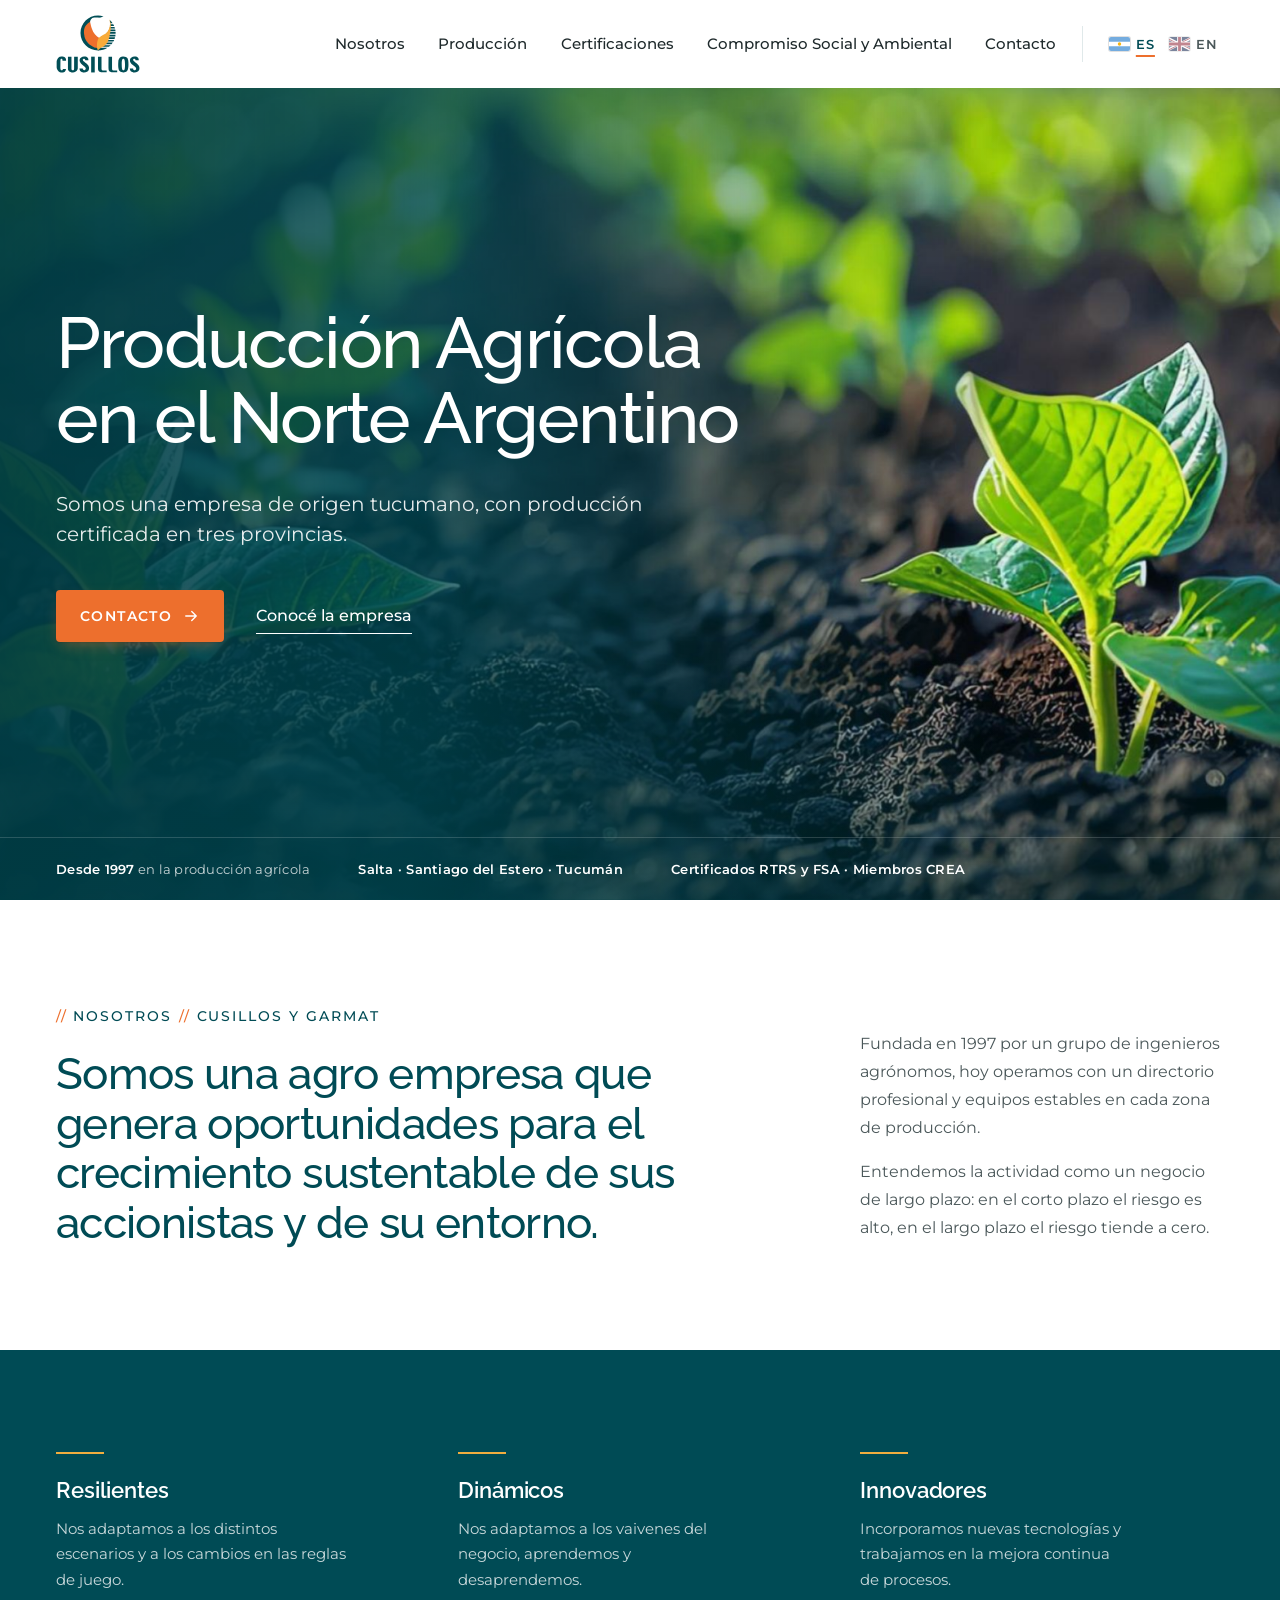
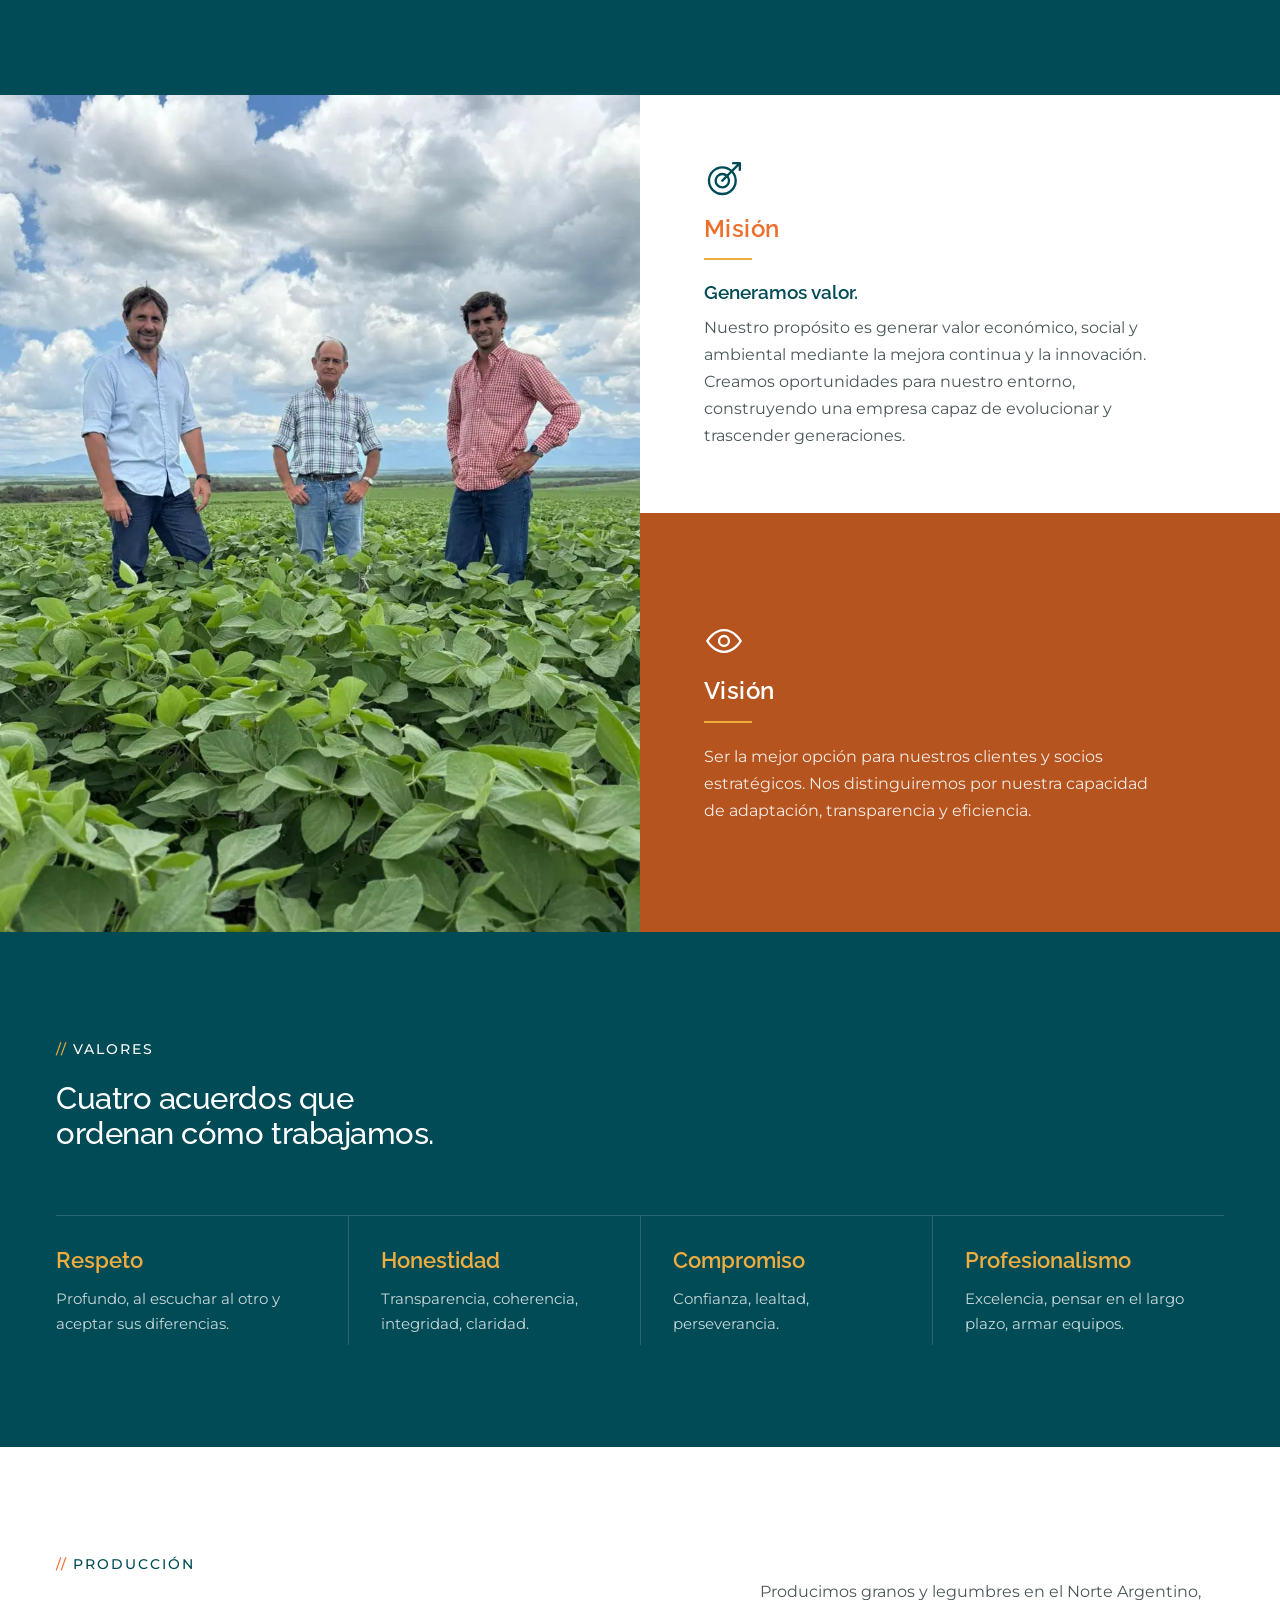
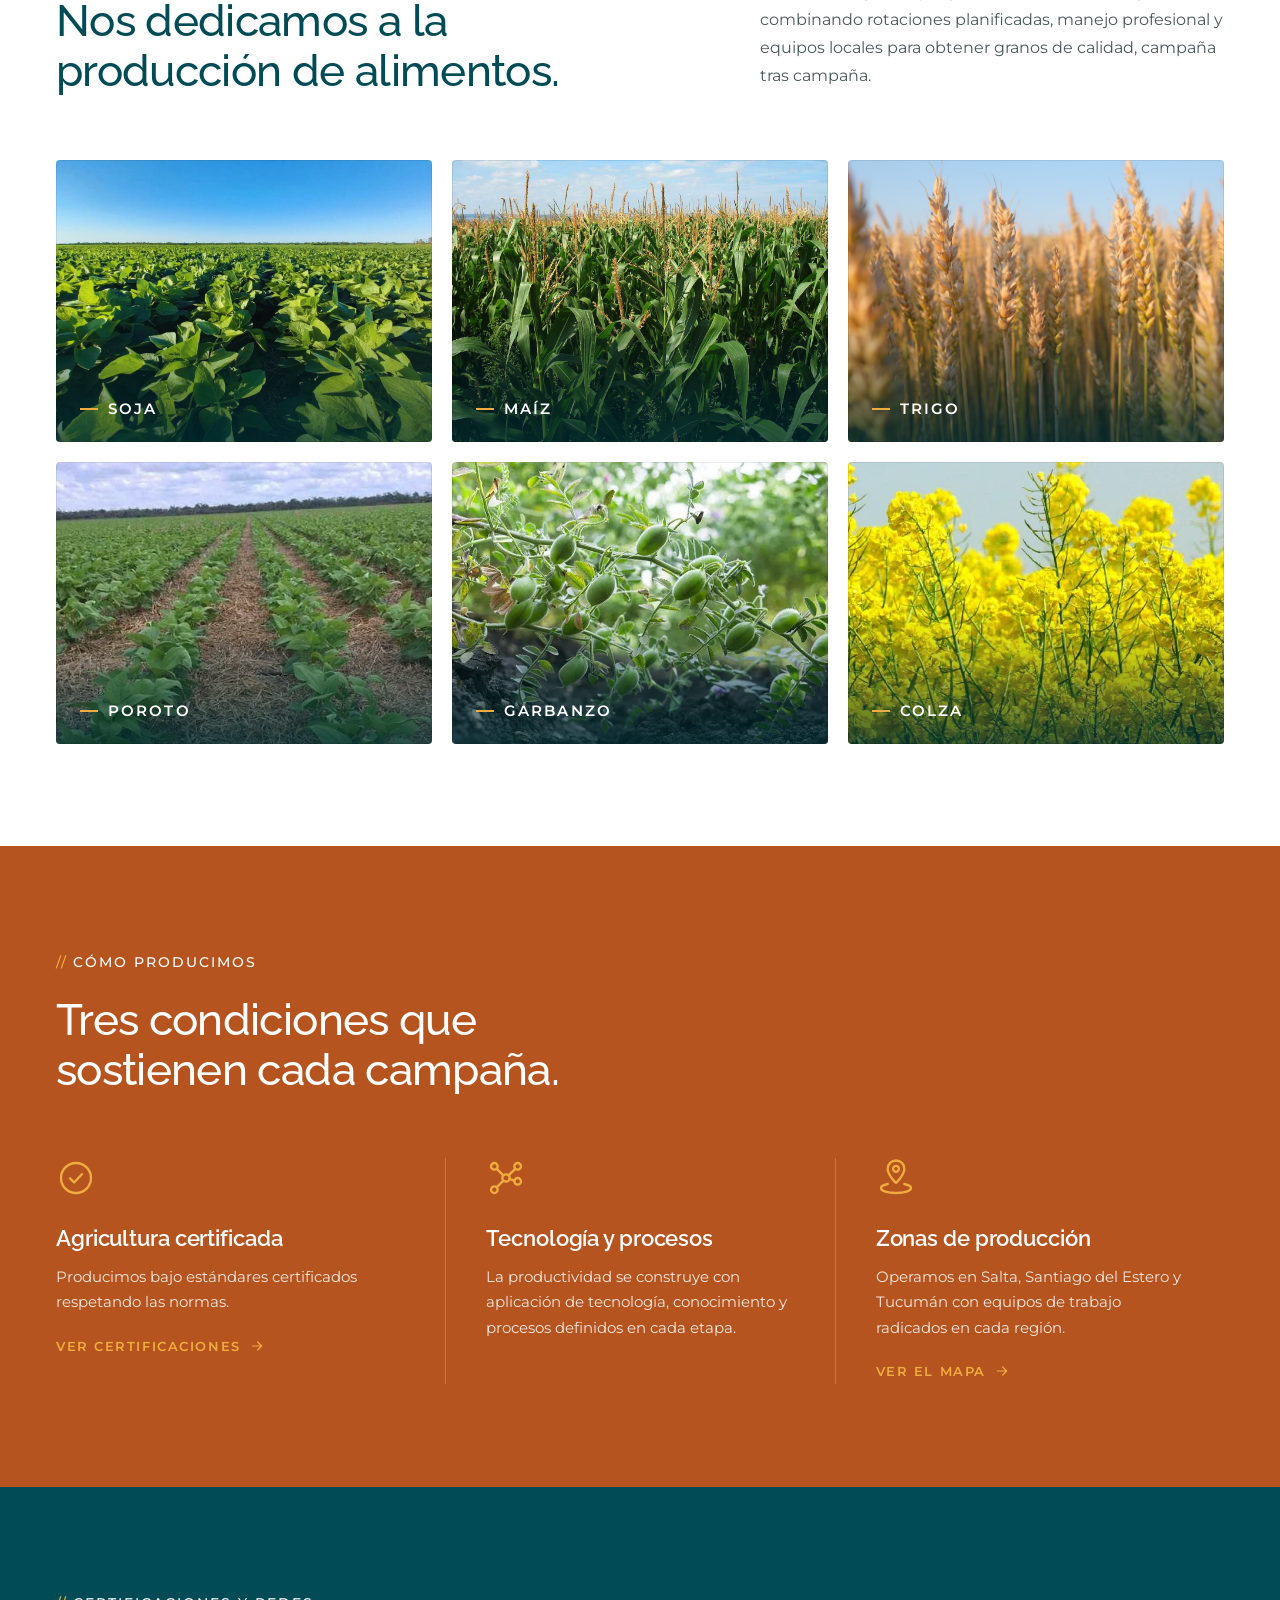
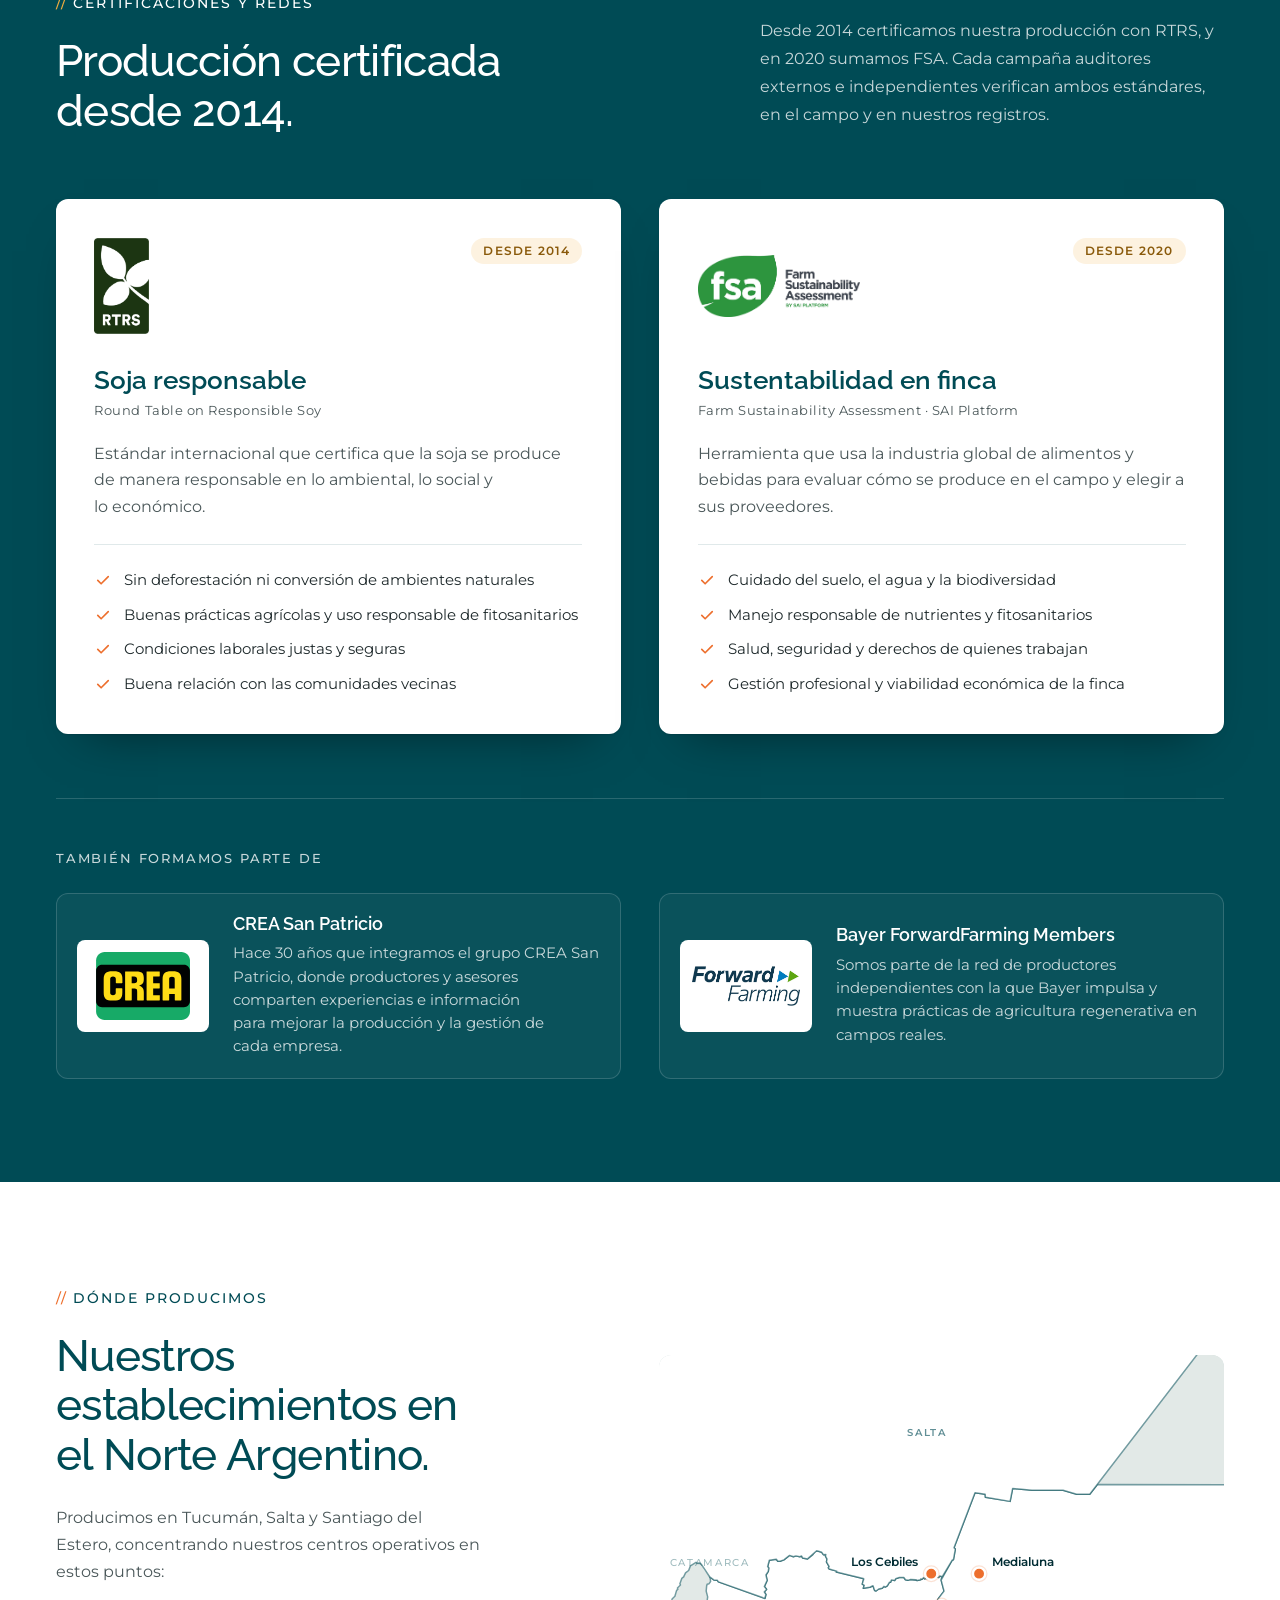
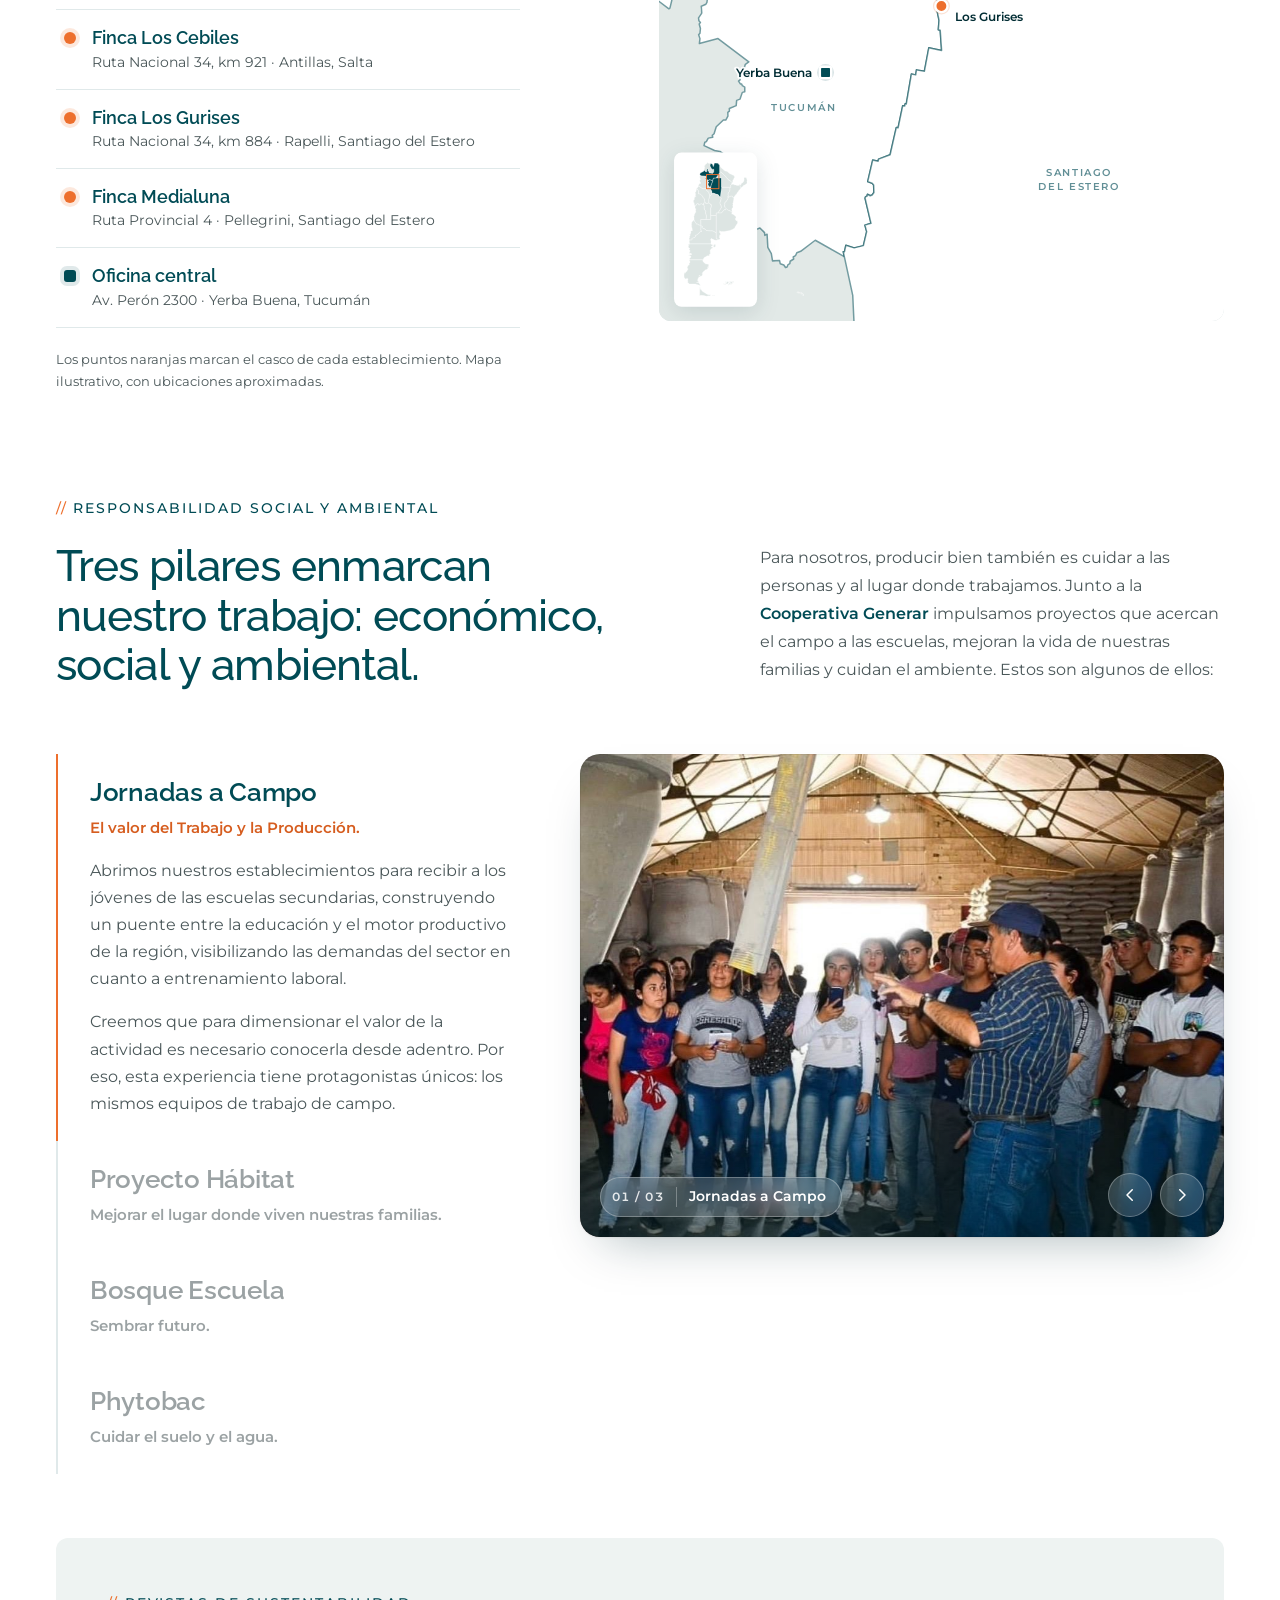
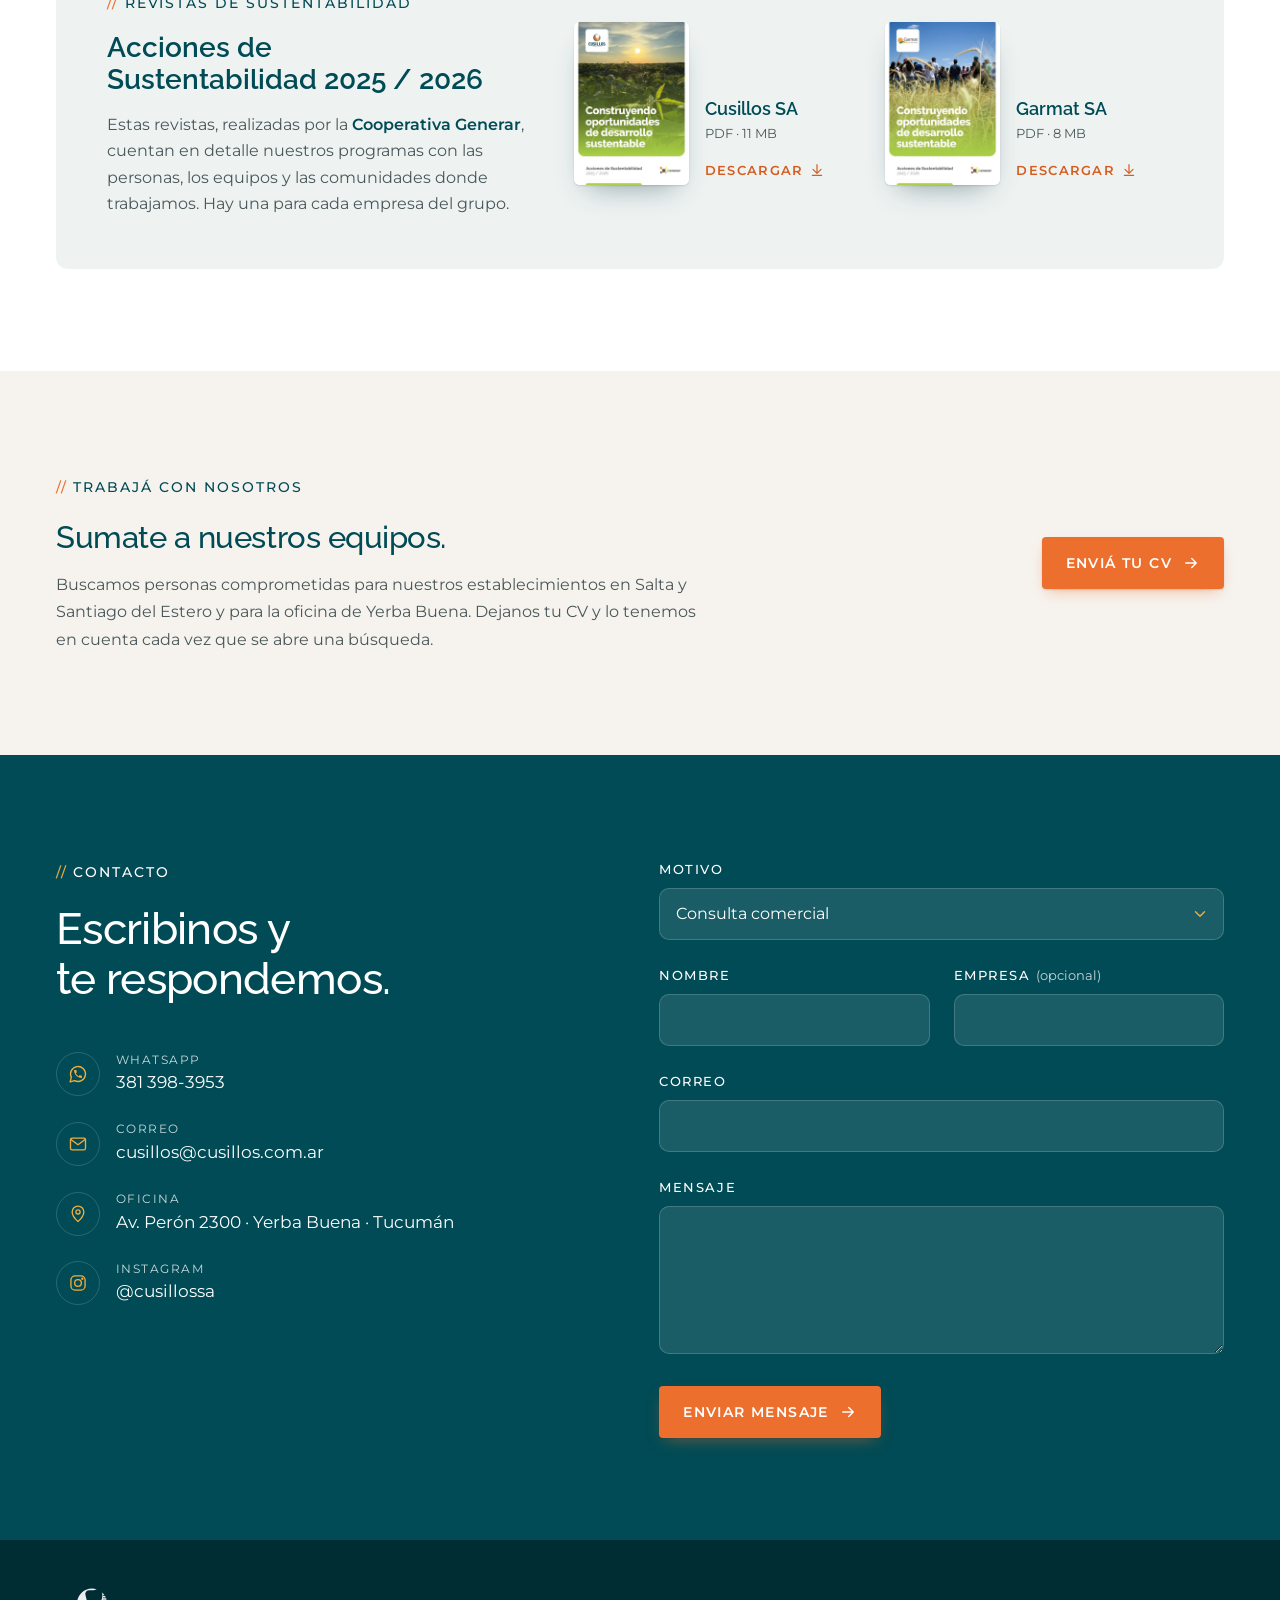
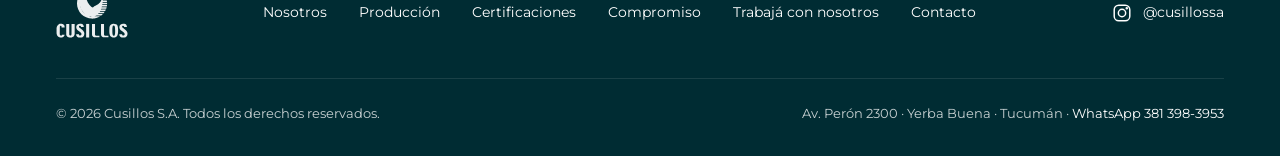
<file: index.html>
<!doctype html>
<html lang="es-AR">
<head>
  <meta charset="utf-8">
  <meta name="viewport" content="width=device-width, initial-scale=1, viewport-fit=cover">
  <title data-i18n="meta.title">Cusillos S.A. · Producción agrícola en el Norte Argentino</title>
  <meta name="description" data-i18n-content="meta.description" content="Agro empresa tucumana fundada en 1997. Producción certificada de soja, maíz, trigo, poroto, garbanzo y colza en Salta, Santiago del Estero y Tucumán.">
  <meta name="theme-color" content="#004b55">
  <meta name="google-site-verification" content="ZbLFSrkrlsihfRqGV2Tll0xJE0qVseuOQ_YC_8PCRGg">
  <link rel="canonical" href="https://www.cusillos.com.ar/">
  <link rel="icon" href="favicon.ico" sizes="48x48">
  <link rel="icon" href="assets/img/favicon.svg" type="image/svg+xml">
  <link rel="icon" href="assets/img/favicon-32.png" type="image/png" sizes="32x32">
  <link rel="apple-touch-icon" href="assets/img/apple-touch-icon.png">

  <meta property="og:type" content="website">
  <meta property="og:locale" content="es_AR">
  <meta property="og:site_name" content="Cusillos S.A.">
  <meta property="og:title" content="Cusillos S.A. · Producción agrícola en el Norte Argentino">
  <meta property="og:description" content="Producción certificada en Salta, Santiago del Estero y Tucumán desde 1997.">
  <meta property="og:url" content="https://www.cusillos.com.ar/">
  <meta property="og:image" content="https://www.cusillos.com.ar/assets/img/hero.jpg">
  <meta name="twitter:card" content="summary_large_image">

  <link rel="preconnect" href="https://fonts.googleapis.com">
  <link rel="preconnect" href="https://fonts.gstatic.com" crossorigin>
  <link href="https://fonts.googleapis.com/css2?family=Montserrat:wght@400;500;600&family=Raleway:wght@500;600&display=swap" rel="stylesheet">
  <link rel="preload" as="image" href="assets/img/hero.jpg">
  <link rel="stylesheet" href="styles.css">
  <script>document.documentElement.classList.add("js")</script>
  <link rel="alternate" hreflang="es" href="https://www.cusillos.com.ar/?lang=es">
  <link rel="alternate" hreflang="en" href="https://www.cusillos.com.ar/?lang=en">

  <script type="application/ld+json">
  {
    "@context": "https://schema.org",
    "@type": "Organization",
    "name": "Cusillos S.A.",
    "url": "https://www.cusillos.com.ar",
    "logo": "https://www.cusillos.com.ar/assets/img/logo-cusillos.png",
    "foundingDate": "1997",
    "email": "cusillos@cusillos.com.ar",
    "telephone": "+54 9 381 398-3953",
    "address": {
      "@type": "PostalAddress",
      "streetAddress": "Av. Perón 2300",
      "addressLocality": "Yerba Buena",
      "addressRegion": "Tucumán",
      "addressCountry": "AR"
    }
  }
  </script>
</head>
<body>
<a class="skip" href="#contenido" data-i18n="skip">Saltar al contenido</a>

<header class="header" id="top">
  <div class="container header__inner">
    <a href="#top" class="header__logo" data-i18n-aria-label="logo.home" aria-label="Cusillos S.A., volver al inicio">
      <img src="assets/img/logo-cusillos.svg?v=2" alt="Cusillos" width="90" height="63">
    </a>
    <nav class="nav" id="nav" data-i18n-aria-label="nav.label" aria-label="Principal">
      <a href="#nosotros" data-i18n="nav.about">Nosotros</a>
      <a href="#produccion" data-i18n="nav.production">Producción</a>
      <a href="#certificaciones" data-i18n="nav.certs">Certificaciones</a>
      <a href="#compromiso" data-i18n="nav.commitment">Compromiso Social y Ambiental</a>
      <a href="#contacto" data-i18n="nav.contact">Contacto</a>
    </nav>
    <div class="lang" role="group" aria-label="Idioma" data-i18n-aria-label="lang.label">
      <button type="button" class="lang__btn" data-lang="es" lang="es" aria-label="Español" aria-pressed="true"><svg class="lang__flag" viewBox="0 0 30 20" aria-hidden="true"><path fill="#74acdf" d="M0 0h30v20H0z"/><path fill="#fff" d="M0 6.67h30v6.66H0z"/><circle cx="15" cy="10" r="2.4" fill="#f6b40e"/></svg><span>ES</span></button>
      <button type="button" class="lang__btn" data-lang="en" lang="en" aria-label="English" aria-pressed="false"><svg class="lang__flag" viewBox="0 0 60 30" preserveAspectRatio="xMidYMid slice" aria-hidden="true"><clipPath id="flag-uk"><path d="M30 15h30v15zv15H0zH0V0zV0h30z"/></clipPath><path fill="#012169" d="M0 0h60v30H0z"/><path d="M0 0l60 30M60 0L0 30" stroke="#fff" stroke-width="6"/><path d="M0 0l60 30M60 0L0 30" clip-path="url(#flag-uk)" stroke="#c8102e" stroke-width="4"/><path d="M30 0v30M0 15h60" stroke="#fff" stroke-width="10"/><path d="M30 0v30M0 15h60" stroke="#c8102e" stroke-width="6"/></svg><span>EN</span></button>
    </div>
    <button class="nav-toggle" aria-label="Abrir menú" aria-expanded="false" aria-controls="nav">
      <span></span><span></span>
    </button>
  </div>
</header>

<main id="contenido">

  <!-- ============ HERO ============ -->
  <section class="hero" aria-labelledby="hero-title">
    <div class="hero__media" aria-hidden="true">
      <img src="assets/img/hero.jpg" alt="" fetchpriority="high">
    </div>
    <div class="container hero__content">
      <h1 id="hero-title" class="hero__title" data-enter data-i18n="hero.title">Producción Agrícola<br> en el Norte Argentino</h1>
      <p class="hero__lead" data-enter data-i18n="hero.lead">Somos una empresa de origen tucumano, con producción certificada en tres provincias.</p>
      <div class="hero__actions" data-enter>
        <a href="https://wa.me/5493813983953?text=Hola%2C%20les%20escribo%20desde%20la%20web%20de%20Cusillos." class="btn" target="_blank" rel="noopener" data-i18n-href="wa.href">
          <span data-i18n="nav.contact">Contacto</span>
          <svg class="btn__arrow" viewBox="0 0 24 24" aria-hidden="true"><path d="M5 12h14M13 6l6 6-6 6"/></svg>
        </a>
        <a href="#nosotros" class="link-light" data-i18n="hero.more">Conocé la empresa</a>
      </div>
    </div>
    <div class="hero__facts" data-enter>
      <div class="container hero__facts-inner">
        <p data-i18n="hero.fact1"><strong>Desde 1997</strong> en la producción agrícola</p>
        <p><strong>Salta · Santiago del Estero · Tucumán</strong></p>
        <p data-i18n="hero.fact3"><strong>Certificados RTRS y FSA · Miembros CREA</strong></p>
      </div>
    </div>
  </section>

  <!-- ============ NOSOTROS ============ -->
  <section class="section" id="nosotros" aria-labelledby="nosotros-title">
    <div class="container grid intro">
      <header class="intro__head" data-reveal>
        <p class="eyebrow"><span data-i18n="nav.about">Nosotros</span><span class="eyebrow__sep" aria-hidden="true">//</span><span data-i18n="about.group">Cusillos y Garmat</span></p>
        <h2 id="nosotros-title" class="h2" data-i18n="about.title">Somos una agro empresa que genera oportunidades para el crecimiento sustentable de sus accionistas y de su entorno.</h2>
      </header>
      <div class="intro__body" data-reveal>
        <p data-i18n="about.p1">Fundada en 1997 por un grupo de ingenieros agrónomos, hoy operamos con un directorio profesional y equipos estables en cada zona de producción.</p>
        <p data-i18n="about.p2">Entendemos la actividad como un negocio de largo plazo: en el corto plazo el riesgo es alto, en el largo plazo el riesgo tiende a cero.</p>
      </div>
    </div>
  </section>

  <section class="band band--teal pillars" data-i18n-aria-label="pillars.label" aria-label="Cómo somos">
    <div class="container grid pillars__grid" data-reveal-group>
      <article class="pillar">
        <h3 class="h3" data-i18n="pillars.1.t">Resilientes</h3>
        <p data-i18n="pillars.1.p">Nos adaptamos a los distintos escenarios y a los cambios en las reglas de juego.</p>
      </article>
      <article class="pillar">
        <h3 class="h3" data-i18n="pillars.2.t">Dinámicos</h3>
        <p data-i18n="pillars.2.p">Nos adaptamos a los vaivenes del negocio, aprendemos y desaprendemos.</p>
      </article>
      <article class="pillar">
        <h3 class="h3" data-i18n="pillars.3.t">Innovadores</h3>
        <p data-i18n="pillars.3.p">Incorporamos nuevas tecnologías y trabajamos en la mejora continua de procesos.</p>
      </article>
    </div>
  </section>

  <section class="mv" data-i18n-aria-label="mv.label" aria-label="Misión y visión">
    <figure class="mv__media">
      <picture>
        <source srcset="assets/img/mision-vision.webp" type="image/webp">
        <img src="assets/img/mision-vision.jpg" data-i18n-alt="mv.alt" alt="Equipo de Cusillos en un lote de soja" loading="lazy" decoding="async" width="960" height="1280">
      </picture>
    </figure>
    <div class="mv__panels">
      <article class="mv__panel" data-reveal>
        <svg class="icon" viewBox="0 0 24 24" aria-hidden="true"><circle cx="11" cy="13" r="8"/><circle cx="11" cy="13" r="4"/><path d="M11 13L21.5 2.5M17.5 2.5h4v4"/></svg>
        <h2 class="mv__title" data-i18n="mv.mission">Misión</h2>
        <p class="mv__lead" data-i18n="mv.mission.lead">Generamos valor.</p>
        <p data-i18n="mv.mission.p">Nuestro propósito es generar valor económico, social y ambiental mediante la mejora continua y la innovación. Creamos oportunidades para nuestro entorno, construyendo una empresa capaz de evolucionar y trascender generaciones.</p>
      </article>
      <article class="mv__panel mv__panel--rust" data-reveal>
        <svg class="icon" viewBox="0 0 24 24" aria-hidden="true"><path d="M2 12s3.6-6.5 10-6.5S22 12 22 12s-3.6 6.5-10 6.5S2 12 2 12z"/><circle cx="12" cy="12" r="3"/></svg>
        <h2 class="mv__title" data-i18n="mv.vision">Visión</h2>
        <p data-i18n="mv.vision.p">Ser la mejor opción para nuestros clientes y socios estratégicos. Nos distinguiremos por nuestra capacidad de adaptación, transparencia y eficiencia.</p>
      </article>
    </div>
  </section>

  <section class="band band--teal values" aria-labelledby="valores-title">
    <div class="container">
      <header class="values__head" data-reveal>
        <p class="eyebrow eyebrow--light" data-i18n="values.eyebrow">Valores</p>
        <h2 id="valores-title" class="h2 h2--sm" data-i18n="values.title">Cuatro acuerdos que ordenan cómo trabajamos.</h2>
      </header>
      <div class="values__grid" data-reveal-group>
        <div class="value"><h3 data-i18n="values.1.t">Respeto</h3><p data-i18n="values.1.p">Profundo, al escuchar al otro y aceptar sus diferencias.</p></div>
        <div class="value"><h3 data-i18n="values.2.t">Honestidad</h3><p data-i18n="values.2.p">Transparencia, coherencia, integridad, claridad.</p></div>
        <div class="value"><h3 data-i18n="values.3.t">Compromiso</h3><p data-i18n="values.3.p">Confianza, lealtad, perseverancia.</p></div>
        <div class="value"><h3 data-i18n="values.4.t">Profesionalismo</h3><p data-i18n="values.4.p">Excelencia, pensar en el largo plazo, armar equipos.</p></div>
      </div>
    </div>
  </section>

  <!-- ============ PRODUCCIÓN ============ -->
  <section class="section" id="produccion" aria-labelledby="produccion-title">
    <div class="container">
      <div class="grid intro intro--wide">
        <header class="intro__head" data-reveal>
          <p class="eyebrow" data-i18n="nav.production">Producción</p>
          <h2 id="produccion-title" class="h2" data-i18n="prod.title">Nos dedicamos a la producción de alimentos.</h2>
        </header>
        <div class="intro__body" data-reveal>
          <!-- TODO: texto definitivo de Producción -->
          <p data-i18n="prod.p">Producimos granos y legumbres en el Norte Argentino, combinando rotaciones planificadas, manejo profesional y equipos locales para obtener granos de calidad, campaña tras campaña.</p>
        </div>
      </div>

      <ul class="crops" role="list" data-reveal-group>
        <li class="crop"><img src="assets/img/soja.jpg" data-i18n-alt="crop.soja.alt" alt="Lote de soja" loading="lazy" width="1600" height="1070"><span class="crop__name" data-i18n="crop.soja">Soja</span></li>
        <li class="crop"><img src="assets/img/maiz.jpg" data-i18n-alt="crop.maiz.alt" alt="Lote de maíz" loading="lazy" width="1280" height="960"><span class="crop__name" data-i18n="crop.maiz">Maíz</span></li>
        <li class="crop"><img src="assets/img/trigo.jpg" data-i18n-alt="crop.trigo.alt" alt="Espigas de trigo" loading="lazy" width="1800" height="1200"><span class="crop__name" data-i18n="crop.trigo">Trigo</span></li>
        <li class="crop"><img src="assets/img/poroto.jpg" data-i18n-alt="crop.poroto.alt" alt="Lote de poroto" loading="lazy" width="640" height="360"><span class="crop__name" data-i18n="crop.poroto">Poroto</span></li>
        <li class="crop"><img src="assets/img/garbanzo.jpg" data-i18n-alt="crop.garbanzo.alt" alt="Planta de garbanzo con vainas" loading="lazy" width="995" height="553"><span class="crop__name" data-i18n="crop.garbanzo">Garbanzo</span></li>
        <li class="crop"><img src="assets/img/colza.jpg" data-i18n-alt="crop.colza.alt" alt="Colza en flor" loading="lazy" width="790" height="479"><span class="crop__name" data-i18n="crop.colza">Colza</span></li>
      </ul>
    </div>
  </section>

  <section class="band band--rust how" aria-labelledby="how-title">
    <div class="container">
      <header class="how__head" data-reveal>
        <p class="eyebrow eyebrow--light" data-i18n="how.eyebrow">Cómo producimos</p>
        <h2 id="how-title" class="h2" data-i18n="how.title">Tres condiciones que sostienen cada campaña.</h2>
      </header>
      <div class="how__grid" data-reveal-group>
        <article class="how__item">
          <svg class="icon icon--gold" viewBox="0 0 24 24" aria-hidden="true"><circle cx="12" cy="12" r="9"/><path d="M8.4 12.2l2.5 2.5 4.7-5"/></svg>
          <h3 class="h3" data-i18n="how.1.t">Agricultura certificada</h3>
          <p data-i18n="how.1.p">Producimos bajo estándares certificados respetando las normas.</p>
          <a href="#certificaciones" class="how__link"><span data-i18n="how.1.link">Ver certificaciones</span><svg viewBox="0 0 24 24" aria-hidden="true"><path d="M5 12h14M13 6l6 6-6 6"/></svg></a>
        </article>
        <article class="how__item">
          <svg class="icon icon--gold" viewBox="0 0 24 24" aria-hidden="true"><circle cx="12" cy="12" r="2.2"/><circle cx="5" cy="5" r="2"/><circle cx="19" cy="5" r="2"/><circle cx="5" cy="19" r="2"/><circle cx="19" cy="14" r="2"/><path d="M6.5 6.5l3.9 3.9M17.5 6.5l-3.9 3.9M6.5 17.5l3.9-3.9M17 13.6l-2.8-1"/></svg>
          <h3 class="h3" data-i18n="how.2.t">Tecnología y procesos</h3>
          <p data-i18n="how.2.p">La productividad se construye con aplicación de tecnología, conocimiento y procesos definidos en cada etapa.</p>
        </article>
        <article class="how__item">
          <svg class="icon icon--gold" viewBox="0 0 24 24" aria-hidden="true"><path d="M12 15s5-4.7 5-8.5a5 5 0 0 0-10 0C7 10.3 12 15 12 15z"/><circle cx="12" cy="6.5" r="1.8"/><path d="M7 15.6c-2.4.5-4 1.4-4 2.4 0 1.7 4 3 9 3s9-1.3 9-3c0-1-1.6-1.9-4-2.4"/></svg>
          <h3 class="h3" data-i18n="how.3.t">Zonas de producción</h3>
          <p data-i18n="how.3.p">Operamos en Salta, Santiago del Estero y Tucumán con equipos de trabajo radicados en cada región.</p>
          <a href="#zonas" class="how__link"><span data-i18n="how.3.link">Ver el mapa</span><svg viewBox="0 0 24 24" aria-hidden="true"><path d="M5 12h14M13 6l6 6-6 6"/></svg></a>
        </article>
      </div>
    </div>
  </section>

  <!-- ============ CERTIFICACIONES ============ -->
  <section class="band band--teal certs-section" id="certificaciones" aria-labelledby="certificaciones-title">
    <div class="container">
      <div class="grid certs-head">
        <header class="certs-head__title" data-reveal>
          <p class="eyebrow eyebrow--light" data-i18n="certs.eyebrow">Certificaciones y redes</p>
          <h2 id="certificaciones-title" class="h2" data-i18n="certs.title">Producción certificada desde 2014.</h2>
        </header>
        <div class="certs-head__body" data-reveal>
          <p data-i18n="certs.lead">Desde 2014 certificamos nuestra producción con RTRS, y en 2020 sumamos FSA. Cada campaña auditores externos e independientes verifican ambos estándares, en el campo y en nuestros registros.</p>
        </div>
      </div>

      <div class="cert-cards" data-reveal-group>
        <article class="cert-card">
          <div class="cert-card__top">
            <span class="cert-card__logo cert-card__logo--tall"><img src="assets/img/logo-rtrs.png" alt="RTRS, Round Table on Responsible Soy" loading="lazy" width="691" height="1210"></span>
            <span class="cert-card__since" data-i18n="certs.since">Desde 2014</span>
          </div>
          <h3 class="cert-card__title" data-i18n="certs.rtrs.t">Soja responsable</h3>
          <p class="cert-card__org">Round Table on Responsible Soy</p>
          <p class="cert-card__text" data-i18n="certs.rtrs.p">Estándar internacional que certifica que la soja se produce de manera responsable en lo ambiental, lo social y lo económico.</p>
          <ul class="cert-card__list" role="list">
            <li><svg class="cert-card__check" viewBox="0 0 24 24" aria-hidden="true"><path d="M5 12.5l4.5 4.5L19 7.5"/></svg><span data-i18n="certs.rtrs.1">Sin deforestación ni conversión de ambientes naturales</span></li>
            <li><svg class="cert-card__check" viewBox="0 0 24 24" aria-hidden="true"><path d="M5 12.5l4.5 4.5L19 7.5"/></svg><span data-i18n="certs.rtrs.2">Buenas prácticas agrícolas y uso responsable de fitosanitarios</span></li>
            <li><svg class="cert-card__check" viewBox="0 0 24 24" aria-hidden="true"><path d="M5 12.5l4.5 4.5L19 7.5"/></svg><span data-i18n="certs.rtrs.3">Condiciones laborales justas y seguras</span></li>
            <li><svg class="cert-card__check" viewBox="0 0 24 24" aria-hidden="true"><path d="M5 12.5l4.5 4.5L19 7.5"/></svg><span data-i18n="certs.rtrs.4">Buena relación con las comunidades vecinas</span></li>
          </ul>
        </article>
        <article class="cert-card">
          <div class="cert-card__top">
            <span class="cert-card__logo cert-card__logo--wide"><img src="assets/img/logo-fsa.png" alt="FSA, Farm Sustainability Assessment" loading="lazy" width="1476" height="565"></span>
            <span class="cert-card__since" data-i18n="certs.since.fsa">Desde 2020</span>
          </div>
          <h3 class="cert-card__title" data-i18n="certs.fsa.t">Sustentabilidad en finca</h3>
          <p class="cert-card__org">Farm Sustainability Assessment · SAI Platform</p>
          <p class="cert-card__text" data-i18n="certs.fsa.p">Herramienta que usa la industria global de alimentos y bebidas para evaluar cómo se produce en el campo y elegir a sus proveedores.</p>
          <ul class="cert-card__list" role="list">
            <li><svg class="cert-card__check" viewBox="0 0 24 24" aria-hidden="true"><path d="M5 12.5l4.5 4.5L19 7.5"/></svg><span data-i18n="certs.fsa.1">Cuidado del suelo, el agua y la biodiversidad</span></li>
            <li><svg class="cert-card__check" viewBox="0 0 24 24" aria-hidden="true"><path d="M5 12.5l4.5 4.5L19 7.5"/></svg><span data-i18n="certs.fsa.2">Manejo responsable de nutrientes y fitosanitarios</span></li>
            <li><svg class="cert-card__check" viewBox="0 0 24 24" aria-hidden="true"><path d="M5 12.5l4.5 4.5L19 7.5"/></svg><span data-i18n="certs.fsa.3">Salud, seguridad y derechos de quienes trabajan</span></li>
            <li><svg class="cert-card__check" viewBox="0 0 24 24" aria-hidden="true"><path d="M5 12.5l4.5 4.5L19 7.5"/></svg><span data-i18n="certs.fsa.4">Gestión profesional y viabilidad económica de la finca</span></li>
          </ul>
        </article>
      </div>
      <div class="networks" data-reveal>
        <p class="networks__label" data-i18n="networks.label">También formamos parte de</p>
        <div class="networks__grid">
          <article class="network">
            <span class="network__logo"><img src="assets/img/logo-crea.svg?v=2" alt="CREA" loading="lazy" width="138" height="100"></span>
            <div class="network__text">
              <h3 class="network__title">CREA San Patricio</h3>
              <p data-i18n="networks.crea">Hace 30 años que integramos el grupo CREA San Patricio, donde productores y asesores comparten experiencias e información para mejorar la producción y la gestión de cada empresa.</p>
            </div>
          </article>
          <article class="network">
            <span class="network__logo network__logo--wide"><img src="assets/img/logo-forwardfarming.png" alt="Bayer ForwardFarming" loading="lazy" width="853" height="325"></span>
            <div class="network__text">
              <h3 class="network__title">Bayer ForwardFarming Members</h3>
              <p data-i18n="networks.bff">Somos parte de la red de productores independientes con la que Bayer impulsa y muestra prácticas de agricultura regenerativa en campos reales.</p>
            </div>
          </article>
        </div>
      </div>
    </div>
  </section>

  <!-- ============ ZONAS ============ -->
  <section class="section zones" id="zonas" aria-labelledby="zonas-title">
    <div class="container grid zones__grid">
      <div class="zones__text" data-reveal>
        <p class="eyebrow" data-i18n="zones.eyebrow">Dónde producimos</p>
        <h2 id="zonas-title" class="h2" data-i18n="zones.title">Nuestros establecimientos en el Norte Argentino.</h2>
        <p class="zones__lead" data-i18n="zones.lead">Producimos en Tucumán, Salta y Santiago del Estero, concentrando nuestros centros operativos en estos puntos:</p>
        <ul class="zones__list" role="list">
          <li class="zone" data-pin="cebiles" tabindex="0">
            <span class="zone__dot" aria-hidden="true"></span>
            <span><strong>Finca Los Cebiles</strong><small>Ruta Nacional 34, km 921 · Antillas, Salta</small></span>
          </li>
          <li class="zone" data-pin="gurises" tabindex="0">
            <span class="zone__dot" aria-hidden="true"></span>
            <span><strong>Finca Los Gurises</strong><small>Ruta Nacional 34, km 884 · Rapelli, Santiago del Estero</small></span>
          </li>
          <li class="zone" data-pin="medialuna" tabindex="0">
            <span class="zone__dot" aria-hidden="true"></span>
            <span><strong>Finca Medialuna</strong><small data-i18n="zones.medialuna">Ruta Provincial 4 · Pellegrini, Santiago del Estero</small></span>
          </li>
          <li class="zone zone--office" data-pin="oficina" tabindex="0">
            <span class="zone__dot" aria-hidden="true"></span>
            <span><strong data-i18n="zones.office">Oficina central</strong><small>Av. Perón 2300 · Yerba Buena, Tucumán</small></span>
          </li>
        </ul>
        <p class="zones__note" data-i18n="zones.note">Los puntos naranjas marcan el casco de cada establecimiento. Mapa ilustrativo, con ubicaciones aproximadas.</p>
      </div>
      <figure class="zones__map" data-reveal>
        <!-- mapa:inicio -->
        <svg class="map" viewBox="0 0 600 602" role="img" aria-labelledby="map-title"><title id="map-title" data-i18n="zones.map">Mapa ilustrativo con las fincas de Cusillos en Salta y Santiago del Estero y la oficina en Yerba Buena, Tucumán</title><g class="map__lands"><path class="map__land" d="M831.3 541.6L1164.0 542.0L1162.5 548.1L1164.5 553.5L1154.6 565.0L1148.5 566.1L1136.6 564.0L1135.0 565.4L1132.7 571.5L1132.9 576.3L1129.6 580.3L1130.2 598.6L1133.7 601.7L1134.4 604.8L1132.9 617.0L1136.8 621.6L1138.6 626.9L1137.3 630.2L1133.2 634.8L1130.8 641.2L1130.0 651.1L1133.6 655.0L1134.1 656.8L1128.0 669.8L1121.5 678.7L1121.8 692.9L1120.0 698.3L1115.1 705.3L1113.7 710.2L1115.4 719.5L1113.5 723.1L1106.5 729.5L1103.8 731.2L1092.8 733.7L1090.2 739.7L1085.1 746.8L1083.4 752.1L1078.1 752.5L1069.1 755.9L1067.5 758.3L1067.4 768.6L1066.2 773.1L1059.8 777.8L1054.8 779.8L1053.2 782.0L1053.0 784.4L1056.9 793.2L1055.3 804.1L1055.4 812.1L1053.9 814.5L1051.7 829.1L1052.2 839.1L1051.1 847.5L1045.3 855.8L1044.7 859.1L1045.3 860.9L1050.8 865.2L1053.1 869.4L1055.6 882.0L1059.0 887.5L1051.4 905.5L1049.0 915.0L1049.9 922.5L1048.2 927.0L1044.1 930.3L1036.8 932.6L1038.0 938.0L1043.6 942.4L1042.7 945.7L1043.6 949.1L1040.7 953.1L1035.8 954.6L1034.8 956.5L1036.2 959.6L1040.9 962.9L1042.7 968.5L1045.9 974.0L1046.8 988.8L1041.8 997.4L1043.4 1002.4L1048.2 1006.8L1048.7 1008.9L1045.5 1013.6L1038.6 1018.4L1037.7 1026.7L1033.1 1036.9L1020.3 1048.3L1019.1 1053.3L1011.1 1067.8L1003.8 1076.2L1000.3 1077.0L997.9 1078.8L994.9 1084.9L994.6 1091.4L991.9 1099.2L988.4 1102.7L976.1 1108.0L975.5 1110.5L979.0 1117.9L977.5 1121.9L971.0 1129.3L970.2 1134.5L959.6 1138.6L957.7 1145.6L954.8 1149.4L952.6 1150.3L946.3 1150.0L941.1 1152.3L940.0 1154.5L942.0 1157.7L941.4 1162.9L931.3 1168.8L920.4 1178.3L909.6 1178.6L902.4 1180.1L894.0 1185.8L893.2 1188.6L894.1 1193.6L890.7 1194.8L888.3 1197.8L890.7 1204.6L891.9 1212.5L891.2 1215.0L888.9 1218.2L881.6 1223.1L881.3 1224.4L881.4 1227.7L887.0 1232.3L890.8 1238.0L891.4 1241.8L891.0 1244.0L885.9 1251.2L884.6 1256.0L885.1 1261.6L888.8 1270.2L887.3 1279.5L887.8 1285.2L886.6 1286.1L883.6 1285.9L881.7 1287.7L882.8 1297.8L881.0 1308.7L872.9 1317.4L877.3 1325.6L877.9 1331.1L876.6 1337.3L881.0 1345.8L882.2 1363.3L885.5 1368.8L890.9 1373.2L890.0 1377.3L887.5 1380.2L888.3 1385.0L896.9 1393.3L899.2 1402.2L916.4 1424.9L923.8 1428.5L926.4 1431.8L932.0 1434.8L940.7 1432.7L945.7 1433.8L948.5 1437.9L946.3 1441.3L946.5 1444.0L952.4 1447.3L953.5 1449.7L950.4 1447.7L951.6 1450.7L949.8 1452.3L947.8 1457.6L942.5 1462.6L942.0 1465.5L942.8 1466.6L940.8 1470.6L940.7 1473.2L929.2 1482.8L927.1 1493.2L928.6 1496.0L927.1 1499.3L924.5 1499.9L921.9 1502.5L922.0 1509.5L921.1 1511.4L911.8 1513.9L906.6 1513.5L901.9 1510.8L896.9 1510.4L890.0 1504.2L887.0 1503.0L876.1 1503.4L872.0 1501.9L867.7 1497.9L866.4 1495.2L857.1 1497.7L851.1 1503.5L850.5 1511.9L848.6 1514.9L727.7 1640.7L548.6 1640.8L696.4 1422.8L699.4 1422.5L701.7 1420.5L706.0 1414.0L717.3 1403.3L716.8 1395.1L719.8 1385.3L716.6 1381.1L718.8 1373.1L716.0 1363.4L713.8 1360.9L711.0 1360.0L706.5 1349.7L698.9 1349.9L692.8 1347.0L692.9 1342.2L701.6 1335.3L701.3 1331.8L696.8 1332.5L695.9 1330.7L699.6 1328.0L699.2 1325.3L696.4 1325.2L695.3 1323.9L695.5 1322.5L698.1 1320.8L696.8 1317.3L697.8 1315.3L693.2 1305.8L687.1 1298.0L682.8 1290.0L678.8 1275.4L662.3 1263.5L657.1 1257.6L654.3 1250.0L658.8 1227.8L655.6 1216.8L650.2 1210.2L651.1 1185.6L647.4 1178.5L665.6 1162.3L708.9 1014.2L664.5 968.8L728.9 541.7Z"/><path class="map__land" d="M37.3 -526.8L57.5 -518.8L62.6 -512.4L61.8 -504.3L80.8 -501.8L99.3 -477.4L100.9 -477.5L108.0 -471.6L111.5 -471.9L113.0 -473.6L119.2 -471.2L124.8 -472.0L129.7 -474.1L132.5 -473.4L134.7 -477.3L148.6 -473.9L150.3 -475.1L194.4 -475.7L193.0 -471.8L193.2 -465.5L190.2 -464.6L189.2 -461.2L187.6 -446.9L186.1 -442.3L188.2 -435.3L185.6 -433.0L182.7 -432.2L179.3 -423.2L179.7 -419.2L177.7 -418.2L176.0 -410.1L169.7 -400.9L169.3 -391.5L170.1 -389.9L169.1 -386.7L181.3 -378.8L181.1 -376.3L177.3 -370.2L176.0 -364.7L177.3 -363.0L176.6 -358.7L180.9 -354.4L180.6 -349.8L183.1 -342.7L182.6 -340.0L184.2 -339.8L184.7 -337.2L184.4 -330.7L187.2 -328.9L189.5 -325.4L192.5 -325.5L192.0 -323.6L193.2 -324.1L194.2 -323.2L194.0 -318.6L202.5 -318.0L205.0 -314.8L209.3 -313.8L212.6 -310.5L213.5 -297.9L212.0 -294.6L216.2 -291.5L213.9 -285.4L212.0 -283.6L211.8 -280.8L214.6 -278.9L217.1 -279.3L217.6 -274.9L220.2 -273.1L221.5 -269.3L225.1 -269.9L228.5 -269.1L231.2 -272.0L234.1 -266.5L236.9 -264.8L238.5 -260.6L237.7 -257.4L239.6 -256.5L238.1 -253.5L238.4 -251.3L236.8 -249.3L237.9 -248.0L237.4 -245.4L239.3 -242.5L243.3 -241.3L242.6 -235.9L246.9 -232.8L247.6 -235.0L255.8 -232.9L259.8 -236.5L263.2 -235.9L263.3 -237.8L271.9 -240.5L274.9 -237.8L275.7 -235.2L282.4 -233.6L286.8 -230.2L288.3 -229.8L289.5 -231.0L289.8 -229.9L292.0 -230.2L293.2 -228.1L295.0 -228.6L294.6 -225.7L300.6 -220.7L303.3 -213.7L305.0 -213.8L306.4 -212.5L305.5 -211.6L308.1 -210.4L308.6 -208.2L309.3 -209.3L313.5 -209.6L316.4 -213.3L315.1 -215.7L317.5 -218.3L317.6 -221.3L320.2 -225.8L322.8 -226.8L322.4 -229.2L352.8 -229.2L352.2 -134.1L353.3 -132.5L353.7 -122.8L350.0 -109.3L352.0 -108.2L350.5 -106.5L347.3 -97.1L343.6 -93.1L342.6 -89.6L338.1 -87.0L338.2 -83.6L332.5 -76.2L331.1 -76.5L327.9 -72.8L324.7 -73.7L323.4 -73.1L316.9 -76.4L312.1 -77.0L309.7 -72.8L309.8 -70.1L306.9 -66.6L302.8 -66.2L300.0 -59.1L294.5 -58.9L290.7 -46.9L285.6 -45.9L277.8 -40.8L274.6 -41.7L271.8 -44.6L271.7 -48.0L268.5 -49.3L265.3 -55.1L260.7 -56.2L258.4 -59.5L246.8 -65.9L245.2 -65.3L244.3 -61.2L242.0 -60.2L240.7 -56.6L241.6 -55.6L239.5 -49.7L241.0 -47.9L240.2 -48.0L238.9 -44.4L234.2 -43.1L223.6 -47.1L220.5 -46.7L210.8 -49.5L206.9 -56.3L202.1 -58.9L198.5 -63.8L193.2 -67.1L188.1 -65.8L187.8 -62.6L172.4 -60.1L168.7 -61.8L168.0 -63.3L169.1 -65.2L167.9 -66.9L166.1 -66.3L157.6 -68.7L156.2 -66.7L151.6 -72.2L148.0 -72.7L146.2 -71.5L145.2 -67.9L143.0 -69.5L139.9 -68.6L135.2 -73.6L130.7 -74.5L128.9 -76.3L127.3 -80.7L122.5 -80.8L122.2 -85.2L120.1 -87.6L118.0 -93.3L119.9 -102.7L115.8 -106.7L115.7 -110.1L111.5 -114.2L113.0 -117.5L110.7 -121.4L112.2 -127.4L110.3 -131.8L107.4 -133.5L108.3 -135.5L106.4 -136.6L102.1 -136.7L99.3 -140.6L89.6 -145.7L77.3 -145.0L77.1 -146.9L78.9 -150.7L78.2 -151.8L75.4 -152.0L73.3 -150.1L70.4 -149.7L69.4 -157.2L66.7 -160.3L67.5 -163.7L65.9 -170.0L68.0 -179.8L71.2 -230.6L69.4 -229.7L67.5 -230.8L55.5 -239.3L51.9 -243.6L47.3 -245.7L40.9 -247.0L41.1 -242.9L35.5 -234.9L32.4 -233.6L30.9 -230.8L28.6 -221.0L25.6 -219.4L22.3 -222.1L20.6 -220.3L20.4 -213.8L17.6 -210.2L18.6 -209.6L18.4 -205.3L17.2 -205.0L17.2 -203.2L14.2 -202.4L11.9 -194.1L12.7 -192.2L11.3 -189.5L13.8 -183.4L14.9 -176.3L12.0 -176.9L10.6 -175.9L11.3 -171.2L14.9 -165.1L13.8 -164.1L12.8 -157.9L13.8 -155.0L12.6 -151.1L13.4 -149.1L17.0 -148.9L14.9 -146.5L15.3 -142.2L12.3 -137.6L12.2 -132.5L13.5 -131.2L10.5 -124.3L5.5 -124.1L4.2 -118.0L0.7 -117.9L-4.4 -114.7L-2.9 -112.1L-5.1 -109.6L-8.2 -112.2L-14.4 -110.5L-14.9 -112.5L-16.7 -114.0L-21.7 -113.9L-30.2 -116.6L-35.2 -121.8L-40.6 -123.5L-42.5 -125.2L-45.5 -130.9L-50.0 -131.1L-53.4 -129.7L-59.6 -134.1L-66.1 -147.3L-66.3 -150.7L-71.6 -151.4L-75.6 -149.0L-83.5 -165.2L-117.4 -198.7L-83.2 -318.3L-112.4 -350.3L-104.3 -366.1L-86.8 -377.7L-88.8 -397.3L-80.5 -397.3L-73.6 -405.7L-51.1 -415.0L-51.4 -421.2L-47.9 -430.8L-44.5 -449.3L-36.3 -454.3L-29.0 -451.6L-26.6 -456.4L15.7 -468.3L15.7 -469.7L18.2 -470.0L19.1 -475.2L20.4 -475.8L21.9 -474.1L24.8 -475.4L24.5 -477.5L25.5 -478.6L24.1 -479.7L25.6 -481.7L24.3 -481.5L25.2 -483.1L24.2 -484.4L26.5 -486.3L25.6 -492.7L27.4 -496.1L27.0 -499.9L29.1 -501.3L29.2 -506.5L30.6 -507.3L32.9 -515.8L31.9 -525.9L34.5 -526.8L35.2 -528.1Z"/><path class="map__land" d="M393.2 822.2L396.3 822.6L401.2 814.0L410.2 814.5L410.1 816.8L408.5 818.0L408.3 819.8L414.4 821.0L415.7 823.3L415.6 826.4L420.2 828.7L421.1 827.9L432.2 828.1L432.5 826.9L433.6 827.7L434.2 826.7L443.3 828.3L449.2 827.2L451.8 828.3L459.2 828.4L456.9 838.9L460.0 838.9L460.1 844.3L560.6 857.5L557.0 858.8L555.6 863.0L555.9 864.3L557.7 864.7L558.4 869.6L561.6 870.4L561.7 873.0L563.7 875.8L562.9 879.3L568.7 880.3L573.2 884.5L577.0 884.2L578.3 885.4L582.7 886.0L583.8 887.4L580.8 892.2L583.8 895.6L588.8 895.2L594.4 897.1L599.0 896.9L597.3 907.3L592.8 914.6L593.4 917.3L592.1 918.9L593.1 922.1L592.5 923.4L593.8 925.4L593.3 930.8L602.4 939.8L604.6 944.9L657.9 945.5L664.5 968.8L708.9 1014.2L665.6 1162.3L647.4 1178.5L651.1 1185.6L650.2 1210.2L655.6 1216.8L658.8 1227.8L654.3 1250.0L657.1 1257.6L662.3 1263.5L678.8 1275.4L682.8 1290.0L687.1 1298.0L693.2 1305.8L697.8 1315.3L696.8 1317.3L698.1 1320.8L695.5 1322.5L695.3 1323.9L696.4 1325.2L699.2 1325.3L699.6 1328.0L695.9 1330.7L696.8 1332.5L701.3 1331.8L701.6 1335.3L692.9 1342.2L692.8 1347.0L698.9 1349.9L706.5 1349.7L711.0 1360.0L713.8 1360.9L716.0 1363.4L718.8 1373.1L716.6 1381.1L719.8 1385.3L716.8 1395.1L717.3 1403.3L706.0 1414.0L701.7 1420.5L699.4 1422.5L696.4 1422.8L548.6 1640.8L471.5 1640.7L471.4 1746.8L206.7 1749.0L206.3 1565.8L201.1 1435.8L206.0 1432.6L207.9 1428.8L212.2 1426.1L214.6 1422.2L213.9 1419.3L216.2 1413.0L218.4 1411.6L223.1 1402.7L219.6 1397.6L224.2 1392.8L226.1 1382.5L228.8 1378.7L227.1 1372.8L227.6 1368.7L231.6 1362.2L230.6 1357.9L231.0 1354.6L237.0 1348.1L234.7 1343.5L236.9 1340.7L235.2 1337.5L236.0 1334.8L241.0 1328.7L240.0 1323.4L241.1 1321.4L235.5 1313.5L235.5 1305.7L233.9 1303.0L235.0 1287.0L232.1 1281.5L229.2 1284.6L226.6 1285.5L223.5 1284.2L214.3 1284.2L190.5 1286.4L191.1 1282.4L189.4 1278.3L191.2 1275.2L190.3 1274.8L191.0 1273.1L190.0 1271.1L190.7 1270.7L187.3 1266.3L188.5 1259.1L187.0 1256.9L187.1 1252.6L185.8 1250.8L187.0 1250.4L186.2 1249.5L186.9 1249.3L185.3 1245.5L184.0 1245.7L177.8 1240.1L175.5 1239.5L174.4 1237.1L126.5 1212.8L104.6 1211.0L104.4 1065.8L142.3 970.5L158.0 906.7L198.7 894.2L232.6 859.9L228.6 816.6L334.5 799.8L379.9 808.8L383.4 821.3Z"/><path class="map__land" d="M634.7 -125.1L638.2 -126.3L639.6 -124.5L647.1 -121.2L649.5 -123.0L651.3 -120.3L656.5 -119.6L658.2 -115.7L656.8 -112.7L658.8 -111.2L659.4 -112.6L663.7 -112.5L663.3 -108.6L665.7 -110.1L672.9 -111.6L671.1 -108.3L671.9 -106.6L676.1 -109.9L678.3 -104.9L681.9 -107.2L683.8 -106.5L686.3 -103.1L687.8 -104.0L687.0 -107.2L693.1 -105.1L691.6 -101.3L694.0 -100.4L698.8 -101.6L699.4 -98.5L696.9 -97.4L698.7 -93.5L702.5 -100.4L703.2 -93.4L705.2 -92.9L709.2 -94.4L710.6 -91.8L715.0 -90.8L715.6 -88.4L721.3 -93.5L720.6 -90.8L721.5 -89.7L726.4 -87.4L727.6 -87.8L726.4 -84.4L731.7 -83.3L728.6 -80.3L731.6 -74.8L737.4 -73.3L737.7 -71.8L740.0 -71.5L742.4 -73.5L744.6 -73.7L745.5 -67.9L746.5 -70.8L748.8 -70.3L748.9 -68.2L746.7 -63.8L750.3 -61.0L754.0 -60.3L757.0 -57.1L758.7 -56.9L757.5 -54.4L758.7 -52.1L765.0 -47.3L765.9 -45.6L764.0 -44.7L764.5 -43.8L768.6 -40.9L770.7 -41.4L773.3 -40.0L779.6 -40.8L779.8 -36.5L782.8 -39.3L785.2 -36.4L794.7 -38.8L796.0 -36.3L799.1 -39.3L800.9 -33.8L803.1 -37.0L803.5 -33.5L805.4 -34.6L808.1 -32.5L807.8 -30.2L805.0 -31.7L807.5 -28.8L806.5 -26.1L810.7 -21.9L812.2 -25.8L814.3 -25.1L812.3 -24.1L813.5 -22.1L812.1 -19.9L814.4 -19.2L815.4 -17.2L815.6 -15.3L814.1 -15.9L814.4 -11.2L818.0 -10.9L816.4 -9.8L816.3 -7.7L821.9 -2.6L824.2 -2.6L824.4 0.5L828.0 1.3L826.3 2.5L826.9 3.9L828.7 3.9L831.9 8.1L834.7 6.7L833.6 8.8L836.0 10.2L835.3 12.3L836.6 12.8L839.4 11.4L839.1 14.4L844.0 16.9L845.6 21.1L850.5 22.2L850.9 23.0L847.5 24.3L847.7 26.6L848.6 26.6L849.7 24.6L850.6 27.6L852.8 28.4L855.1 27.8L857.7 29.2L858.5 31.2L865.9 31.7L866.0 32.6L863.5 32.4L867.1 38.6L868.2 36.9L872.0 38.0L877.2 37.7L874.2 41.4L878.2 43.3L878.8 42.6L879.6 45.9L881.5 45.8L881.3 47.4L884.6 46.4L888.3 49.1L888.6 47.8L886.7 45.4L891.8 46.4L889.1 51.4L893.2 52.3L893.5 53.3L891.7 53.1L892.1 54.3L894.3 54.3L895.3 56.4L896.0 55.2L898.7 56.3L899.2 53.2L902.2 56.4L904.4 55.0L904.9 60.0L906.0 57.4L908.6 56.8L909.1 54.6L910.8 55.4L913.8 58.2L914.1 62.6L917.0 61.9L917.7 66.4L920.6 67.5L924.3 71.4L924.1 75.1L926.0 74.3L926.5 80.1L928.7 78.7L930.6 82.5L932.5 83.5L935.2 82.0L936.3 82.8L937.8 81.3L938.5 87.0L940.0 87.3L940.2 88.7L939.0 91.2L941.4 90.8L944.2 92.6L940.9 93.2L942.0 95.9L945.0 95.6L942.6 98.8L945.1 98.3L946.8 96.3L946.1 99.4L948.8 100.4L950.1 106.1L953.5 105.6L954.0 107.5L955.6 107.2L957.8 109.3L955.2 113.4L957.4 112.1L958.4 117.7L957.5 119.2L955.1 119.5L955.7 122.0L956.7 123.5L958.1 121.9L958.6 123.9L960.8 124.6L957.5 126.6L959.7 127.8L958.4 128.8L959.2 129.4L962.0 129.6L964.0 131.0L961.1 131.4L965.4 134.3L962.7 135.2L964.4 136.6L965.1 139.3L965.9 139.4L966.0 137.4L970.4 135.5L970.8 137.8L972.0 137.6L974.5 139.9L976.7 138.9L976.5 141.1L978.0 140.8L981.5 142.9L982.6 141.8L986.9 144.4L989.5 146.9L989.0 150.2L990.5 151.3L992.6 152.2L995.4 150.2L994.3 153.7L999.2 158.3L1001.1 156.5L1001.1 158.9L1003.4 158.3L1004.4 159.8L1003.6 162.1L1011.2 163.8L1010.6 166.1L1012.0 168.3L1010.9 170.7L1012.4 169.5L1014.0 170.0L1014.3 170.7L1012.1 171.3L1013.4 172.1L1014.2 171.4L1016.4 173.1L1017.5 176.5L1018.9 175.4L1020.7 178.0L1019.0 178.9L1021.3 180.0L1022.8 179.3L1022.4 180.4L1023.9 180.1L1024.7 181.2L1026.0 180.1L1024.9 182.3L1028.5 183.4L1027.9 185.1L1029.5 183.7L1030.2 184.2L1029.5 187.2L1031.1 188.1L1030.1 190.2L1031.8 189.2L1030.5 191.5L1032.2 193.7L1034.2 192.7L1033.8 194.3L1035.2 196.3L1034.6 197.8L1037.2 197.2L1037.3 199.5L1038.1 197.9L1039.1 199.0L1041.2 197.9L1042.9 198.4L1043.1 199.8L1040.7 199.5L1043.4 202.2L1042.1 203.0L1042.7 206.4L1041.7 207.2L1043.1 208.5L1044.0 207.1L1044.1 208.6L1042.6 210.0L1043.7 211.0L1041.2 213.3L1042.4 214.4L1041.8 217.7L1046.3 218.4L1044.5 222.5L1046.4 222.1L1046.3 221.1L1049.8 221.0L1047.7 219.6L1048.5 219.5L1047.8 218.0L1052.5 219.2L1052.9 217.6L1054.3 220.4L1056.2 218.8L1057.8 224.2L1062.0 223.8L1061.9 222.4L1063.0 223.0L1063.8 222.2L1064.3 223.8L1066.5 222.6L1067.8 225.3L1069.9 224.3L1069.7 225.7L1070.9 224.6L1072.7 225.8L1074.6 223.8L1075.7 225.5L1076.1 223.3L1077.5 224.3L1078.7 223.5L1083.3 228.7L1081.4 228.5L1080.8 230.4L1081.7 231.6L1080.2 232.1L1083.0 233.5L1082.2 236.1L1085.5 240.5L1084.9 242.4L1087.5 242.9L1087.5 244.0L1085.2 245.0L1087.0 245.9L1086.6 248.6L1084.1 248.4L1084.1 249.4L1086.8 250.3L1087.8 252.8L1091.2 256.0L1093.3 254.3L1094.9 255.6L1098.0 252.7L1098.3 256.3L1100.4 255.6L1103.4 258.0L1107.3 257.9L1107.0 256.4L1110.8 256.9L1114.8 254.1L1116.5 254.6L1117.8 253.4L1116.9 252.3L1118.2 250.3L1119.8 251.0L1120.4 249.2L1124.6 249.4L1124.8 251.7L1122.8 250.9L1122.5 252.4L1126.0 254.3L1129.2 254.0L1126.3 257.1L1129.8 257.2L1133.7 259.6L1135.6 262.3L1139.6 260.7L1140.7 262.3L1142.4 262.1L1142.4 263.5L1145.7 262.2L1148.4 263.2L1153.0 266.7L1155.1 272.0L1159.3 274.5L1160.0 277.5L1166.8 279.6L1168.2 285.4L1169.9 287.2L1173.3 288.2L1178.1 287.2L1177.7 290.2L1179.4 290.0L1179.2 291.0L1181.2 290.2L1182.3 293.7L1183.8 294.8L1183.0 296.3L1185.5 301.6L1189.2 301.5L1192.2 299.4L1193.9 300.1L1194.7 305.6L1195.8 307.0L1195.1 308.4L1198.3 309.5L1199.5 311.3L1201.2 310.7L1203.4 311.8L1206.0 315.1L1209.2 316.4L1212.0 316.2L1211.2 317.8L1212.2 318.9L1212.4 323.1L1214.2 323.3L1216.1 327.2L1216.2 325.0L1218.3 325.3L1217.8 328.0L1219.9 328.0L1223.5 334.1L1225.3 334.6L1227.4 337.7L1225.9 338.7L1227.2 340.4L1228.0 338.8L1230.7 338.5L1231.7 341.0L1235.0 339.7L1234.1 341.3L1235.2 341.8L1237.1 340.2L1237.8 342.5L1238.3 340.7L1239.0 341.1L1239.9 342.6L1238.7 346.7L1240.6 345.3L1241.7 346.2L1241.3 350.9L1229.3 357.8L1226.3 358.4L1222.6 357.5L1226.8 364.3L1228.0 368.5L1226.5 371.0L1222.8 369.2L1219.8 370.6L1220.0 372.3L1223.4 377.4L1223.0 379.2L1220.4 380.7L1219.5 376.7L1214.5 376.1L1213.3 377.4L1215.1 381.6L1214.3 389.2L1206.2 389.0L1202.0 390.2L1199.7 392.4L1197.8 398.8L1198.2 402.0L1207.4 407.2L1209.1 409.3L1208.0 416.8L1204.8 422.5L1205.2 424.7L1197.1 431.7L1192.2 432.5L1185.3 435.7L1181.8 434.7L1179.8 435.6L1175.6 442.8L1164.4 455.6L1166.0 468.2L1164.2 474.6L1171.5 481.2L1174.0 487.1L1175.4 504.7L1173.3 514.4L1170.0 522.3L1172.4 535.4L1168.0 544.0L1166.9 551.7L1164.5 553.5L1162.7 549.8L1164.0 542.0L728.9 541.7L729.0 138.5L465.8 137.5L631.9 -78.8L632.0 -127.3L634.4 -132.7L637.0 -128.1Z"/><path class="map__land" d="M636.6 -406.6L639.9 -408.7L639.8 -405.6L641.0 -405.0L640.5 -400.4L641.4 -402.4L645.8 -401.7L645.4 -398.8L648.6 -396.7L648.7 -392.2L646.8 -391.2L646.7 -388.6L644.0 -387.1L645.6 -387.0L646.3 -384.7L648.3 -384.4L647.3 -382.3L648.5 -381.8L648.4 -383.1L649.9 -383.2L652.2 -381.2L652.7 -379.2L655.5 -383.3L655.0 -378.0L653.3 -376.5L654.4 -374.8L653.7 -372.7L656.0 -373.6L657.4 -371.0L653.7 -370.8L654.3 -367.5L656.2 -369.0L660.1 -363.9L659.3 -361.7L660.1 -359.9L663.3 -359.3L662.0 -358.8L663.9 -357.6L663.1 -356.0L665.7 -353.5L666.8 -353.6L668.0 -349.4L670.0 -351.7L670.9 -348.1L673.0 -347.8L673.5 -344.7L675.4 -344.4L675.8 -341.9L678.4 -340.8L679.8 -335.6L681.3 -334.1L680.3 -332.1L680.8 -330.7L681.8 -331.5L683.4 -329.7L683.7 -331.0L684.8 -330.3L684.0 -328.8L685.2 -326.6L683.0 -322.5L685.4 -323.6L685.4 -322.2L683.7 -320.3L684.3 -319.2L685.8 -319.7L685.1 -316.6L686.2 -317.8L687.3 -314.4L692.1 -312.5L691.5 -310.0L693.8 -310.3L694.7 -306.7L698.5 -306.6L700.5 -305.3L701.3 -306.3L702.3 -305.3L701.8 -303.3L703.4 -304.1L704.2 -302.3L704.9 -303.8L706.1 -303.6L710.6 -296.7L712.6 -296.4L712.8 -293.3L714.4 -291.3L716.6 -291.7L716.4 -289.9L719.2 -290.4L722.4 -288.9L725.4 -284.0L725.4 -277.7L729.4 -276.4L732.9 -273.3L733.6 -271.2L736.4 -270.7L735.0 -270.2L735.3 -269.4L740.5 -270.9L740.7 -269.6L742.5 -270.3L745.1 -269.5L747.8 -265.8L750.3 -266.0L749.7 -264.3L751.3 -262.7L751.3 -259.9L753.9 -258.3L755.8 -259.0L759.2 -257.7L757.9 -255.3L758.1 -253.4L760.6 -250.4L762.4 -245.3L765.0 -246.4L765.8 -244.9L766.6 -246.2L768.4 -245.2L769.3 -246.2L773.9 -241.4L776.8 -241.7L779.3 -239.3L779.3 -241.4L780.6 -239.6L784.3 -240.9L785.1 -238.5L789.6 -237.4L791.4 -234.5L792.8 -235.2L793.4 -233.1L795.3 -234.2L793.5 -230.7L794.9 -232.2L796.5 -231.1L795.8 -229.4L798.0 -229.5L800.5 -225.3L805.4 -223.4L809.3 -225.3L808.4 -223.7L811.3 -224.1L813.1 -220.8L816.1 -220.2L814.6 -219.7L815.9 -218.5L818.4 -218.8L818.2 -215.4L819.7 -217.7L819.8 -215.7L822.1 -215.2L824.7 -212.7L822.9 -210.4L824.5 -208.4L823.2 -205.2L823.8 -203.6L826.0 -202.9L825.1 -201.3L828.4 -196.6L829.5 -196.9L832.3 -190.5L836.1 -187.8L835.3 -185.4L840.5 -178.4L843.9 -179.2L844.8 -177.1L845.6 -178.9L846.5 -178.4L847.9 -179.3L847.0 -180.4L848.6 -180.6L852.5 -178.4L853.3 -176.1L859.0 -171.4L860.3 -172.2L860.4 -171.0L861.7 -170.9L861.0 -169.6L861.9 -168.4L868.3 -169.0L869.4 -167.4L871.6 -168.3L877.2 -167.1L878.0 -168.2L879.5 -166.3L882.3 -166.6L882.3 -165.5L885.7 -163.1L887.5 -164.5L893.3 -161.9L898.1 -162.8L900.0 -161.6L899.4 -160.7L902.1 -160.3L900.8 -159.9L901.4 -156.1L903.3 -154.4L901.7 -153.3L906.2 -154.1L907.1 -152.2L914.0 -151.3L917.4 -154.7L918.8 -154.7L924.2 -152.7L926.5 -150.1L932.4 -147.3L934.7 -142.4L941.0 -142.6L942.6 -140.6L946.9 -139.1L965.5 -138.7L973.1 -140.4L976.0 -141.6L976.4 -142.8L978.4 -142.1L981.1 -144.3L986.3 -144.2L1073.2 -88.9L1073.7 -86.0L1075.7 -84.7L1075.9 -82.0L1078.2 -79.2L1080.7 -78.1L1081.3 -75.9L1088.6 -73.7L1092.2 -63.1L1096.9 -61.6L1101.0 -57.6L1106.5 -56.8L1109.0 -52.3L1117.6 -49.3L1118.8 -46.8L1122.0 -45.2L1122.6 -43.1L1125.8 -41.6L1126.5 -39.9L1129.1 -38.9L1130.8 -40.1L1133.9 -39.4L1137.3 -37.7L1138.2 -35.8L1141.0 -34.8L1142.5 -32.7L1150.3 -32.3L1151.3 -30.6L1161.0 -25.0L1164.8 -20.1L1166.9 -20.9L1169.8 -19.4L1175.8 -13.4L1185.6 -11.9L1188.2 -13.0L1190.3 -10.2L1191.0 -6.8L1194.0 -6.9L1196.4 -3.2L1200.2 -4.4L1206.0 -3.2L1211.8 -5.0L1214.3 -3.4L1215.3 -3.8L1219.0 0.1L1221.4 -1.1L1223.5 1.4L1227.1 1.9L1230.5 4.9L1232.2 5.0L1233.8 7.5L1234.1 12.6L1237.2 12.6L1239.8 17.7L1246.4 20.9L1247.5 25.2L1248.7 25.8L1252.2 23.6L1251.6 22.9L1253.9 21.7L1255.5 18.5L1259.1 16.7L1260.7 14.1L1265.4 13.3L1266.3 14.0L1265.5 15.8L1267.0 16.4L1266.6 17.3L1268.9 17.1L1270.2 20.3L1273.3 20.9L1274.0 20.0L1275.0 21.6L1275.4 20.8L1277.0 21.5L1276.4 22.7L1278.8 23.9L1278.9 27.8L1281.7 28.1L1282.6 29.2L1286.1 27.3L1289.4 33.7L1292.5 32.4L1294.2 33.0L1295.1 32.0L1297.5 33.0L1299.1 31.8L1300.6 36.1L1300.1 38.6L1303.8 40.7L1304.4 39.1L1306.7 38.3L1307.3 39.7L1309.0 38.1L1310.6 39.2L1314.4 38.4L1314.2 39.5L1316.0 40.2L1317.8 38.8L1320.0 40.3L1321.4 39.8L1322.9 41.9L1322.3 42.8L1323.3 42.6L1322.9 44.6L1324.0 45.1L1323.3 46.1L1325.1 47.1L1325.1 48.4L1326.7 48.3L1328.8 51.2L1329.7 50.3L1330.0 51.3L1332.3 51.6L1332.0 52.6L1333.8 52.0L1335.6 55.6L1336.7 55.3L1337.3 56.8L1337.9 56.2L1337.1 58.0L1338.1 58.9L1337.5 59.7L1338.6 59.6L1337.8 61.2L1338.7 61.4L1337.3 62.0L1338.4 63.1L1337.1 63.7L1339.4 65.1L1338.7 66.3L1340.7 66.2L1339.8 69.4L1341.7 68.2L1342.7 69.3L1341.5 70.1L1343.4 71.5L1342.7 73.6L1344.3 72.8L1344.0 74.6L1345.7 74.4L1345.4 76.0L1347.0 75.0L1345.0 77.4L1346.5 78.9L1345.7 81.2L1347.3 81.3L1347.9 83.1L1348.4 82.5L1349.0 84.7L1353.7 88.9L1355.0 91.8L1362.1 94.8L1367.6 103.7L1367.4 107.3L1364.7 114.0L1366.2 118.7L1365.7 121.5L1364.6 123.8L1360.8 123.7L1360.4 129.0L1358.9 131.8L1355.8 131.5L1352.4 128.3L1350.0 128.5L1350.7 137.9L1349.5 139.6L1343.1 137.0L1339.6 138.0L1335.9 146.3L1337.2 148.0L1341.2 147.6L1342.0 148.8L1334.8 156.2L1332.2 157.0L1328.8 155.2L1326.6 155.5L1327.7 160.0L1331.3 165.2L1331.3 167.7L1328.3 171.6L1321.8 173.4L1321.1 177.6L1324.7 181.0L1325.1 183.3L1318.6 186.2L1316.1 191.1L1322.5 195.7L1322.3 199.3L1312.4 203.4L1308.2 209.2L1297.6 215.4L1294.3 217.0L1289.6 216.4L1286.0 217.9L1281.7 224.4L1281.6 230.0L1275.5 229.0L1278.4 232.3L1283.5 235.3L1284.0 237.4L1283.1 239.3L1274.8 243.4L1274.3 248.0L1276.3 251.9L1275.4 257.9L1274.0 259.7L1267.6 263.1L1265.9 266.6L1266.4 269.8L1272.2 276.6L1270.0 277.8L1264.8 277.8L1264.0 279.5L1268.1 283.6L1265.4 290.1L1269.3 294.3L1270.1 300.7L1267.7 304.9L1270.6 309.1L1266.9 310.5L1262.2 308.4L1260.0 308.9L1260.6 321.5L1262.2 327.0L1260.0 329.0L1254.9 328.2L1256.3 334.7L1252.8 337.0L1248.5 337.2L1248.4 339.3L1251.1 344.6L1250.0 347.5L1246.8 347.8L1243.0 346.6L1241.8 349.3L1241.2 345.7L1238.7 346.7L1239.9 342.6L1238.3 340.7L1237.8 342.5L1237.1 340.2L1235.2 341.8L1234.1 341.3L1235.0 339.7L1231.7 341.0L1230.7 338.5L1228.0 338.8L1227.2 340.4L1225.9 338.7L1227.4 337.7L1225.3 334.6L1223.5 334.1L1219.9 328.0L1217.8 328.0L1218.3 325.3L1216.2 325.0L1216.1 327.2L1214.2 323.3L1212.4 323.1L1212.2 318.9L1211.2 317.8L1212.0 316.2L1209.2 316.4L1206.0 315.1L1203.4 311.8L1201.2 310.7L1199.5 311.3L1198.3 309.5L1195.1 308.4L1195.8 307.0L1194.7 305.6L1193.9 300.1L1192.2 299.4L1189.2 301.5L1185.5 301.6L1183.0 296.3L1183.8 294.8L1182.3 293.7L1181.2 290.2L1179.2 291.0L1179.4 290.0L1177.7 290.2L1178.1 287.2L1173.3 288.2L1169.9 287.2L1168.2 285.4L1166.8 279.6L1160.0 277.5L1159.3 274.5L1155.1 272.0L1153.0 266.7L1148.4 263.2L1145.7 262.2L1142.4 263.5L1142.4 262.1L1140.7 262.3L1139.6 260.7L1135.6 262.3L1133.7 259.6L1129.8 257.2L1126.3 257.1L1129.2 254.0L1126.0 254.3L1122.5 252.4L1122.8 250.9L1124.8 251.7L1124.6 249.4L1120.4 249.2L1119.8 251.0L1118.2 250.3L1116.9 252.3L1117.8 253.4L1116.5 254.6L1114.8 254.1L1110.8 256.9L1107.0 256.4L1107.3 257.9L1103.4 258.0L1100.4 255.6L1098.3 256.3L1098.0 252.7L1094.9 255.6L1093.3 254.3L1091.2 256.0L1087.8 252.8L1086.8 250.3L1084.1 249.4L1084.1 248.4L1086.6 248.6L1087.0 245.9L1085.2 245.0L1087.5 244.0L1087.5 242.9L1084.9 242.4L1085.5 240.5L1082.2 236.1L1083.0 233.5L1080.2 232.1L1081.7 231.6L1080.8 230.4L1081.4 228.5L1083.3 228.7L1078.7 223.5L1077.5 224.3L1076.1 223.3L1075.7 225.5L1074.6 223.8L1072.7 225.8L1070.9 224.6L1069.7 225.7L1069.9 224.3L1067.8 225.3L1066.5 222.6L1064.3 223.8L1063.8 222.2L1063.0 223.0L1061.9 222.4L1062.0 223.8L1057.8 224.2L1056.2 218.8L1054.3 220.4L1052.9 217.6L1052.5 219.2L1047.8 218.0L1048.5 219.5L1047.7 219.6L1049.8 221.0L1046.3 221.1L1046.4 222.1L1044.5 222.5L1046.3 218.4L1041.8 217.7L1042.4 214.4L1041.2 213.3L1043.7 211.0L1042.6 210.0L1044.1 208.6L1044.0 207.1L1043.1 208.5L1041.7 207.2L1042.7 206.4L1042.1 203.0L1043.4 202.2L1040.7 199.5L1043.1 199.8L1042.9 198.4L1041.2 197.9L1039.1 199.0L1038.1 197.9L1037.3 199.5L1037.2 197.2L1034.6 197.8L1035.2 196.3L1033.8 194.3L1034.2 192.7L1032.2 193.7L1030.5 191.5L1031.8 189.2L1030.1 190.2L1031.1 188.1L1029.5 187.2L1030.2 184.2L1029.5 183.7L1027.9 185.1L1028.5 183.4L1024.9 182.3L1026.0 180.1L1024.7 181.2L1023.9 180.1L1022.4 180.4L1022.8 179.3L1021.3 180.0L1019.0 178.9L1020.7 178.0L1018.9 175.4L1017.5 176.5L1016.4 173.1L1014.2 171.4L1013.4 172.1L1012.1 171.3L1014.3 170.7L1014.0 170.0L1012.4 169.5L1010.9 170.7L1012.0 168.3L1010.6 166.1L1011.2 163.8L1003.6 162.1L1004.4 159.8L1003.4 158.3L1001.1 158.9L1001.1 156.5L999.2 158.3L994.3 153.7L995.4 150.2L992.6 152.2L990.5 151.3L989.0 150.2L989.5 146.9L986.9 144.4L982.6 141.8L981.5 142.9L978.0 140.8L976.5 141.1L976.7 138.9L974.5 139.9L972.0 137.6L970.8 137.8L970.4 135.5L966.0 137.4L965.9 139.4L965.1 139.3L964.4 136.6L962.7 135.2L965.4 134.3L961.1 131.4L964.0 131.0L962.0 129.6L959.2 129.4L958.4 128.8L959.7 127.8L957.5 126.6L960.8 124.6L958.6 123.9L958.1 121.9L956.7 123.5L955.7 122.0L955.1 119.5L957.5 119.2L958.4 117.7L957.4 112.1L955.2 113.4L957.8 109.3L955.6 107.2L954.0 107.5L953.5 105.6L950.1 106.1L948.8 100.4L946.1 99.4L946.8 96.3L945.1 98.3L942.6 98.8L945.0 95.6L942.0 95.9L940.9 93.2L944.2 92.6L941.4 90.8L939.0 91.2L940.2 88.7L940.0 87.3L938.5 87.0L937.8 81.3L936.3 82.8L935.2 82.0L932.5 83.5L930.6 82.5L928.7 78.7L926.5 80.1L926.0 74.3L924.1 75.1L924.3 71.4L920.6 67.5L917.7 66.4L917.0 61.9L914.1 62.6L913.8 58.2L910.8 55.4L909.1 54.6L908.6 56.8L906.0 57.4L904.9 60.0L904.4 55.0L902.2 56.4L899.2 53.2L898.7 56.3L896.0 55.2L895.3 56.4L894.3 54.3L892.1 54.3L891.7 53.1L893.5 53.3L893.2 52.3L889.1 51.4L891.8 46.4L886.7 45.4L888.6 47.8L888.3 49.1L884.6 46.4L881.3 47.4L881.5 45.8L879.6 45.9L878.8 42.6L878.2 43.3L874.2 41.4L877.2 37.7L872.0 38.0L868.2 36.9L867.1 38.6L863.5 32.4L866.0 32.6L865.9 31.7L858.5 31.2L857.7 29.2L855.1 27.8L852.8 28.4L850.6 27.6L849.7 24.6L848.6 26.6L847.7 26.6L847.5 24.3L850.9 23.0L850.5 22.2L845.6 21.1L844.0 16.9L839.1 14.4L839.4 11.4L836.6 12.8L835.3 12.3L836.0 10.2L833.6 8.8L834.7 6.7L831.9 8.1L828.7 3.9L826.9 3.9L826.3 2.5L828.0 1.3L824.4 0.5L824.2 -2.6L821.9 -2.6L816.3 -7.7L816.4 -9.8L818.0 -10.9L814.4 -11.2L814.1 -15.9L815.6 -15.3L815.4 -17.2L814.4 -19.2L812.1 -19.9L813.5 -22.1L812.3 -24.1L814.3 -25.1L812.2 -25.8L810.7 -21.9L806.5 -26.1L807.5 -28.8L805.0 -31.7L807.8 -30.2L808.1 -32.5L805.4 -34.6L803.5 -33.5L803.1 -37.0L800.9 -33.8L799.1 -39.3L796.0 -36.3L794.7 -38.8L785.2 -36.4L782.8 -39.3L779.8 -36.5L779.6 -40.8L773.3 -40.0L770.7 -41.4L768.6 -40.9L764.5 -43.8L764.0 -44.7L765.9 -45.6L765.0 -47.3L758.7 -52.1L757.5 -54.4L758.7 -56.9L757.0 -57.1L754.0 -60.3L750.3 -61.0L746.7 -63.8L748.9 -68.2L748.8 -70.3L746.5 -70.8L745.5 -67.9L744.6 -73.7L742.4 -73.5L740.0 -71.5L737.7 -71.8L737.4 -73.3L731.6 -74.8L728.6 -80.3L731.7 -83.3L726.4 -84.4L727.6 -87.8L726.4 -87.4L721.5 -89.7L720.6 -90.8L721.3 -93.5L715.6 -88.4L715.0 -90.8L710.6 -91.8L709.2 -94.4L705.2 -92.9L703.2 -93.4L702.5 -100.4L698.7 -93.5L696.9 -97.4L699.4 -98.5L698.8 -101.6L694.0 -100.4L691.6 -101.3L693.1 -105.1L687.0 -107.2L687.8 -104.0L686.3 -103.1L683.8 -106.5L681.9 -107.2L678.3 -104.9L676.1 -109.9L671.9 -106.6L671.1 -108.3L672.9 -111.6L665.7 -110.1L663.3 -108.6L663.7 -112.5L659.4 -112.6L658.8 -111.2L656.8 -112.7L658.2 -115.7L656.5 -119.6L651.3 -120.3L649.5 -123.0L647.1 -121.2L639.6 -124.5L638.2 -126.3L634.7 -125.1L637.0 -128.1L634.4 -132.7L632.0 -127.3L632.0 -411.1L633.4 -410.2L633.2 -408.0Z"/><path class="map__land" d="M-318.7 510.7L-317.1 515.7L-309.8 517.2L-306.2 520.2L-306.2 524.6L-308.3 531.2L-308.2 540.6L-309.4 542.5L-308.7 544.7L-306.5 546.2L-299.5 542.7L-292.6 544.9L-290.1 548.5L-286.5 546.2L-282.5 546.5L-283.9 553.8L-280.7 558.3L-276.3 554.2L-274.5 556.1L-266.6 556.8L-265.0 557.9L-263.8 561.0L-260.2 559.5L-259.7 562.0L-258.1 563.6L-257.4 568.1L-255.6 569.4L-255.0 571.8L-249.5 569.9L-246.7 566.0L-243.9 566.9L-242.2 566.0L-241.9 563.4L-230.8 560.7L-225.3 561.5L-227.0 565.6L-226.5 571.4L-228.1 572.1L-226.1 572.0L-224.9 577.9L-222.9 578.2L-224.0 581.5L-222.1 586.8L-218.6 588.8L-218.9 591.4L-214.1 596.4L-215.5 605.8L-214.7 606.4L-209.7 605.9L-207.7 601.4L-201.1 602.9L-201.6 598.7L-191.0 595.6L-142.4 608.1L-108.5 608.1L-96.1 588.5L-93.3 589.0L-91.1 587.0L-87.6 586.9L-87.1 585.7L-84.0 585.9L-83.1 587.3L-18.6 591.6L-9.9 622.1L-12.5 633.4L-7.1 633.4L-7.1 649.1L8.3 658.5L11.0 664.7L12.6 666.0L15.2 666.0L15.0 668.7L12.8 670.3L10.8 674.2L9.4 679.9L6.0 682.2L7.5 684.5L7.7 690.1L8.8 691.3L12.7 691.1L18.7 692.7L21.1 694.6L24.9 694.8L53.9 704.5L77.3 727.4L80.5 728.2L97.3 744.8L97.5 760.5L107.9 760.4L112.7 770.6L112.4 784.6L158.0 906.7L142.3 970.5L104.4 1065.8L104.6 1211.1L91.2 1213.1L86.1 1214.8L80.3 1214.2L72.5 1211.1L58.6 1219.3L57.0 1225.4L47.8 1220.1L44.5 1219.9L44.6 1223.8L34.3 1220.3L23.2 1218.4L17.3 1220.4L15.5 1229.9L-18.3 1221.6L-23.8 1218.9L-23.8 1217.0L-32.6 1216.5L-41.9 1210.2L-50.4 1202.7L-54.5 1197.3L-60.8 1181.1L-64.3 1167.1L-77.2 1167.1L-96.7 1132.8L-100.2 1124.1L-94.9 1072.5L-102.5 1060.9L-97.2 1043.7L-104.4 1040.2L-113.5 1028.7L-118.5 1018.4L-128.1 1005.7L-130.6 1003.4L-147.7 994.1L-153.3 985.5L-160.7 978.4L-173.5 955.6L-175.5 937.4L-177.9 936.6L-188.4 926.6L-190.1 923.1L-210.2 908.0L-213.2 904.3L-216.5 903.4L-219.6 899.0L-221.0 898.8L-221.0 899.8L-222.8 898.9L-224.5 895.0L-227.8 891.3L-233.6 887.7L-236.9 884.1L-240.5 876.5L-246.8 868.9L-254.6 866.2L-262.9 866.4L-263.6 862.7L-266.8 860.0L-267.0 852.2L-269.1 848.4L-277.5 848.4L-278.0 846.0L-279.7 844.6L-278.2 842.5L-306.4 826.0L-318.5 823.7L-326.0 823.6L-333.9 825.2L-336.9 824.0L-341.3 824.1L-343.5 825.3L-348.9 821.5L-355.2 822.9L-360.4 821.1L-371.2 823.3L-375.0 820.8L-374.5 816.0L-378.1 820.7L-382.3 820.7L-382.8 826.2L-384.7 826.0L-385.8 827.2L-388.6 825.8L-394.8 825.9L-395.9 816.2L-397.3 813.9L-396.7 807.0L-397.5 805.7L-393.7 799.4L-392.3 794.3L-390.4 796.3L-388.4 792.7L-389.1 786.9L-391.8 785.5L-392.6 782.8L-388.4 776.7L-390.0 770.2L-387.7 768.0L-385.8 768.6L-386.7 767.4L-386.0 763.1L-390.6 761.2L-391.1 757.9L-389.1 753.7L-392.5 746.2L-388.4 741.6L-388.5 739.7L-387.5 739.1L-385.7 742.4L-382.3 742.7L-382.1 739.7L-378.8 736.2L-380.8 729.9L-379.5 726.8L-378.1 726.6L-378.2 721.8L-379.1 719.0L-381.6 717.2L-381.6 711.0L-384.4 709.0L-385.5 705.3L-384.4 700.3L-381.8 698.0L-380.1 691.1L-378.3 689.8L-417.2 672.9L-418.6 668.6L-422.8 664.0L-424.6 659.4L-425.8 653.5L-425.6 646.3L-423.5 644.5L-440.9 612.8L-442.7 615.4L-449.9 619.0L-458.5 619.6L-464.6 613.4L-468.7 613.6L-471.3 616.3L-477.7 611.8L-480.0 611.7L-485.5 614.1L-490.0 608.1L-488.4 607.1L-485.9 609.7L-484.2 609.4L-482.0 602.6L-472.9 598.7L-472.3 595.6L-469.1 590.7L-469.6 587.5L-465.3 582.8L-466.5 580.5L-465.9 577.6L-462.5 573.6L-458.3 577.0L-455.5 577.3L-455.3 578.8L-452.5 580.9L-451.1 578.5L-451.0 573.3L-448.1 573.0L-444.0 570.2L-439.6 564.2L-438.0 555.6L-438.7 554.3L-432.8 550.0L-433.7 543.9L-431.0 542.8L-431.0 540.2L-428.5 538.3L-428.8 536.2L-426.3 537.1L-424.1 535.7L-419.0 537.1L-416.1 532.8L-416.2 530.3L-411.2 525.0L-412.5 519.9L-409.3 516.6L-409.8 514.7L-408.5 513.2L-406.9 507.0L-361.4 499.9L-359.3 502.1L-349.8 505.7L-351.0 508.6L-349.1 510.2L-340.8 509.3L-334.7 506.2L-328.1 511.0L-325.4 503.8L-324.9 496.4L-322.4 491.6L-320.4 496.1L-321.4 505.1Z"/><path class="map__land" d="M-328.9 510.6L-334.7 506.2L-340.8 509.3L-349.1 510.2L-351.0 508.6L-349.8 505.7L-359.3 502.1L-361.4 499.9L-406.9 507.0L-407.0 505.7L-406.0 505.1L-405.1 495.1L-406.1 494.1L-399.1 489.9L-399.0 486.7L-401.2 485.5L-401.6 484.0L-400.7 476.5L-398.3 472.2L-392.5 470.2L-388.5 466.2L-388.1 463.4L-390.4 460.1L-384.3 460.9L-383.3 459.2L-384.5 454.0L-386.7 451.9L-386.2 451.0L-390.5 447.9L-389.4 444.3L-386.2 443.9L-382.4 446.5L-380.9 442.7L-381.6 440.4L-375.0 438.5L-376.5 436.0L-375.3 434.8L-375.9 431.6L-372.4 424.6L-369.1 424.2L-366.1 421.3L-362.9 421.8L-372.1 415.1L-372.2 410.9L-370.2 409.7L-370.7 408.1L-369.7 406.9L-370.5 402.8L-367.8 398.6L-368.3 397.6L-365.3 395.3L-362.6 396.2L-361.4 391.4L-358.1 386.9L-354.1 389.2L-351.9 387.5L-348.6 388.1L-345.0 386.9L-343.6 388.4L-341.6 386.9L-339.1 393.3L-336.8 394.6L-335.6 398.0L-333.1 399.4L-330.9 397.3L-326.9 400.4L-325.0 394.2L-323.7 393.0L-324.7 391.2L-324.1 389.7L-321.5 388.8L-317.8 392.4L-314.5 393.4L-312.5 392.0L-312.3 389.6L-311.1 389.0L-312.9 379.8L-311.6 384.4L-307.8 386.3L-304.4 380.9L-302.8 382.0L-301.5 380.8L-300.6 381.6L-296.9 378.0L-291.9 375.6L-285.8 377.0L-283.7 376.5L-283.6 374.7L-286.9 369.7L-287.5 366.8L-283.7 363.0L-283.1 357.0L-280.5 357.3L-278.9 356.0L-284.5 350.1L-284.5 348.2L-294.4 335.6L-328.9 282.5L-324.2 247.2L-297.1 228.5L-311.9 146.5L-315.2 141.7L-317.1 141.5L-319.2 136.7L-322.3 134.7L-321.7 128.5L-320.3 125.9L-317.6 124.6L-319.3 123.4L-319.4 121.7L-321.8 120.4L-321.1 119.2L-322.8 116.3L-321.3 113.4L-324.9 112.8L-326.6 110.8L-326.1 108.7L-329.1 102.9L-328.3 101.9L-329.2 97.1L-326.2 97.6L-321.8 91.6L-319.0 91.0L-319.6 86.4L-318.2 84.3L-320.0 80.9L-322.5 79.4L-322.4 77.2L-319.9 75.8L-322.8 71.0L-320.8 68.5L-320.7 66.6L-319.2 65.5L-316.8 65.8L-316.5 54.8L-217.6 66.8L-66.0 67.4L-16.6 77.5L-20.1 80.7L-20.9 84.6L-23.0 88.1L-21.1 90.0L-13.4 89.9L-10.5 101.6L-10.9 103.4L-13.1 105.3L-12.6 111.9L-14.3 115.7L-13.0 118.1L-17.5 122.9L-18.9 126.8L-17.5 129.3L-17.5 132.8L-24.1 134.0L-24.9 136.2L-27.8 138.4L-28.6 144.2L-30.6 148.3L-37.1 146.9L-46.9 147.3L-54.1 146.0L-61.1 149.2L-65.2 157.6L-62.5 159.0L-61.2 162.8L-59.9 177.3L-62.0 183.0L-61.0 192.7L-58.0 197.1L-50.9 203.7L-50.6 206.1L-47.3 206.5L-46.3 208.2L-43.2 209.1L-41.9 211.5L-40.7 210.6L-38.8 212.0L-32.6 210.9L-31.2 213.9L-32.2 216.3L-29.1 217.7L-25.9 222.8L-22.9 223.5L-20.6 225.4L-18.7 229.2L-19.4 234.1L-18.1 236.5L-18.0 240.7L-15.9 242.6L-17.0 248.6L-13.8 258.6L-9.0 260.6L-6.0 260.9L-4.2 259.7L-1.7 260.5L10.5 269.6L11.6 268.9L13.9 259.3L16.9 256.3L18.7 250.0L20.0 249.0L19.6 247.6L22.8 244.4L22.2 243.0L24.2 237.3L26.2 235.7L28.2 231.5L31.5 228.9L33.4 224.0L36.0 221.9L39.3 220.3L40.6 221.3L43.0 220.9L47.3 225.3L48.0 228.0L54.0 235.1L53.6 237.7L54.8 240.6L53.2 242.9L51.1 243.5L50.6 245.4L50.1 250.9L51.7 257.0L50.9 262.7L49.8 264.8L45.3 266.2L44.5 269.6L45.4 274.2L42.1 278.6L42.4 282.4L44.0 284.2L42.7 285.7L44.0 290.5L43.5 295.7L42.1 297.3L43.5 301.3L42.9 306.5L62.7 301.2L95.4 325.9L91.7 328.6L89.9 334.7L87.5 336.6L88.6 338.6L85.8 342.2L86.1 345.2L84.5 346.5L86.4 349.4L87.8 349.5L88.5 351.3L91.1 352.9L91.1 357.7L88.5 358.4L86.0 365.6L82.5 366.9L82.0 372.5L74.7 375.6L74.8 378.3L73.1 379.7L73.2 383.6L70.9 387.8L68.4 387.8L60.8 394.9L58.5 402.4L56.6 404.0L57.1 406.0L52.3 407.0L50.3 410.7L48.7 411.3L47.8 415.0L59.0 420.2L64.7 421.2L73.5 427.2L74.6 431.9L73.2 441.3L74.2 443.8L73.1 446.1L73.0 454.8L74.3 459.0L73.7 460.2L74.5 463.5L76.9 466.6L76.0 468.4L80.0 481.2L82.2 485.1L88.4 485.6L89.9 488.5L90.6 494.6L95.6 509.8L95.0 516.3L96.9 512.2L97.7 512.3L96.8 511.1L98.6 511.2L100.8 508.8L100.2 505.3L107.2 502.4L112.1 507.4L112.4 510.4L114.8 509.0L115.6 523.0L119.3 529.7L120.6 537.4L128.1 537.1L128.8 540.5L132.6 541.8L134.4 544.4L136.1 543.9L137.1 541.3L139.0 540.3L139.3 537.8L143.1 535.4L142.6 533.3L145.0 531.9L146.4 528.7L150.5 527.2L166.0 515.5L196.8 532.8L205.8 574.1L208.1 623.0L203.7 647.2L194.7 645.3L194.2 649.3L196.8 648.4L196.4 650.9L197.8 650.7L198.3 652.2L202.1 653.3L203.6 665.2L220.5 668.9L222.9 673.8L226.6 677.8L232.5 680.6L238.3 686.7L236.6 694.5L238.2 699.3L237.4 702.4L244.6 720.1L244.1 724.3L245.5 726.1L245.5 748.0L248.1 753.4L256.7 759.7L255.3 760.9L250.0 761.1L247.3 768.4L248.5 773.8L256.0 783.8L254.0 789.7L250.7 792.7L249.9 795.5L249.1 802.2L250.1 812.9L228.6 816.6L232.6 859.9L198.7 894.2L158.0 906.7L112.4 784.6L112.7 770.6L107.9 760.4L97.5 760.5L97.3 744.8L80.5 728.2L77.3 727.4L53.9 704.5L24.9 694.8L21.1 694.6L18.7 692.7L12.7 691.1L8.8 691.3L7.7 690.1L7.5 684.5L6.0 682.2L9.4 679.9L10.8 674.2L12.8 670.3L15.0 668.7L15.2 666.0L12.6 666.0L11.0 664.7L8.3 658.5L-7.1 649.1L-7.1 633.4L-12.5 633.4L-9.9 622.1L-18.6 591.6L-83.1 587.3L-84.0 585.9L-87.1 585.7L-87.6 586.9L-91.1 587.0L-93.3 589.0L-96.1 588.5L-108.5 608.1L-142.4 608.1L-191.0 595.6L-201.6 598.7L-201.1 602.9L-207.7 601.4L-209.7 605.9L-214.7 606.4L-215.5 605.8L-214.1 596.4L-218.9 591.4L-218.6 588.8L-222.1 586.8L-224.0 581.5L-222.9 578.2L-224.9 577.9L-226.1 572.0L-228.1 572.1L-226.5 571.4L-227.0 565.6L-225.3 561.5L-230.8 560.7L-241.9 563.4L-242.2 566.0L-243.9 566.9L-246.7 566.0L-249.5 569.9L-255.0 571.8L-255.6 569.4L-257.4 568.1L-258.1 563.6L-259.7 562.0L-260.2 559.5L-263.8 561.0L-265.0 557.9L-266.6 556.8L-274.5 556.1L-276.3 554.2L-280.7 558.3L-283.9 553.8L-282.5 546.5L-286.5 546.2L-290.1 548.5L-292.6 544.9L-299.5 542.7L-306.2 546.4L-308.7 544.7L-309.4 542.5L-308.2 540.6L-308.3 531.2L-306.2 524.6L-306.2 520.2L-309.8 517.2L-317.6 514.9L-321.4 505.1L-320.4 496.1L-322.4 491.6L-324.9 496.4L-325.7 504.6L-327.8 510.6Z"/><path class="map__land map__land--focus" d="M167.8 208.1L172.9 209.6L174.6 212.1L177.2 211.9L176.8 213.5L178.5 216.9L177.9 219.7L180.8 224.8L179.9 226.0L180.7 227.3L188.8 229.6L188.4 230.6L216.8 237.4L217.5 237.9L215.9 243.4L218.1 244.7L217.0 247.8L224.0 246.7L227.3 245.1L229.1 250.2L230.6 250.7L233.4 248.6L237.1 247.8L238.9 245.8L240.4 246.5L242.5 245.2L244.9 241.3L246.0 241.5L246.9 238.9L250.3 239.6L251.4 237.7L255.3 236.4L260.1 236.4L261.8 238.8L264.3 239.4L267.3 238.4L274.4 239.6L278.1 238.8L278.0 237.9L279.5 238.3L281.2 236.5L282.5 238.0L283.4 236.7L284.7 237.6L285.0 236.5L287.3 236.3L287.8 235.4L290.1 236.9L293.6 235.6L297.1 236.4L298.3 234.8L300.4 235.1L299.7 239.1L302.8 250.8L296.9 258.5L295.1 263.0L294.7 268.4L297.5 282.0L296.7 291.8L298.7 292.3L300.2 313.8L286.6 311.1L281.9 336.0L273.5 334.5L272.7 339.8L268.1 339.0L262.7 370.7L261.5 370.4L261.0 372.9L258.9 372.5L254.0 396.0L252.1 395.6L245.5 424.7L233.2 429.3L232.8 431.5L227.0 430.3L221.7 453.2L226.4 455.0L228.0 456.9L228.3 464.8L226.4 467.4L224.4 468.2L221.4 466.6L221.1 468.5L219.3 469.4L218.9 470.9L225.2 497.5L218.7 499.4L220.6 506.3L217.1 521.2L207.3 523.6L198.5 520.8L197.0 527.8L195.7 527.6L196.8 532.8L166.0 515.5L150.5 527.2L146.4 528.7L145.0 531.9L142.6 533.3L143.1 535.4L139.3 537.8L139.0 540.3L137.1 541.3L136.1 543.9L134.4 544.4L132.6 541.8L128.8 540.5L128.1 537.1L120.6 537.4L119.3 529.7L115.6 523.0L114.8 509.0L112.4 510.4L112.1 507.4L107.2 502.4L100.2 505.3L100.8 508.8L98.6 511.2L96.8 511.1L97.7 512.3L96.9 512.2L95.0 516.3L95.6 509.8L90.6 494.6L89.9 488.5L88.4 485.6L82.2 485.1L80.0 481.2L76.0 468.4L76.9 466.6L74.5 463.5L73.7 460.2L74.3 459.0L73.0 454.8L73.1 446.1L74.2 443.8L73.2 441.3L74.6 431.9L73.5 427.2L64.7 421.2L59.0 420.2L47.8 415.0L48.7 411.3L50.3 410.7L52.3 407.0L57.1 406.0L56.6 404.0L58.5 402.4L60.8 394.9L68.4 387.8L70.9 387.8L73.2 383.6L73.1 379.7L74.8 378.3L74.7 375.6L82.0 372.5L82.5 366.9L86.0 365.6L88.5 358.4L91.1 357.7L91.1 352.9L88.5 351.3L87.8 349.5L86.4 349.4L84.5 346.5L86.1 345.2L85.8 342.2L88.6 338.6L87.5 336.6L89.9 334.7L91.7 328.6L95.4 325.9L62.7 301.2L42.9 306.5L43.5 301.3L42.1 297.3L43.5 295.7L44.0 290.5L42.7 285.7L44.0 284.2L42.4 282.4L42.0 279.2L45.4 274.2L44.9 266.9L49.8 264.8L50.9 262.7L51.7 257.0L50.1 250.9L50.6 245.4L51.1 243.5L53.2 242.9L54.8 240.6L53.9 235.8L58.2 238.9L62.0 239.4L63.1 241.0L112.7 258.5L113.6 254.4L111.8 251.7L114.3 248.8L111.9 246.0L114.9 239.4L113.6 233.7L116.1 229.8L116.6 226.2L115.4 224.8L117.2 218.0L124.6 217.0L126.2 219.1L128.7 219.1L132.7 217.6L138.7 212.9L142.8 214.3L145.4 213.4L149.5 214.3L151.5 213.6L152.5 215.6L157.8 216.6L163.3 212.4L165.5 209.1Z"/><path class="map__land map__land--focus" d="M626.3 138.0L729.0 138.5L728.9 541.7L664.5 968.8L657.9 945.5L604.6 944.9L602.4 939.8L593.3 930.8L593.8 925.4L592.5 923.4L593.1 922.1L592.1 918.9L593.4 917.3L592.8 914.6L597.3 907.3L599.0 896.9L594.4 897.1L588.8 895.2L583.8 895.6L580.8 892.2L583.8 887.4L582.7 886.0L578.3 885.4L577.0 884.2L573.2 884.5L568.7 880.3L562.9 879.3L563.7 875.8L561.7 873.0L561.6 870.4L558.4 869.6L557.7 864.7L555.9 864.3L555.6 863.0L557.0 858.8L560.6 857.5L460.1 844.3L460.0 838.9L456.9 838.9L459.2 828.4L451.8 828.3L449.2 827.2L443.3 828.3L434.2 826.7L433.6 827.7L432.5 826.9L432.2 828.1L421.1 827.9L420.2 828.7L415.6 826.4L415.7 823.3L414.4 821.0L408.3 819.8L408.5 818.0L410.1 816.8L410.2 814.5L405.9 813.7L401.2 814.0L396.3 822.6L383.4 821.3L379.9 808.8L334.5 799.8L250.1 812.9L249.1 802.2L249.9 795.5L250.7 792.7L254.0 789.7L256.0 783.8L251.8 779.4L251.3 777.0L248.0 773.0L247.3 767.9L250.0 761.1L256.8 760.1L248.1 753.4L245.5 748.0L245.5 726.1L244.1 724.3L244.6 720.1L237.4 702.4L238.2 699.3L236.6 694.5L238.3 686.7L232.5 680.6L226.6 677.8L222.9 673.8L220.5 668.9L203.6 665.2L202.1 653.3L198.3 652.2L197.8 650.7L196.4 650.9L196.8 648.4L195.2 649.4L194.1 648.5L194.7 645.3L203.7 647.2L208.1 623.0L205.8 574.1L195.7 527.6L197.0 527.8L198.5 520.8L207.3 523.6L217.1 521.2L220.6 506.3L218.7 499.4L225.2 497.5L218.9 470.9L219.3 469.4L221.1 468.5L221.4 466.6L224.4 468.2L226.4 467.4L228.3 464.8L228.0 456.9L226.4 455.0L221.7 453.2L227.0 430.3L232.8 431.5L233.2 429.3L245.5 424.7L252.1 395.6L254.0 396.0L258.9 372.5L261.0 372.9L261.5 370.4L262.7 370.7L268.1 339.0L272.7 339.8L273.5 334.5L281.9 336.0L286.6 311.1L300.2 313.8L298.7 292.3L296.7 291.8L297.5 282.0L294.7 268.4L295.1 263.0L296.9 258.5L302.8 250.8L299.7 239.1L311.5 217.8L312.8 217.5L314.8 206.2L313.4 204.8L335.7 146.3L346.5 147.9L346.7 151.1L373.0 155.5L375.7 141.7L396.2 143.6L429.2 143.7L443.6 148.0L457.6 148.0L465.8 137.5Z"/><path class="map__land map__land--focus" d="M559.8 -485.2L559.3 -483.1L562.0 -478.9L561.6 -475.7L559.4 -472.2L563.1 -462.2L564.8 -461.5L565.6 -463.8L566.9 -464.2L571.1 -460.9L573.7 -455.6L579.2 -453.8L583.0 -447.2L586.0 -449.7L587.3 -448.8L586.8 -444.6L587.6 -441.8L585.8 -439.7L586.7 -437.8L588.4 -437.0L591.7 -437.6L592.8 -435.0L597.0 -437.1L596.8 -433.0L598.7 -432.2L601.5 -433.8L601.1 -431.9L603.0 -428.3L602.4 -427.0L604.8 -425.3L610.7 -424.8L613.2 -426.3L613.9 -425.0L612.5 -423.8L613.0 -421.1L613.9 -420.3L614.2 -421.6L615.7 -421.1L616.0 -417.5L617.8 -418.2L621.1 -414.3L622.4 -414.3L622.3 -412.7L625.4 -412.3L626.1 -408.9L627.2 -408.9L627.5 -411.1L629.7 -410.2L630.8 -411.9L631.9 -411.7L631.9 -78.8L457.6 148.0L443.6 148.0L429.2 143.7L396.2 143.6L375.7 141.7L373.0 155.5L346.7 151.1L346.5 147.9L335.7 146.3L313.4 204.8L314.8 206.2L312.8 217.5L311.5 217.8L300.8 235.6L298.3 234.8L297.1 236.4L293.6 235.6L290.1 236.9L287.8 235.4L287.3 236.3L285.0 236.5L284.7 237.6L283.4 236.7L282.4 238.0L281.2 236.5L279.5 238.3L278.0 237.9L278.1 238.8L274.2 239.6L273.0 238.7L267.3 238.4L264.3 239.4L261.8 238.8L260.1 236.4L255.3 236.4L251.4 237.7L250.3 239.6L246.9 238.9L246.0 241.5L244.9 241.3L242.5 245.2L240.4 246.5L238.9 245.8L237.1 247.8L233.4 248.6L230.6 250.7L229.1 250.2L227.3 245.1L224.0 246.7L217.0 247.8L218.1 244.7L215.9 243.4L217.5 237.9L216.8 237.4L188.4 230.6L188.8 229.6L180.7 227.3L179.9 226.0L180.8 224.8L177.9 219.7L178.5 216.9L176.8 213.5L177.2 211.9L174.6 212.1L172.9 209.6L167.5 207.9L157.8 216.6L152.5 215.6L151.5 213.6L149.5 214.3L145.4 213.4L142.8 214.3L138.7 212.9L132.7 217.6L128.7 219.1L126.2 219.1L124.6 217.0L117.2 218.0L115.4 224.8L116.6 226.2L116.1 229.8L113.6 233.7L114.9 239.4L111.9 246.0L114.3 249.0L111.8 251.7L113.6 254.4L112.4 258.6L63.1 241.0L62.0 239.4L58.2 238.9L53.9 235.8L45.2 222.7L43.0 220.9L40.6 221.3L39.3 220.3L33.4 224.0L31.5 228.9L28.2 231.5L26.2 235.7L24.2 237.3L22.2 243.0L22.8 244.4L19.6 247.6L20.0 249.0L18.7 250.0L16.9 256.3L13.9 259.3L11.6 268.9L10.5 269.6L-1.7 260.5L-4.2 259.7L-6.0 260.9L-9.0 260.6L-13.8 258.6L-17.0 248.6L-15.9 242.6L-18.0 240.7L-18.1 236.5L-19.4 234.1L-18.7 229.2L-20.6 225.4L-22.9 223.5L-25.9 222.8L-29.1 217.7L-32.2 216.3L-31.2 213.9L-32.6 210.9L-38.8 212.0L-40.7 210.6L-41.9 211.5L-43.2 209.1L-46.3 208.2L-47.3 206.5L-50.6 206.1L-50.9 203.7L-58.0 197.1L-61.0 192.7L-62.0 183.0L-59.9 177.3L-61.2 162.8L-62.5 159.0L-65.2 157.6L-61.1 149.2L-54.1 146.0L-46.9 147.3L-37.1 146.9L-30.6 148.3L-28.6 144.2L-27.8 138.4L-24.9 136.2L-24.1 134.0L-17.5 132.8L-17.5 129.3L-18.9 126.8L-17.5 122.9L-13.0 118.1L-14.3 115.7L-12.6 111.9L-13.1 105.3L-10.9 103.4L-10.5 101.6L-13.4 89.9L-21.1 90.0L-23.0 88.1L-20.9 84.6L-20.1 80.7L-16.6 77.5L-66.0 67.4L-217.6 66.8L-316.5 54.8L-311.0 51.7L-309.2 47.4L-307.0 48.9L-305.8 46.9L-305.3 48.4L-303.8 48.3L-301.6 50.8L-291.4 44.9L-294.9 40.0L-294.6 37.9L-296.0 37.1L-295.3 36.1L-296.6 31.4L-298.4 32.4L-301.1 31.0L-302.6 24.8L-301.3 21.1L-304.5 18.3L-304.8 13.7L-306.1 11.9L-304.8 11.0L-305.0 9.6L-313.0 8.1L-314.3 4.5L-318.4 4.1L-320.5 1.4L-321.2 -5.6L-326.0 -9.6L-324.9 -15.0L-322.5 -16.6L-322.2 -21.6L-317.8 -25.2L-314.3 -31.8L-313.5 -36.1L-315.9 -39.9L-314.7 -43.0L-313.3 -42.8L-310.4 -38.9L-308.6 -40.0L-307.9 -42.5L-305.4 -41.9L-305.0 -46.8L-298.1 -63.0L-296.4 -61.6L-285.9 -61.6L-284.2 -67.9L-279.8 -71.4L-278.4 -77.0L-134.2 -140.4L-117.4 -198.7L-83.5 -165.2L-75.6 -149.0L-71.6 -151.4L-66.3 -150.7L-66.1 -147.3L-59.6 -134.1L-53.4 -129.7L-50.0 -131.1L-45.5 -130.9L-42.5 -125.2L-40.6 -123.5L-35.2 -121.8L-30.2 -116.6L-21.7 -113.9L-16.7 -114.0L-14.9 -112.5L-14.4 -110.5L-8.2 -112.2L-5.1 -109.6L-2.9 -112.1L-4.4 -114.7L0.7 -117.9L4.2 -118.0L5.5 -124.1L10.5 -124.3L13.5 -131.2L12.2 -132.5L12.3 -137.6L15.3 -142.2L14.9 -146.5L17.0 -148.9L13.4 -149.1L12.6 -151.1L13.8 -155.0L12.8 -157.9L13.8 -164.1L14.9 -165.1L10.8 -173.9L10.6 -175.9L12.0 -176.9L14.9 -176.3L13.8 -183.4L11.3 -189.2L12.7 -192.2L11.9 -194.1L12.7 -198.8L14.2 -202.4L17.2 -203.2L17.2 -205.0L18.4 -205.3L18.6 -209.6L17.6 -210.2L20.4 -213.8L20.3 -218.6L21.4 -221.7L23.4 -221.7L23.6 -220.3L25.0 -220.6L25.6 -219.4L28.6 -221.0L30.9 -230.8L32.4 -233.6L35.5 -234.9L41.1 -242.9L40.9 -247.0L44.0 -246.8L51.1 -244.1L55.5 -239.3L67.5 -230.8L69.4 -229.7L71.2 -230.6L68.0 -179.8L65.9 -170.0L67.5 -163.7L66.8 -159.7L69.4 -157.2L70.6 -149.4L75.4 -152.0L78.7 -151.4L77.3 -145.0L89.6 -145.7L99.3 -140.6L102.1 -136.7L106.4 -136.6L108.3 -135.5L107.4 -133.5L110.3 -131.8L112.2 -127.4L110.7 -121.4L113.0 -117.5L111.5 -114.2L115.7 -110.1L115.8 -106.7L119.9 -102.7L118.0 -93.3L120.1 -87.6L122.2 -85.2L122.5 -80.8L127.3 -80.7L128.9 -76.3L130.7 -74.5L135.2 -73.6L139.9 -68.6L143.0 -69.5L145.2 -67.9L146.2 -71.5L148.0 -72.7L151.6 -72.2L156.2 -66.7L157.6 -68.7L166.1 -66.3L167.9 -66.9L169.1 -65.2L168.0 -63.3L168.7 -61.8L172.4 -60.1L187.8 -62.6L188.1 -65.8L193.2 -67.1L198.5 -63.8L202.1 -58.9L206.9 -56.3L210.8 -49.5L220.5 -46.7L223.6 -47.1L234.2 -43.1L238.9 -44.4L240.2 -48.0L241.0 -47.9L239.5 -49.7L241.6 -55.6L240.7 -56.6L242.0 -60.2L244.3 -61.2L245.2 -65.3L246.8 -65.9L258.4 -59.5L260.7 -56.2L265.3 -55.1L268.5 -49.3L271.7 -48.0L271.8 -44.6L274.6 -41.7L277.8 -40.8L285.6 -45.9L290.7 -46.9L294.5 -58.9L300.0 -59.1L302.8 -66.2L306.9 -66.6L309.8 -70.1L309.7 -72.8L312.1 -77.0L316.9 -76.4L323.4 -73.1L324.7 -73.7L327.9 -72.8L331.1 -76.5L332.5 -76.2L338.2 -83.6L338.1 -87.0L342.6 -89.6L343.6 -93.1L347.3 -97.1L350.5 -106.5L352.0 -108.2L350.0 -109.3L353.7 -122.8L353.3 -132.5L352.2 -134.1L352.8 -229.2L322.4 -229.2L322.8 -226.8L320.2 -225.8L317.6 -221.3L317.5 -218.3L315.1 -215.7L316.4 -213.3L312.5 -208.9L309.3 -209.3L307.9 -208.3L308.1 -210.4L305.5 -211.6L306.4 -212.5L305.0 -213.8L303.3 -213.7L300.6 -220.7L294.6 -225.7L295.0 -228.6L293.2 -228.1L292.0 -230.2L289.8 -229.9L289.5 -231.0L288.3 -229.8L286.8 -230.2L282.4 -233.6L275.7 -235.2L274.9 -237.8L271.9 -240.5L263.3 -237.8L263.2 -235.9L259.8 -236.5L255.8 -232.9L247.6 -235.0L246.9 -232.8L244.0 -234.9L242.6 -235.9L243.3 -241.3L239.3 -242.5L237.4 -245.4L237.9 -248.0L236.8 -249.3L238.4 -251.3L238.1 -253.5L239.6 -256.5L237.7 -257.4L238.5 -260.6L236.9 -264.8L234.1 -266.5L231.2 -272.0L228.5 -269.1L225.1 -269.9L221.5 -269.3L220.2 -273.1L217.6 -274.9L217.1 -279.3L215.1 -278.8L212.0 -280.4L212.0 -283.6L213.9 -285.4L216.2 -291.5L212.0 -294.6L213.5 -297.9L212.8 -310.2L209.3 -313.8L205.0 -314.8L202.5 -318.0L194.0 -318.6L194.2 -323.2L193.2 -324.1L192.0 -323.6L192.5 -325.5L189.5 -325.4L187.2 -328.9L184.4 -330.7L184.7 -337.2L184.2 -339.8L182.6 -340.0L183.1 -342.7L180.6 -349.8L180.9 -354.4L176.6 -358.7L177.3 -363.0L176.0 -364.7L177.3 -370.2L181.1 -376.3L181.3 -378.8L169.1 -386.7L170.1 -389.9L169.3 -391.5L169.7 -400.9L176.0 -410.1L177.7 -418.2L179.7 -419.2L179.3 -423.2L182.7 -432.2L185.6 -433.0L188.2 -435.3L186.1 -442.3L187.6 -446.9L189.2 -461.2L190.2 -464.6L193.2 -465.5L193.0 -471.8L194.4 -475.7L224.1 -476.2L225.9 -473.5L232.6 -471.5L234.8 -469.5L238.1 -469.8L240.6 -468.1L241.8 -470.2L244.4 -469.4L248.9 -465.6L251.0 -465.5L254.9 -462.6L257.1 -459.9L261.0 -459.6L263.6 -457.0L265.9 -456.6L267.6 -457.8L272.0 -458.3L275.3 -456.7L276.8 -457.8L280.9 -454.6L282.0 -455.1L285.7 -447.9L288.4 -446.8L294.2 -441.5L292.8 -436.0L290.1 -434.7L290.6 -429.8L289.8 -426.8L292.2 -423.6L298.0 -419.4L296.1 -414.5L298.0 -413.7L301.2 -415.4L301.6 -411.7L303.9 -409.8L302.6 -407.7L303.8 -406.2L306.1 -405.7L306.6 -403.6L308.5 -403.2L307.4 -401.7L308.0 -400.6L310.9 -400.6L311.6 -398.6L313.5 -397.7L312.9 -395.2L313.9 -393.5L310.7 -390.3L311.5 -389.2L310.2 -381.7L311.5 -382.0L311.7 -381.2L309.0 -380.5L310.5 -378.4L313.3 -377.4L312.9 -373.6L316.2 -372.4L315.6 -369.1L316.8 -367.8L314.9 -366.7L317.1 -365.9L318.4 -366.9L319.6 -365.2L321.1 -365.8L323.9 -363.1L325.1 -357.2L324.2 -351.7L326.1 -350.6L326.7 -346.2L326.4 -342.0L324.8 -343.1L324.5 -342.1L325.2 -340.0L328.5 -341.2L328.3 -338.5L329.4 -341.9L331.2 -342.1L329.7 -345.9L332.8 -346.7L332.7 -352.9L336.1 -358.5L335.8 -360.0L333.3 -361.1L336.3 -362.8L335.4 -363.5L335.1 -367.9L336.3 -369.6L336.8 -374.2L339.6 -375.8L336.2 -378.5L337.3 -382.2L339.1 -381.7L340.1 -383.2L339.7 -394.4L341.6 -394.6L342.1 -397.2L343.6 -396.9L343.4 -398.9L346.2 -405.8L348.1 -405.9L348.3 -408.2L350.0 -410.0L351.8 -409.7L353.8 -415.2L355.7 -416.5L354.6 -418.6L355.7 -420.3L359.2 -420.6L358.3 -424.2L360.1 -425.1L358.9 -427.9L361.6 -430.7L360.9 -432.5L362.3 -437.2L364.2 -438.6L364.3 -441.5L367.3 -449.3L368.7 -447.8L371.8 -448.6L370.8 -449.9L372.1 -451.0L370.9 -452.0L372.8 -454.4L371.8 -456.5L374.3 -458.2L373.3 -460.3L376.8 -463.1L376.2 -464.0L378.1 -467.5L377.2 -469.1L378.5 -470.6L376.9 -471.8L379.1 -471.6L378.4 -472.7L379.0 -474.2L380.4 -474.4L380.1 -476.4L382.1 -474.3L383.4 -475.6L382.7 -479.3L384.6 -480.4L383.6 -480.6L384.6 -481.6L384.1 -484.1L385.9 -485.3L385.4 -486.1L386.5 -487.6L385.5 -488.7L386.4 -488.4L387.5 -490.5L421.7 -490.5L422.2 -488.0L424.8 -488.4L425.6 -480.9L427.2 -483.4L428.4 -490.5L559.8 -490.6Z"/></g><g class="map__labels" aria-hidden="true"><text class="map__prov map__prov--focus" x="284.6" y="86.0">Salta</text><text class="map__prov map__prov--focus" x="153.8" y="378.5">Tucumán</text><text class="map__prov map__prov--focus" x="446.2" y="447.4"><tspan x="446.2">Santiago</tspan><tspan x="446.2" dy="15">del Estero</tspan></text><text class="map__prov" x="53.8" y="223.7">Catamarca</text></g><rect class="map__card" x="16" y="422.2" width="88.2" height="163.8" rx="8"/><g class="map__inset" transform="translate(26.0 432.2) scale(0.62)"><path class="map__mini" d=""/><path class="map__mini" d="M36.2 70.2L39.9 71.2L40.3 70.7L41.5 71.0L42.0 70.4L44.0 70.5L46.0 71.8L46.2 73.4L47.8 73.4L47.9 75.9L46.6 79.4L46.8 98.8L38.5 98.8L39.3 92.9L37.5 87.4L38.3 84.7L37.2 83.8L35.7 81.3L35.2 77.3L35.6 76.4L34.9 74.9L35.0 73.2L34.4 72.6L34.4 70.3Z"/><path class="map__mini" d="M68.9 43.5L80.7 43.5L79.5 45.1L79.8 46.9L79.0 50.7L76.8 53.2L76.5 56.3L77.0 57.4L76.1 60.2L76.6 62.3L73.8 67.3L71.1 69.4L70.7 70.9L70.9 73.4L70.4 74.7L70.9 77.4L73.2 80.0L72.1 82.5L69.8 81.9L65.2 87.7L58.9 87.7L64.9 78.1L64.8 76.5L64.0 75.9L64.2 74.6L62.6 72.0L62.4 69.1L63.0 68.5L64.6 62.5L63.0 60.7L65.3 43.5Z"/><path class="map__mini map__mini--focus" d="M45.4 30.1L47.6 31.8L50.1 31.2L50.1 34.4L49.6 34.3L49.5 35.3L49.0 35.4L48.2 38.8L47.5 39.1L47.2 42.7L46.5 42.7L46.4 43.2L45.4 42.5L44.2 43.6L43.3 41.9L42.8 42.5L42.1 38.9L41.2 38.4L42.7 36.1L42.9 34.9L41.7 33.9L41.0 34.1L41.0 33.0L41.4 31.2L43.5 32.2L43.6 30.5Z"/><path class="map__mini" d="M40.8 0.6L43.3 2.8L46.4 2.7L45.5 6.2L46.0 8.5L47.0 9.3L47.0 10.5L47.9 11.1L48.1 12.3L49.1 12.1L50.4 13.4L50.9 12.6L52.0 12.6L51.8 17.7L49.3 20.1L48.2 19.1L47.8 20.0L46.3 19.1L45.6 19.4L43.8 18.5L43.3 16.3L42.0 15.8L42.0 12.5L41.2 11.9L40.2 12.9L40.0 16.5L39.3 17.4L37.4 16.4L35.3 13.8L36.5 9.0L35.5 7.7L36.4 6.6L36.3 5.8L37.7 5.1L37.9 3.7L40.4 2.7Z"/><path class="map__mini map__mini--focus" d="M61.6 27.3L65.3 27.3L65.3 43.5L63.0 60.7L62.8 59.7L60.9 59.7L60.7 57.8L59.4 57.1L59.3 56.2L55.8 55.7L55.7 55.0L54.4 55.1L53.8 54.4L53.1 54.8L52.9 54.3L51.3 53.9L48.3 54.4L48.6 52.3L47.9 49.4L46.4 47.8L46.8 46.8L46.4 43.0L47.2 42.7L47.5 39.1L48.2 38.8L49.0 35.4L49.5 35.3L49.6 34.3L50.1 34.4L50.1 31.4L51.4 27.6L52.7 28.0L52.8 27.5Z"/><path class="map__mini" d="M53.4 54.8L54.0 54.5L54.4 55.1L55.7 55.0L55.8 55.7L59.3 56.2L59.4 57.1L60.7 57.8L60.9 59.7L62.8 59.7L64.6 62.5L63.0 68.5L62.4 69.1L62.6 72.0L64.2 74.6L64.0 75.9L64.8 76.5L64.9 78.1L58.9 87.7L56.2 87.7L56.2 91.9L46.8 92.0L46.6 79.4L47.4 78.1L48.0 74.8L47.7 73.2L46.2 73.4L46.0 71.8L43.2 70.4L43.2 64.6L45.1 58.2L46.5 57.7L47.7 56.3L47.6 54.6L51.3 53.9Z"/><path class="map__mini" d="M56.2 92.0L56.2 121.8L50.7 118.7L46.8 118.2L45.3 118.6L44.2 118.0L43.6 118.4L41.5 117.7L39.0 117.6L38.5 116.4L35.7 115.1L35.5 114.1L33.5 114.4L32.4 113.0L31.9 113.1L31.6 112.5L32.6 111.3L32.3 110.4L29.7 109.7L29.4 98.8L46.8 98.8L46.8 92.0Z"/><path class="map__mini" d="M61.9 16.7L65.0 18.0L66.7 20.1L67.9 20.3L69.5 22.8L72.7 25.0L73.6 27.4L74.7 27.8L76.4 29.7L76.5 30.7L77.7 30.7L78.1 32.1L79.3 31.8L80.1 32.3L83.3 35.5L82.8 37.0L81.9 37.5L82.1 38.8L80.7 40.1L81.1 42.0L80.7 44.0L80.7 43.5L65.3 43.5L65.3 27.3L56.0 27.3L61.8 18.6Z"/><path class="map__mini" d="M62.0 5.4L63.7 9.1L66.5 11.9L68.5 13.0L69.2 14.6L73.0 16.2L74.4 16.0L79.4 20.2L82.9 21.8L83.7 22.8L84.3 22.3L86.8 24.0L87.8 26.6L86.4 28.0L86.3 29.8L84.6 31.0L84.5 34.2L83.7 35.7L80.1 32.3L79.3 31.8L78.1 32.1L77.7 30.7L76.5 30.7L76.4 29.7L74.7 27.8L73.6 27.4L72.7 25.0L69.5 22.8L67.9 20.3L66.7 20.1L65.0 18.0L61.8 16.7Z"/><path class="map__mini" d="M32.4 140.3L47.0 140.3L48.0 141.5L50.3 141.9L49.5 143.2L50.4 143.3L52.1 143.3L52.6 142.7L52.3 142.0L50.8 141.9L54.2 141.0L55.0 142.6L54.6 145.8L52.0 146.3L51.4 145.4L51.7 144.6L49.7 143.7L47.2 145.3L51.1 147.0L47.5 149.0L45.6 151.7L45.7 153.6L46.4 154.3L45.7 155.5L46.2 156.6L45.4 158.2L43.6 159.1L43.4 160.0L44.5 160.5L44.1 161.2L40.9 160.9L39.1 161.7L39.4 162.2L38.7 162.0L39.1 162.6L36.7 162.9L34.6 165.3L34.5 166.5L33.2 167.9L11.2 167.9L11.1 167.2L10.5 166.9L10.5 164.9L12.1 164.4L11.8 163.7L12.9 163.2L12.9 162.7L11.7 160.9L9.1 160.3L8.9 159.4L12.1 159.2L13.1 159.7L14.2 157.8L12.6 156.8L10.3 157.0L10.1 154.9L11.2 153.7L10.6 152.6L11.5 151.7L9.9 151.0L9.6 150.3L9.8 149.4L10.7 149.4L10.7 148.6L8.5 146.5L8.3 145.0L9.2 143.7L8.5 142.9L8.3 141.3L10.5 141.3L10.5 140.3Z"/><path class="map__mini" d="M29.7 109.8L32.2 110.2L32.6 111.3L31.6 112.5L31.9 113.1L32.4 113.0L33.5 114.4L35.5 114.1L35.7 115.1L38.5 116.4L39.0 117.6L41.5 117.7L43.6 118.4L44.2 118.0L45.3 118.6L46.8 118.2L50.7 118.7L56.2 121.8L56.2 131.4L58.5 132.1L59.4 133.6L57.6 134.4L54.0 134.5L49.9 132.4L48.1 132.2L48.8 132.1L48.6 131.6L47.4 131.4L47.9 131.7L46.9 132.1L46.5 133.2L47.4 137.0L47.0 140.3L10.5 140.3L9.7 135.7L10.2 135.3L10.0 133.6L13.9 133.8L14.5 132.9L14.0 131.7L14.8 130.9L17.2 129.9L19.2 129.8L20.4 127.7L20.1 126.8L20.5 126.1L22.8 125.2L24.1 123.7L25.6 123.1L28.0 120.1L29.4 119.4L31.1 119.5L30.4 117.8L29.6 117.3Z"/><path class="map__mini" d="M105.4 39.7L105.0 39.4L104.4 40.1L104.1 39.8L103.6 40.6L102.9 40.3L102.2 42.0L101.4 42.1L101.7 42.5L100.1 43.0L98.8 44.7L97.7 44.0L96.1 39.6L96.3 38.9L97.8 39.7L98.6 38.9L98.8 37.3L99.4 37.4L99.8 36.4L101.1 36.3L102.1 34.4L102.9 34.3L103.9 31.2L103.7 27.4L104.3 26.9L104.9 27.6L105.2 26.9L106.3 26.8L106.7 26.2L106.7 27.1L107.2 26.7L108.1 27.6L108.2 29.5L109.2 31.2L108.6 34.1L109.1 35.7L108.4 37.6L107.5 37.7L106.8 38.7L106.3 38.4Z"/><path class="map__mini map__mini--focus" d="M59.3 2.3L60.2 4.2L61.8 5.2L61.8 18.6L55.7 27.7L51.4 27.6L50.1 31.2L48.5 31.3L47.6 31.8L45.4 30.1L43.6 30.5L43.5 32.2L40.9 30.6L39.9 32.6L39.0 32.2L38.7 30.8L37.3 29.5L37.3 27.8L38.4 27.7L38.9 27.1L38.9 24.9L28.3 24.0L29.2 23.6L27.9 21.4L28.9 19.2L34.7 16.1L35.3 13.8L37.4 16.4L39.3 17.4L40.0 16.5L39.9 13.8L40.9 11.8L42.0 12.5L41.8 15.4L43.3 16.3L43.8 18.5L45.6 19.4L46.3 19.1L47.8 20.0L48.2 19.1L49.2 20.1L49.8 19.9L51.9 17.4L52.0 12.6L50.9 12.6L50.4 13.4L49.1 12.1L48.1 12.3L47.9 11.1L47.0 10.5L47.0 9.3L46.0 8.5L45.5 6.2L46.4 2.7L49.5 3.5L51.1 8.2L53.2 2.1Z"/><path class="map__mini" d="M73.3 80.0L76.7 82.9L77.2 82.4L77.6 83.1L78.7 83.1L78.7 83.7L80.1 83.9L81.9 85.2L83.6 85.3L83.6 86.4L82.6 87.0L83.0 87.7L82.6 89.5L83.0 89.9L83.6 89.4L86.2 90.7L89.7 93.8L90.2 95.0L89.0 97.1L88.9 98.6L90.3 100.8L92.4 101.0L92.8 104.9L88.3 111.5L88.0 113.3L83.7 116.0L79.4 117.5L70.0 119.4L64.7 119.5L63.3 119.0L62.8 118.3L61.5 118.1L62.1 119.5L61.8 120.7L62.4 121.3L62.0 121.4L63.7 122.1L62.1 121.6L63.5 122.6L63.1 125.4L62.0 125.6L61.9 127.8L61.1 128.5L61.4 129.7L62.8 130.7L62.0 132.5L59.7 133.6L58.5 132.1L56.2 131.4L56.2 87.7L65.2 87.7L69.7 82.0L72.1 82.5Z"/><path class="map__mini" d="M27.9 214.3L29.9 217.3L29.6 216.4L29.1 216.4L28.1 218.0L30.3 218.6L31.1 220.3L32.8 221.8L32.2 222.1L32.8 221.7L33.5 222.1L33.6 222.7L37.9 225.0L39.4 226.5L43.0 227.7L46.7 227.7L45.7 229.4L43.7 229.9L42.0 229.4L42.1 229.9L39.5 230.5L35.0 229.2L29.7 228.7L27.7 229.4ZM80.2 204.1L81.5 204.9L82.4 205.0L82.0 204.6L82.6 204.5L83.6 204.9L83.6 205.7L82.7 205.1L82.1 205.7L83.2 205.7L83.0 206.3L84.0 206.3L84.0 207.1L84.6 206.9L84.1 206.5L84.7 206.7L84.1 206.3L84.4 206.1L83.4 206.0L84.0 205.2L85.8 205.0L86.9 206.0L86.1 205.9L86.8 206.2L85.2 205.9L85.4 206.2L84.6 206.3L87.0 206.9L85.9 207.2L87.0 207.2L83.9 207.6L84.9 207.9L83.4 208.2L84.6 208.1L83.3 208.9L82.4 208.2L82.4 208.8L81.2 208.7L80.4 207.9L80.1 208.4L79.4 208.3L82.3 209.5L81.7 209.6L81.9 210.4L81.0 209.6L80.4 210.2L80.0 209.5L78.5 209.3L79.7 210.1L79.2 210.5L79.9 210.4L79.5 210.8L80.0 211.2L77.6 210.2L77.7 211.1L78.3 210.9L77.8 211.4L78.4 211.7L78.1 211.9L76.1 210.1L76.7 210.2L77.1 209.9L76.5 209.4L77.1 209.4L76.5 209.1L77.2 209.1L76.7 208.8L77.5 208.9L77.3 208.3L78.0 208.4L78.8 207.5L79.7 207.2L79.9 208.2L80.3 207.8L79.8 207.4L80.2 207.1L79.1 206.5L79.4 205.9L80.0 206.7L79.8 206.0L80.9 206.0L79.3 205.7L80.8 205.1ZM77.9 204.8L79.0 205.2L78.5 205.7L79.0 205.5L77.3 206.1L78.1 206.0L77.9 206.7L76.8 207.0L75.4 209.1L72.8 209.2L73.2 210.0L72.7 210.5L72.8 210.1L71.9 210.2L72.5 210.6L71.4 210.3L71.9 210.6L71.2 211.2L70.7 210.1L70.0 210.1L70.7 210.6L70.3 210.7L68.9 209.9L68.8 209.4L70.2 209.8L69.7 209.6L70.5 209.5L70.0 209.1L70.8 209.2L70.9 209.7L71.0 209.2L71.9 209.5L71.5 209.3L72.4 208.9L71.1 208.9L71.9 208.9L72.2 207.9L72.6 207.8L72.6 208.6L73.1 208.2L72.8 207.7L73.4 208.0L73.6 207.4L72.9 207.3L71.5 208.0L71.1 207.1L73.3 207.0L74.7 207.6L72.8 206.1L72.8 206.5L71.9 206.2L72.5 205.8L71.1 205.3L71.0 204.8L73.9 206.0L74.8 205.8L74.1 205.5L74.6 205.1L76.6 205.7L77.4 205.2L76.7 205.6L77.2 205.8L78.0 205.5L77.5 205.3ZM195.9 223.0L197.8 223.2L197.1 223.7L199.1 223.5L199.0 224.1L199.9 223.6L199.6 224.2L200.4 223.8L200.9 224.3L201.8 224.0L201.5 224.5L202.6 224.5L201.0 224.9L201.5 225.3L202.7 224.9L202.5 225.8L202.9 225.4L203.3 225.9L203.1 224.9L204.0 225.2L203.9 225.9L204.4 225.8L204.3 226.3L205.3 226.7L204.4 227.0L204.6 227.4L205.9 227.0L205.4 228.2L206.4 228.6L204.6 228.4L205.6 229.1L204.6 229.3L202.6 226.7L200.9 226.4L200.7 225.7L199.8 225.7L198.6 224.8L197.6 225.1L198.2 224.8L197.6 224.5L198.6 224.2L196.8 224.1L196.5 224.5L195.9 224.0L196.5 223.5L194.3 223.7L194.3 223.3ZM51.0 228.3L53.9 228.2L53.1 228.8L51.6 229.1L51.2 228.7L49.0 229.5L49.0 228.6L50.0 228.7L49.9 228.2L50.8 228.8ZM69.7 207.7L69.9 208.8L69.2 209.3L68.3 208.2L69.3 207.9L68.9 208.6L69.7 208.4Z"/><path class="map__mini" d="M82.3 58.5L84.4 59.3L85.3 61.5L86.6 62.8L86.5 63.7L86.0 63.7L86.2 64.6L85.6 67.0L85.0 67.4L85.6 68.3L85.3 69.5L84.4 70.3L85.0 73.0L84.4 74.4L85.0 78.1L83.3 79.3L82.8 82.1L83.6 85.3L81.9 85.2L80.1 83.9L78.7 83.7L78.7 83.1L77.7 83.1L77.2 82.4L76.7 82.9L74.4 81.2L71.3 78.1L70.4 74.7L70.9 73.4L70.9 69.9L73.8 67.3L76.0 63.4L76.6 62.3L76.4 59.7L76.8 60.4L77.0 59.7L78.8 59.9L79.7 59.0Z"/><path class="map__mini" d="M85.7 38.5L88.2 39.7L89.2 39.5L91.0 40.0L91.8 40.8L92.7 40.6L92.5 39.9L93.1 39.6L94.3 40.8L94.8 39.5L96.1 38.8L97.3 43.2L98.5 44.5L97.6 45.3L98.2 45.8L98.0 46.5L97.0 46.0L97.0 46.8L94.8 49.0L94.1 51.0L93.2 51.3L91.1 54.9L89.4 56.2L88.4 58.2L87.4 58.6L87.4 59.7L86.1 60.9L86.5 62.4L85.3 61.5L84.4 59.3L82.4 58.5L79.7 59.0L78.8 59.9L77.0 59.7L76.8 60.4L76.2 59.3L77.0 57.4L76.5 56.3L76.8 53.2L78.9 50.7L79.8 46.9L79.5 45.1L81.0 43.4L80.7 40.1L82.8 38.5ZM91.4 39.6L92.4 40.1L92.3 40.5L91.8 40.7L90.8 40.0Z"/><path class="map__mini" d="M24.9 71.2L26.0 72.0L26.0 73.5L27.4 73.5L28.5 72.8L28.5 72.1L30.8 71.7L31.9 72.7L33.6 72.7L34.7 73.6L35.6 76.4L35.2 77.3L35.7 81.3L37.2 83.8L38.3 84.7L37.5 87.4L39.3 92.9L38.5 98.8L29.4 98.8L29.6 109.7L26.9 108.3L25.5 108.3L25.2 107.3L24.1 106.7L22.7 106.9L21.5 106.2L21.5 104.8L19.5 102.8L18.9 101.1L18.2 101.0L18.1 95.5L17.8 94.1L17.0 93.8L18.1 93.1L18.8 90.5L18.5 90.2L20.1 87.8L20.0 87.0L21.3 86.5L20.7 83.4L21.4 80.5L20.6 79.8L20.1 80.3L19.9 80.0L19.6 78.4L20.2 77.4L19.3 75.3L21.4 74.9L22.3 72.2Z"/><path class="map__mini" d="M22.3 46.4L23.9 46.4L24.7 48.8L26.1 49.5L25.5 54.9L26.2 54.5L28.5 54.9L30.0 55.8L33.3 59.4L33.8 61.1L36.0 63.7L35.9 66.9L38.3 70.6L35.7 70.0L34.4 70.3L34.4 72.7L35.0 73.8L33.6 72.7L31.9 72.7L30.8 71.7L28.5 72.1L28.5 72.8L27.4 73.5L26.0 73.5L26.0 72.0L24.6 71.2L22.3 72.2L21.6 73.5L21.8 74.6L21.1 75.1L20.1 74.8L19.7 75.5L18.9 74.1L18.0 71.5L19.0 70.9L17.6 70.1L17.1 68.4L17.2 66.4L17.4 65.1L18.0 65.4L18.7 64.6L18.4 63.8L19.3 59.8L20.4 60.0L21.1 58.7L20.3 57.9L20.8 55.5L20.0 52.7L20.4 51.8L21.3 51.4Z"/><path class="map__mini" d="M18.0 99.9L18.3 101.1L18.9 101.1L19.5 102.8L21.5 104.8L21.7 106.4L22.7 106.9L24.1 106.7L25.2 107.3L25.5 108.3L26.9 108.3L29.7 109.7L29.6 117.3L30.4 117.8L31.1 119.5L29.4 119.4L28.0 120.1L25.6 123.1L24.1 123.7L22.8 125.2L20.5 126.1L20.1 126.8L20.4 127.7L19.2 129.8L17.2 129.9L14.8 130.9L14.0 131.7L14.5 132.9L13.9 133.8L10.0 133.6L9.4 131.5L10.1 130.8L10.2 129.4L11.1 129.0L10.2 128.1L10.2 127.2L11.0 127.2L11.5 125.9L10.9 125.4L10.9 123.6L12.0 124.0L12.2 123.6L11.8 123.2L12.7 121.5L12.3 119.1L14.2 117.9L15.1 117.9L15.6 116.8L14.8 115.6L14.8 113.2L13.7 111.7L14.1 109.0L13.5 107.6L14.2 106.5L13.5 105.6L14.2 105.3L13.7 104.6L14.1 103.5L14.7 103.6L14.5 102.1L15.3 102.1L15.3 101.6L16.3 101.8L17.0 99.8Z"/><path class="map__mini" d="M28.2 42.3L28.6 43.7L29.5 43.7L30.5 44.7L31.5 44.3L31.9 46.1L32.7 45.7L35.6 46.2L36.4 45.3L38.8 45.5L39.2 47.8L40.0 48.5L39.8 49.5L41.4 50.1L43.3 52.3L45.1 58.2L43.2 64.6L43.2 70.4L42.0 70.4L41.5 71.0L40.3 70.7L40.0 71.2L38.0 70.4L35.9 66.9L36.0 63.7L33.8 61.1L33.3 59.4L28.6 54.9L26.2 54.5L25.5 54.9L26.1 49.5L24.7 48.8L23.9 46.4L22.1 46.2L23.1 44.8L23.5 45.1L25.1 42.1L26.7 41.8L27.9 42.3L28.1 41.5Z"/><path class="map__mini" d="M27.8 42.3L25.1 42.1L25.9 40.2L25.7 39.6L26.6 38.7L26.4 37.7L27.4 37.3L27.9 37.8L28.4 37.0L29.4 36.9L29.6 36.1L27.8 33.1L28.0 31.7L29.0 30.9L27.8 25.9L28.3 24.0L38.9 24.9L38.9 27.1L38.4 27.7L37.3 27.8L37.3 29.5L38.7 30.8L39.0 32.2L39.9 32.6L40.8 30.7L41.4 31.2L41.0 34.1L41.7 33.9L42.9 34.9L42.7 36.1L41.2 38.4L42.1 38.9L42.8 42.5L43.3 41.9L44.2 43.6L45.4 42.5L46.4 43.2L46.8 46.8L46.4 47.8L47.9 49.4L48.6 52.3L48.3 54.4L47.6 54.6L47.7 56.3L46.5 57.7L45.1 58.2L43.3 52.3L41.4 50.1L39.8 49.5L40.0 48.5L39.2 47.8L38.8 45.5L36.4 45.3L35.6 46.2L32.7 45.7L31.9 46.1L31.5 44.3L30.5 44.7L29.5 43.7L28.6 43.6L28.1 41.5Z"/><path class="map__mini" d="M5.4 187.9L6.4 187.2L6.1 185.1L6.9 185.3L7.2 184.2L8.0 184.0L6.8 182.2L6.9 181.5L6.4 181.3L6.4 180.0L7.6 178.9L7.4 178.0L9.3 176.9L9.2 176.2L10.0 176.4L9.5 173.6L11.2 172.6L10.7 169.8L9.7 168.9L11.2 167.9L33.2 167.9L33.1 169.5L34.1 171.7L37.6 174.8L42.3 175.3L43.4 176.2L42.8 180.0L41.9 179.9L40.4 180.9L42.6 180.1L43.2 181.4L42.3 181.3L42.0 182.1L42.5 182.5L41.3 182.6L40.1 184.3L37.8 185.0L33.5 188.8L31.9 191.3L32.7 191.3L32.8 190.4L33.2 190.7L31.8 195.3L29.2 196.4L27.6 194.0L27.9 195.1L26.0 195.6L27.9 195.3L29.1 196.6L26.2 197.9L25.2 199.5L24.9 201.8L23.1 203.3L24.7 202.3L25.8 206.4L23.7 206.3L22.2 206.8L25.8 206.8L29.1 211.6L28.7 212.1L28.8 211.7L20.2 209.4L9.1 209.2L9.5 208.5L7.6 207.3L7.5 206.5L6.8 206.5L7.8 204.2L7.0 203.2L7.2 202.6L7.8 202.7L7.3 200.7L7.7 200.1L6.6 199.7L6.0 200.3L5.3 199.8L2.4 201.3L2.3 200.7L2.9 200.2L0.7 197.4L1.2 195.9L0.8 195.0L1.4 193.9L0.8 192.4L1.5 191.4L1.2 190.1L3.6 190.5L3.0 190.0L3.9 188.6Z"/><rect class="map__box" x="39.5" y="21.8" width="21.2" height="24.2"/></g><g class="map__pins" aria-hidden="true"><g class="pin pin--finca" data-pin="cebiles" transform="translate(289.2 232.3)"><circle class="pin__halo" r="15"/><circle class="pin__dot" r="6.5"/><text class="pin__label" x="-14" y="-8" text-anchor="end">Los Cebiles</text></g><g class="pin pin--finca" data-pin="medialuna" transform="translate(340.0 232.3)"><circle class="pin__halo" r="15"/><circle class="pin__dot" r="6.5"/><text class="pin__label" x="14" y="-8" text-anchor="start">Medialuna</text></g><g class="pin pin--finca" data-pin="gurises" transform="translate(300.0 266.7)"><circle class="pin__halo" r="15"/><circle class="pin__dot" r="6.5"/><text class="pin__label" x="14" y="16" text-anchor="start">Los Gurises</text></g><g class="pin pin--office" data-pin="oficina" transform="translate(176.9 337.2)"><circle class="pin__halo" r="15"/><rect class="pin__dot" x="-6" y="-6" width="12" height="12" rx="2"/><text class="pin__label" x="-14" y="5" text-anchor="end">Yerba Buena</text></g></g></svg>
        <!-- mapa:fin -->
      </figure>
    </div>
  </section>

  <!-- ============ COMPROMISO ============ -->
  <section class="section" id="compromiso" aria-labelledby="compromiso-title">
    <div class="container">
      <div class="grid intro intro--wide compromiso__head">
        <header class="intro__head" data-reveal>
          <p class="eyebrow" data-i18n="csr.eyebrow">Responsabilidad social y ambiental</p>
          <h2 id="compromiso-title" class="h2" data-i18n="csr.title">Tres pilares enmarcan nuestro trabajo: económico, social y ambiental.</h2>
        </header>
        <div class="intro__body" data-reveal>
          <p data-i18n="csr.p">Para nosotros, producir bien también es cuidar a las personas y al lugar donde trabajamos. Junto a la <strong>Cooperativa Generar</strong> impulsamos proyectos que acercan el campo a las escuelas, mejoran la vida de nuestras familias y cuidan el ambiente. Estos son algunos de ellos:</p>
        </div>
      </div>

      <div class="showcase" data-showcase data-reveal>
        <div class="showcase__list">
          <article class="showcase__item is-active" data-showcase-item>
            <h3 class="showcase__title">
              <button type="button" id="sc-tab-jornadas" aria-controls="sc-panel-jornadas" aria-expanded="true"><span data-i18n="jornadas.t">Jornadas a Campo</span></button>
            </h3>
            <p class="showcase__tag" data-i18n="jornadas.tag">El valor del Trabajo y la Producción.</p>
            <div class="showcase__body" id="sc-panel-jornadas" role="region" aria-labelledby="sc-tab-jornadas">
              <div>
                <p data-i18n="jornadas.p1">Abrimos nuestros establecimientos para recibir a los jóvenes de las escuelas secundarias, construyendo un puente entre la educación y el motor productivo de la región, visibilizando las demandas del sector en cuanto a entrenamiento laboral.</p>
                <p data-i18n="jornadas.p2">Creemos que para dimensionar el valor de la actividad es necesario conocerla desde adentro. Por eso, esta experiencia tiene protagonistas únicos: los mismos equipos de trabajo de campo.</p>
              </div>
            </div>
            <span class="showcase__bar" aria-hidden="true"></span>
          </article>
          <article class="showcase__item" data-showcase-item>
            <h3 class="showcase__title">
              <button type="button" id="sc-tab-habitat" aria-controls="sc-panel-habitat" aria-expanded="false"><span data-i18n="habitat.t">Proyecto Hábitat</span></button>
            </h3>
            <p class="showcase__tag" data-i18n="habitat.tag">Mejorar el lugar donde viven nuestras familias.</p>
            <div class="showcase__body" id="sc-panel-habitat" role="region" aria-labelledby="sc-tab-habitat">
              <div>
                <p data-i18n="habitat.p1">Una vivienda mejorada es también una oportunidad para mejorar la vida cotidiana de quienes la habitan. Durante el período relevado se desarrollaron intervenciones en distintos territorios, alcanzando a distintas familias.</p>
                <p data-i18n="habitat.p2">Las obras contemplaron diferentes tipos de intervención, de acuerdo con las necesidades de cada familia: refacción, ampliación, terminaciones y construcción de viviendas nuevas.</p>
              </div>
            </div>
            <span class="showcase__bar" aria-hidden="true"></span>
          </article>
          <article class="showcase__item" data-showcase-item>
            <h3 class="showcase__title">
              <button type="button" id="sc-tab-bosque" aria-controls="sc-panel-bosque" aria-expanded="false"><span data-i18n="bosque.t">Bosque Escuela</span></button>
            </h3>
            <p class="showcase__tag" data-i18n="bosque.tag">Sembrar futuro.</p>
            <div class="showcase__body" id="sc-panel-bosque" role="region" aria-labelledby="sc-tab-bosque">
              <div>
                <p data-i18n="bosque.p1">En articulación con la Red de Empresas por la Sustentabilidad de Bosque Modelo, se desarrollan acciones de forestación y plantación de especies nativas, articulando el trabajo dentro de las fincas con iniciativas junto a las comunidades.</p>
                <p data-i18n="bosque.p2">Promovemos la educación ambiental y visibilizamos, al mismo tiempo, las acciones de sustentabilidad y sostenibilidad de la empresa.</p>
              </div>
            </div>
            <span class="showcase__bar" aria-hidden="true"></span>
          </article>
          <article class="showcase__item" data-showcase-item>
            <!-- TODO: texto definitivo de Phytobac -->
            <h3 class="showcase__title">
              <button type="button" id="sc-tab-phytobac" aria-controls="sc-panel-phytobac" aria-expanded="false"><span data-i18n="phytobac.t">Phytobac</span></button>
            </h3>
            <p class="showcase__tag" data-i18n="phytobac.tag">Cuidar el suelo y el agua.</p>
            <div class="showcase__body" id="sc-panel-phytobac" role="region" aria-labelledby="sc-tab-phytobac">
              <div>
                <p data-i18n="phytobac.p1">Instalamos sistemas Phytobac para el tratamiento biológico de los efluentes generados en el lavado de equipos de aplicación.</p>
                <p data-i18n="phytobac.p2">Los restos de fitosanitarios se degradan en un lecho de tierra y materia orgánica, evitando que lleguen al suelo y a las napas.</p>
              </div>
            </div>
            <span class="showcase__bar" aria-hidden="true"></span>
          </article>
        </div>
        <figure class="showcase__stage">
          <!-- Fotos de cada proyecto: para sumar o cambiar fotos, editar las de su data-program (pueden ser más o menos de 3) -->
          <img src="assets/img/jornadas.jpg" data-program="jornadas" data-i18n-alt="jornadas.alt" alt="Estudiantes secundarios en una jornada a campo" loading="lazy" class="is-active">
          <img src="assets/img/jornadas.jpg" data-program="jornadas" alt="" loading="lazy">
          <img src="assets/img/jornadas.jpg" data-program="jornadas" alt="" loading="lazy">
          <img src="assets/img/habitat.jpg" data-program="habitat" data-i18n-alt="habitat.alt" alt="Vivienda en construcción del Proyecto Hábitat" loading="lazy">
          <img src="assets/img/habitat.jpg" data-program="habitat" alt="" loading="lazy">
          <img src="assets/img/habitat.jpg" data-program="habitat" alt="" loading="lazy">
          <img src="assets/img/bosque.jpg" data-program="bosque" data-i18n-alt="bosque.alt" alt="Jornada de plantación de especies nativas con la comunidad" loading="lazy">
          <img src="assets/img/bosque.jpg" data-program="bosque" alt="" loading="lazy">
          <img src="assets/img/bosque.jpg" data-program="bosque" alt="" loading="lazy">
          <img src="assets/img/phytobac.jpg" data-program="phytobac" data-i18n-alt="phytobac.alt" alt="Instalación Phytobac en un establecimiento" loading="lazy">
          <img src="assets/img/phytobac.jpg" data-program="phytobac" alt="" loading="lazy">
          <img src="assets/img/phytobac.jpg" data-program="phytobac" alt="" loading="lazy">
          <div class="showcase__nav">
            <button type="button" class="showcase__arrow" data-showcase-prev aria-label="Anterior"><svg viewBox="0 0 24 24" aria-hidden="true"><path d="M15 5l-7 7 7 7"/></svg></button>
            <button type="button" class="showcase__arrow" data-showcase-next aria-label="Siguiente"><svg viewBox="0 0 24 24" aria-hidden="true"><path d="M9 5l7 7-7 7"/></svg></button>
          </div>
          <figcaption class="showcase__chip" aria-hidden="true"><span data-showcase-count>01 / 03</span><span data-showcase-name>Jornadas a Campo</span></figcaption>
        </figure>
      </div>

      <aside class="report" data-reveal>
        <div class="report__text">
          <p class="eyebrow" data-i18n="report.eyebrow">Revistas de sustentabilidad</p>
          <h3 class="report__title" data-i18n="report.t">Acciones de Sustentabilidad 2025 / 2026</h3>
          <p data-i18n="report.p">Estas revistas, realizadas por la <strong>Cooperativa Generar</strong>, cuentan en detalle nuestros programas con las personas, los equipos y las comunidades donde trabajamos. Hay una para cada empresa del grupo.</p>
        </div>
        <div class="report__mags">
          <a class="mag" href="assets/docs/revista-sustentabilidad-cusillos-2025-2026.pdf" data-i18n-href="report.cusillos.href" download>
            <span class="mag__cover"><img src="assets/img/revista-cusillos.jpg" data-i18n-src="report.cusillos.cover" alt="" loading="lazy" width="480" height="679"></span>
            <span class="mag__info">
              <strong>Cusillos SA</strong>
              <small>PDF · 11 MB</small>
              <span class="mag__cta"><span data-i18n="report.btn">Descargar</span><svg viewBox="0 0 24 24" aria-hidden="true"><path d="M12 4v13M6 11l6 6 6-6M5 20h14"/></svg></span>
            </span>
          </a>
          <a class="mag" href="assets/docs/revista-sustentabilidad-garmat-2025-2026.pdf" data-i18n-href="report.garmat.href" download>
            <span class="mag__cover"><img src="assets/img/revista-garmat.jpg" data-i18n-src="report.garmat.cover" alt="" loading="lazy" width="480" height="679"></span>
            <span class="mag__info">
              <strong>Garmat SA</strong>
              <small>PDF · 8 MB</small>
              <span class="mag__cta"><span data-i18n="report.btn">Descargar</span><svg viewBox="0 0 24 24" aria-hidden="true"><path d="M12 4v13M6 11l6 6 6-6M5 20h14"/></svg></span>
            </span>
          </a>
        </div>
      </aside>
    </div>
  </section>

  <!-- ============ EMPLEO ============ -->
  <section class="jobs" id="empleo" aria-labelledby="empleo-title">
    <div class="container jobs__inner" data-reveal>
      <div class="jobs__text">
        <p class="eyebrow" data-i18n="footer.jobs">Trabajá con nosotros</p>
        <h2 id="empleo-title" class="h2 h2--sm" data-i18n="jobs.title">Sumate a nuestros equipos.</h2>
        <p data-i18n="jobs.p">Buscamos personas comprometidas para nuestros establecimientos en Salta y Santiago del Estero y para la oficina de Yerba Buena. Dejanos tu CV y lo tenemos en cuenta cada vez que se abre una búsqueda.</p>
      </div>
      <a href="#contacto" class="btn jobs__cta" data-motivo="Trabajá con nosotros">
        <span data-i18n="jobs.cta">Enviá tu CV</span>
        <svg class="btn__arrow" viewBox="0 0 24 24" aria-hidden="true"><path d="M5 12h14M13 6l6 6-6 6"/></svg>
      </a>
    </div>
  </section>

  <!-- ============ CONTACTO ============ -->
  <section class="band band--teal contact" id="contacto" aria-labelledby="contacto-title">
    <div class="container grid contact__grid">
      <div class="contact__info" data-reveal>
        <p class="eyebrow eyebrow--light" data-i18n="nav.contact">Contacto</p>
        <h2 id="contacto-title" class="h2" data-i18n="contact.title">Escribinos y te respondemos.</h2>
        <ul class="contact__list" role="list">
          <li>
            <span class="contact__icon"><svg class="icon icon--sm" viewBox="0 0 24 24" aria-hidden="true"><path d="M7.9 20A9 9 0 1 0 4 16.1L2.5 21.5z"/><path class="icon__fill" transform="translate(12 12) scale(.52) translate(-12 -12)" d="M20.01 15.38c-1.23 0-2.42-.2-3.53-.56a.98.98 0 0 0-1.01.24l-1.57 1.97c-2.83-1.35-5.48-3.9-6.89-6.83l1.95-1.66c.27-.28.35-.67.24-1.02-.37-1.11-.56-2.3-.56-3.53 0-.54-.45-.99-.99-.99H4.19C3.65 3 3 3.24 3 3.99 3 13.28 10.73 21 20.01 21c.71 0 .99-.63.99-1.18v-3.45c0-.54-.45-.99-.99-.99z"/></svg></span>
            <span><small>WhatsApp</small><a href="https://wa.me/5493813983953?text=Hola%2C%20les%20escribo%20desde%20la%20web%20de%20Cusillos." target="_blank" rel="noopener" data-whatsapp data-i18n-href="wa.href">381 398-3953</a></span>
          </li>
          <li>
            <span class="contact__icon"><svg class="icon icon--sm" viewBox="0 0 24 24" aria-hidden="true"><rect x="3" y="5" width="18" height="14" rx="2"/><path d="M3.5 6.5l8.5 6.5 8.5-6.5"/></svg></span>
            <span><small data-i18n="contact.email">Correo</small><a href="mailto:cusillos@cusillos.com.ar">cusillos@cusillos.com.ar</a></span>
          </li>
          <li>
            <span class="contact__icon"><svg class="icon icon--sm" viewBox="0 0 24 24" aria-hidden="true"><path d="M12 21s7-6.2 7-11.5a7 7 0 0 0-14 0C5 14.8 12 21 12 21z"/><circle cx="12" cy="9.5" r="2.5"/></svg></span>
            <span><small data-i18n="contact.office">Oficina</small><a href="https://www.google.com/maps/search/?api=1&query=Av.+Per%C3%B3n+2300,+Yerba+Buena,+Tucum%C3%A1n" target="_blank" rel="noopener">Av. Perón 2300 · Yerba Buena · Tucumán</a></span>
          </li>
          <li>
            <span class="contact__icon"><svg class="icon icon--sm" viewBox="0 0 24 24" aria-hidden="true"><rect x="3.5" y="3.5" width="17" height="17" rx="5"/><circle cx="12" cy="12" r="4"/><circle cx="17.2" cy="6.8" r="0.6" fill="currentColor"/></svg></span>
            <span><small>Instagram</small><a href="https://www.instagram.com/cusillossa/" target="_blank" rel="noopener">@cusillossa</a></span>
          </li>
        </ul>
      </div>

      <form class="form" id="contact-form" action="https://formsubmit.co/cusillos@cusillos.com.ar" method="POST" enctype="multipart/form-data" novalidate data-reveal>
        <input type="hidden" name="_subject" value="Nuevo mensaje desde cusillos.com.ar">
        <input type="hidden" name="_template" value="table">
        <input type="hidden" name="_captcha" value="false">
        <input type="hidden" name="_next" value="https://www.cusillos.com.ar/?postulacion=ok#contacto">
        <input type="text" name="_honey" class="form__honey" tabindex="-1" autocomplete="off" aria-hidden="true">

        <div class="field">
          <label for="f-motivo" data-i18n="form.reason">Motivo</label>
          <select id="f-motivo" name="motivo">
            <option value="Consulta comercial" data-i18n="reason.1">Consulta comercial</option>
            <option value="Proveedores" data-i18n="reason.2">Proveedores</option>
            <option value="Trabajá con nosotros" data-i18n="reason.3">Trabajá con nosotros</option>
            <option value="Reclamos y sugerencias" data-i18n="reason.4">Reclamos y sugerencias</option>
            <option value="Otro" data-i18n="reason.5">Otro</option>
          </select>
        </div>
        <div class="form__row" data-row-name>
          <div class="field">
            <label for="f-nombre" data-i18n="form.name">Nombre</label>
            <input id="f-nombre" name="nombre" type="text" required autocomplete="name" maxlength="120">
            <p class="field__error" id="e-nombre" data-i18n="form.name.err">Contanos tu nombre.</p>
          </div>
          <div class="field" data-company>
            <label for="f-empresa" data-i18n="form.company">Empresa <span class="field__opt">(opcional)</span></label>
            <input id="f-empresa" name="empresa" type="text" autocomplete="organization" maxlength="120">
          </div>
        </div>
        <div class="field">
          <label for="f-correo" data-i18n="form.email">Correo</label>
          <input id="f-correo" name="correo" type="email" required autocomplete="email" inputmode="email" maxlength="160">
          <p class="field__error" id="e-correo" data-i18n="form.email.err">Revisá el correo, por ejemplo nombre@empresa.com.</p>
        </div>

        <div class="form__extra" data-extra hidden>
          <div class="form__row">
            <div class="field">
              <label for="f-telefono" data-i18n="jobs.phone">Teléfono</label>
              <input id="f-telefono" name="telefono" type="tel" autocomplete="tel" inputmode="tel" maxlength="40" disabled>
              <p class="field__error" id="e-telefono" data-i18n="jobs.phone.err">Dejanos un teléfono de contacto.</p>
            </div>
            <div class="field">
              <label for="f-zona" data-i18n="jobs.zone">Zona</label>
              <select id="f-zona" name="zona" disabled>
                <option value="Salta">Salta</option>
                <option value="Santiago del Estero">Santiago del Estero</option>
                <option value="Tucumán">Tucumán</option>
                <option value="Cualquiera" data-i18n="jobs.zone.any">Cualquiera</option>
              </select>
            </div>
          </div>
          <div class="field">
            <span class="field__label" id="f-cv-label" data-i18n="jobs.cv">CV</span>
            <label class="file" for="f-cv">
              <input id="f-cv" name="attachment" type="file" accept=".pdf,.doc,.docx,application/pdf,application/msword,application/vnd.openxmlformats-officedocument.wordprocessingml.document" aria-labelledby="f-cv-label f-cv-name" disabled>
              <span class="file__icon" aria-hidden="true"><svg viewBox="0 0 24 24"><path d="M12 16V4M6.5 9.5 12 4l5.5 5.5M5 20h14"/></svg></span>
              <span class="file__name" id="f-cv-name" data-i18n="jobs.cv.empty">Elegí un archivo PDF o Word, de hasta 4 MB</span>
            </label>
            <p class="field__error" id="e-cv" data-i18n="jobs.cv.err">Adjuntá tu CV en PDF o Word, de hasta 4 MB.</p>
          </div>
        </div>

        <div class="field">
          <label for="f-mensaje"><span data-i18n="form.message">Mensaje</span><span class="field__opt" data-optional hidden> <span data-i18n="form.optional">(opcional)</span></span></label>
          <textarea id="f-mensaje" name="mensaje" rows="5" maxlength="4000"></textarea>
          <p class="field__error" id="e-mensaje" data-i18n="form.message.err">Escribí tu mensaje.</p>
        </div>
        <div class="form__footer">
          <button type="submit" class="btn">
            <span class="btn__label"><span data-i18n="form.send" data-send="msg">Enviar mensaje</span><span data-i18n="jobs.send" data-send="job" hidden>Enviar postulación</span></span>
            <svg class="btn__arrow" viewBox="0 0 24 24" aria-hidden="true"><path d="M5 12h14M13 6l6 6-6 6"/></svg>
            <span class="btn__spinner" aria-hidden="true"></span>
          </button>
          <p class="form__status" role="status" aria-live="polite"></p>
        </div>
      </form>
    </div>
  </section>
</main>

<footer class="footer">
  <div class="container footer__top">
    <a href="#top" class="footer__logo" data-i18n-aria-label="logo.home" aria-label="Cusillos S.A., volver al inicio">
      <img src="assets/img/logo-cusillos-blanco.svg?v=2" alt="Cusillos" width="78" height="54" loading="lazy">
    </a>
    <nav class="footer__nav" data-i18n-aria-label="footer.label" aria-label="Pie de página">
      <a href="#nosotros" data-i18n="nav.about">Nosotros</a>
      <a href="#produccion" data-i18n="nav.production">Producción</a>
      <a href="#certificaciones" data-i18n="nav.certs">Certificaciones</a>
      <a href="#compromiso" data-i18n="footer.commitment">Compromiso</a>
      <a href="#empleo" data-i18n="footer.jobs">Trabajá con nosotros</a>
      <a href="#contacto" data-i18n="nav.contact">Contacto</a>
    </nav>
    <a class="footer__social" href="https://www.instagram.com/cusillossa/" target="_blank" rel="noopener" data-i18n-aria-label="footer.ig" aria-label="Cusillos en Instagram"><svg class="footer__social-icon" viewBox="0 0 24 24" aria-hidden="true"><rect x="3.5" y="3.5" width="17" height="17" rx="5"/><circle cx="12" cy="12" r="4"/><circle cx="17.2" cy="6.8" r="0.6" fill="currentColor"/></svg><span>@cusillossa</span></a>
  </div>
  <div class="container footer__bottom">
    <p>© <span id="year">2026</span> Cusillos S.A. <span data-i18n="footer.rights">Todos los derechos reservados.</span></p>
    <p>Av. Perón 2300 · Yerba Buena · Tucumán · <a href="https://wa.me/5493813983953?text=Hola%2C%20les%20escribo%20desde%20la%20web%20de%20Cusillos." target="_blank" rel="noopener" class="footer__wa" data-i18n-href="wa.href" data-i18n-aria-label="footer.wa" aria-label="Escribinos por WhatsApp al 381 398-3953">WhatsApp 381 398-3953</a></p>
  </div>
</footer>

<a href="#top" class="to-top" data-i18n-aria-label="totop" aria-label="Volver arriba">
  <svg viewBox="0 0 24 24" aria-hidden="true"><path d="M12 19V5M6 11l6-6 6 6"/></svg>
</a>

<dialog class="modal" id="form-modal" aria-labelledby="modal-title" aria-describedby="modal-text">
  <div class="modal__box">
    <span class="modal__icon" data-modal-icon aria-hidden="true">
      <svg class="modal__ok" viewBox="0 0 24 24"><path d="M5 12.5l4.5 4.5L19 7.5"/></svg>
      <svg class="modal__err" viewBox="0 0 24 24"><path d="M12 7v6M12 16.5v.5"/></svg>
    </span>
    <h2 class="modal__title" id="modal-title">¡Mensaje enviado con éxito!</h2>
    <p class="modal__text" id="modal-text">Gracias por escribirnos. Nos pondremos en contacto a la brevedad.</p>
    <button type="button" class="btn modal__close" data-modal-close data-i18n="modal.close">Cerrar</button>
  </div>
</dialog>

<script src="i18n.js" defer></script>
<script src="main.js" defer></script>
</body>
</html>
</file>
<file: styles.css>
/* ==========================================================================
   Cusillos S.A. · estilos
   ========================================================================== */

:root {
  /* Marca */
  --teal: #004b55;
  --teal-900: #003840;
  --teal-950: #002c33;
  --teal-field: rgba(255, 255, 255, 0.1);
  --rust: #b5541e;
  --orange: #ed6f2d;
  --orange-600: #d65d1f;
  --gold: #f0ad3f;
  --ink: #1f2a2c;
  --ink-soft: #4a5759;
  --paper: #ffffff;
  --paper-warm: #f6f3ee;
  --line: rgba(0, 75, 85, 0.12);
  --on-dark-soft: rgba(255, 255, 255, 0.78);
  --on-dark-line: rgba(255, 255, 255, 0.16);

  /* Tipografía */
  --font-head: "Raleway", ui-sans-serif, system-ui, sans-serif;
  --font-body: "Montserrat", ui-sans-serif, system-ui, sans-serif;

  /* Espaciado (base 4) */
  --s-1: 4px;  --s-2: 8px;  --s-3: 12px; --s-4: 16px; --s-5: 20px;
  --s-6: 24px; --s-8: 32px; --s-10: 40px; --s-12: 48px; --s-16: 64px;
  --s-20: 80px; --s-24: 96px; --s-32: 128px;
  --section-y: clamp(72px, 8vw, 120px); /* espacio arriba y abajo de cada sección: el mismo en toda la página */
  --band-y: var(--section-y);
  --head-gap: clamp(48px, 5vw, 72px); /* espacio entre el título de una sección y su contenido */

  /* Layout */
  --max: 1200px;
  --gutter: clamp(20px, 5vw, 56px);
  --col-gap: clamp(20px, 3vw, 40px);
  --header-h: 88px;

  /* Movimiento */
  --ease-out: cubic-bezier(0.23, 1, 0.32, 1);
  --ease-in-out: cubic-bezier(0.77, 0, 0.175, 1);
  --radius: 4px;
}

/* ---------- Base ---------- */
*, *::before, *::after { box-sizing: border-box; }
html {
  scroll-behavior: smooth;
  scroll-padding-top: calc(var(--header-h) - 8px);
  -webkit-text-size-adjust: 100%;
  text-size-adjust: 100%;
}
body {
  margin: 0;
  font-family: var(--font-body);
  font-size: 16px;
  line-height: 1.7;
  color: var(--ink);
  background: var(--paper);
  -webkit-font-smoothing: antialiased;
  -moz-osx-font-smoothing: grayscale;
  font-synthesis: none;
  text-rendering: optimizeLegibility;
  overflow-x: clip;
}
img { display: block; max-width: 100%; height: auto; }
a { color: inherit; text-decoration-thickness: 1px; text-underline-offset: 0.25em; }
h1, h2, h3 { margin: 0; font-family: var(--font-head); font-weight: 500; line-height: 1.15; text-wrap: balance; }
p { margin: 0; text-wrap: pretty; }
ul { margin: 0; padding: 0; list-style: none; }
figure { margin: 0; }
button { font: inherit; color: inherit; }

::selection { background: var(--gold); color: var(--teal-950); }
:focus-visible { outline: 2px solid var(--orange); outline-offset: 3px; border-radius: 2px; }
.band :focus-visible, .hero :focus-visible, .footer :focus-visible, .mv__panel--rust :focus-visible { outline-color: var(--gold); }

html { scrollbar-color: var(--teal) transparent; }
::-webkit-scrollbar { width: 10px; }
::-webkit-scrollbar-track { background: var(--paper-warm); }
::-webkit-scrollbar-thumb { background: var(--teal); border-radius: 10px; border: 2px solid var(--paper-warm); }

.skip {
  position: fixed; left: 16px; top: -60px; z-index: 100;
  background: var(--teal); color: #fff; padding: 10px 16px; border-radius: var(--radius);
  text-decoration: none; transition: top 160ms var(--ease-out);
}
.skip:focus { top: 16px; }

/* ---------- Layout ---------- */
.container {
  width: 100%;
  max-width: calc(var(--max) + var(--gutter) * 2);
  margin-inline: auto;
  padding-inline: var(--gutter);
}
.grid {
  display: grid;
  grid-template-columns: repeat(12, minmax(0, 1fr));
  column-gap: var(--col-gap);
}
.section { padding-block: var(--section-y); }
/* Dos secciones blancas seguidas: no se suma el espacio dos veces */
.section + .section { padding-top: 0; }
.band { padding-block: var(--band-y); color: #fff; }
.band--teal { background: var(--teal); }
.band--rust { background: var(--rust); }

/* ---------- Tipografía ---------- */
.eyebrow {
  display: inline-flex; align-items: center; gap: 0.5em;
  font-size: 14px; font-weight: 500; letter-spacing: 0.14em; text-transform: uppercase;
  color: var(--teal); margin-bottom: var(--s-5);
}
.eyebrow::before { content: "//"; color: var(--orange); letter-spacing: 0.05em; }
.eyebrow { flex-wrap: wrap; }
.eyebrow__sep { color: var(--orange); letter-spacing: 0.05em; }
.eyebrow--light { color: #fff; }
.eyebrow--light::before { color: var(--gold); }

.h2 {
  font-size: clamp(30px, 3.4vw, 44px);
  line-height: 1.14;
  letter-spacing: -0.015em;
  color: var(--teal);
}
.band .h2 { color: #fff; }
.h2--sm { font-size: clamp(24px, 2.4vw, 32px); }
.h3 { font-size: 22px; font-weight: 600; letter-spacing: -0.005em; }

/* ---------- Botones y links ---------- */
.btn {
  --btn-bg: var(--orange);
  position: relative;
  display: inline-flex; align-items: center; gap: 10px;
  min-height: 52px; padding: 0 24px;
  background: var(--btn-bg); color: #fff;
  font: 600 14px/1 var(--font-body); letter-spacing: 0.1em; text-transform: uppercase;
  text-decoration: none; border: 0; border-radius: var(--radius); cursor: pointer;
  box-shadow: 0 1px 2px rgba(0,0,0,0.12), 0 6px 16px -6px rgba(237,111,45,0.55);
  transition: background-color 200ms var(--ease-out), transform 160ms var(--ease-out), box-shadow 200ms var(--ease-out);
}
.btn__arrow { width: 18px; height: 18px; fill: none; stroke: currentColor; stroke-width: 1.8; stroke-linecap: round; stroke-linejoin: round; transition: transform 240ms var(--ease-out); }
.btn:active { transform: scale(0.97); }
.btn__spinner { display: none; }
.btn__wa { width: 20px; height: 20px; fill: none; stroke: currentColor; stroke-width: 1.6; stroke-linecap: round; stroke-linejoin: round; margin-left: -4px; }

.link-light {
  position: relative; color: #fff; text-decoration: none; font-weight: 500; padding-block: 6px;
}
.link-light::after {
  content: ""; position: absolute; left: 0; right: 0; bottom: 2px; height: 1px; background: currentColor;
  transform-origin: right; transition: transform 320ms var(--ease-out);
}

@media (hover: hover) and (pointer: fine) {
  .btn:hover { --btn-bg: var(--orange-600); transform: translateY(-1px); box-shadow: 0 2px 4px rgba(0,0,0,0.14), 0 10px 24px -8px rgba(237,111,45,0.7); }
  .btn:hover .btn__arrow { transform: translateX(3px); }
  .btn:active { transform: scale(0.97); }
  .link-light:hover::after { transform: scaleX(0); }
}

/* ---------- Iconos ---------- */
.icon { width: 40px; height: 40px; fill: none; stroke: var(--teal); stroke-width: 1.4; stroke-linecap: round; stroke-linejoin: round; flex-shrink: 0; }
.icon--gold { stroke: var(--gold); }
.icon--sm { width: 20px; height: 20px; stroke-width: 1.6; }

/* ==========================================================================
   Header
   ========================================================================== */
.header {
  position: sticky; top: 0; z-index: 50;
  background: rgba(255, 255, 255, 0.96);
  -webkit-backdrop-filter: saturate(1.4) blur(12px);
  backdrop-filter: saturate(1.4) blur(12px);
  transition: box-shadow 240ms var(--ease-out);
}
.header.is-scrolled { box-shadow: 0 1px 0 var(--line), 0 8px 24px -12px rgba(0, 44, 51, 0.18); }
.header__inner { display: flex; align-items: center; justify-content: space-between; height: var(--header-h); }
.header__logo { display: block; flex-shrink: 0; }
.header__logo img { width: 84px; height: auto; transition: width 240ms var(--ease-out); }
.header.is-scrolled .header__logo img { width: 72px; }

.nav { display: flex; align-items: center; gap: clamp(20px, 2.6vw, 40px); }
.nav a { position: relative; font-size: 15px; font-weight: 500; color: var(--ink); text-decoration: none; padding-block: 8px; }
.nav a:not(.nav__cta)::after {
  content: ""; position: absolute; left: 0; right: 0; bottom: 2px; height: 2px; border-radius: 2px;
  background: var(--orange); transform: scaleX(0); transform-origin: left;
  transition: transform 280ms var(--ease-out);
}
.nav a.is-active:not(.nav__cta)::after { transform: scaleX(1); }
.nav a.is-active:not(.nav__cta) { color: var(--teal); }
.nav__cta {
  padding: 10px 18px !important; border: 1px solid var(--teal); border-radius: var(--radius); color: var(--teal) !important;
  transition: background-color 200ms var(--ease-out), color 200ms var(--ease-out);
}
.nav__cta.is-active { background: var(--teal); color: #fff !important; }
@media (hover: hover) and (pointer: fine) {
  .nav a:not(.nav__cta):hover::after { transform: scaleX(1); }
  .nav__cta:hover { background: var(--teal); color: #fff !important; }
}

.nav { margin-left: auto; }
.lang { display: flex; align-items: center; gap: 2px; margin-left: clamp(16px, 2vw, 28px); padding-left: clamp(12px, 1.6vw, 20px); border-left: 1px solid var(--line); }
.lang__btn {
  display: inline-flex; align-items: center; gap: 6px;
  min-width: 36px; min-height: 36px; padding: 0 6px; border: 0; border-radius: var(--radius); background: none; cursor: pointer;
  font: 600 13px/1 var(--font-body); letter-spacing: 0.08em; color: var(--ink-soft);
  transition: color 200ms var(--ease-out);
}
.lang__btn[aria-pressed="true"] { color: var(--teal); text-decoration: underline 2px var(--orange); text-underline-offset: 6px; }
.lang__flag {
  width: 21px; height: 14px; flex-shrink: 0; border-radius: 2px; box-shadow: 0 0 0 1px rgba(0, 0, 0, 0.12);
  opacity: 0.55; filter: saturate(0.6); transition: opacity 200ms var(--ease-out), filter 200ms var(--ease-out);
}
.lang__btn[aria-pressed="true"] .lang__flag { opacity: 1; filter: none; }
@media (hover: hover) and (pointer: fine) {
  .lang__btn:hover { color: var(--teal); }
  .lang__btn:hover .lang__flag { opacity: 1; filter: none; }
}

.nav-toggle { display: none; position: relative; width: 44px; height: 44px; margin-right: -10px; background: none; border: 0; cursor: pointer; }
.nav-toggle span {
  position: absolute; left: 11px; right: 11px; height: 2px; border-radius: 2px; background: var(--teal);
  transition: transform 280ms var(--ease-out), top 280ms var(--ease-out);
}
.nav-toggle span:first-child { top: 17px; }
.nav-toggle span:last-child { top: 25px; }
.nav-toggle[aria-expanded="true"] span:first-child { top: 21px; transform: rotate(45deg); }
.nav-toggle[aria-expanded="true"] span:last-child { top: 21px; transform: rotate(-45deg); }

/* ==========================================================================
   Hero
   ========================================================================== */
.hero {
  position: relative; isolation: isolate; overflow: hidden;
  min-height: clamp(560px, calc(100svh - var(--header-h)), 860px);
  display: flex; flex-direction: column; justify-content: center;
  color: #fff; background: var(--teal);
}
.hero__media { position: absolute; inset: 0; z-index: -2; }
.hero__media img { width: 100%; height: 100%; object-fit: cover; object-position: 70% center; transform-origin: 75% 55%; }
.hero::before {
  content: ""; position: absolute; inset: 0; z-index: -1;
  background:
    linear-gradient(90deg, rgba(0,60,68,0.94) 0%, rgba(0,70,80,0.78) 32%, rgba(0,75,85,0.25) 62%, rgba(0,75,85,0) 78%),
    linear-gradient(0deg, rgba(0,44,51,0.55) 0%, rgba(0,44,51,0) 30%);
}
.hero__content { padding-block: var(--s-24) calc(var(--s-24) + 40px); }
.hero__title {
  font-size: clamp(40px, 5.6vw, 72px); line-height: 1.05; letter-spacing: -0.025em;
  max-width: 14em; margin-bottom: var(--s-8);
}
.hero__lead { font-size: clamp(18px, 1.6vw, 22px); line-height: 1.5; max-width: 30em; color: rgba(255,255,255,0.9); margin-bottom: var(--s-10); }
.hero__actions { display: flex; flex-wrap: wrap; align-items: center; gap: var(--s-6) var(--s-8); }

.hero__facts { position: absolute; left: 0; right: 0; bottom: 0; border-top: 1px solid var(--on-dark-line); }
.hero__facts-inner { display: grid; grid-template-columns: repeat(3, auto); justify-content: start; gap: var(--s-12); padding-block: var(--s-5); }
.hero__facts p { font-size: 13px; color: var(--on-dark-soft); letter-spacing: 0.02em; }
.hero__facts strong { color: #fff; font-weight: 600; }

/* ==========================================================================
   Intro (Nosotros / Producción)
   ========================================================================== */
.intro { row-gap: var(--s-8); align-items: end; }
.intro__head { grid-column: 1 / span 7; }
.intro__body { grid-column: 9 / span 4; display: grid; gap: var(--s-4); color: var(--ink-soft); font-size: 16px; line-height: 1.75; padding-bottom: 6px; }
@media (min-width: 1081px) {
  .intro--wide .intro__head { grid-column: 1 / span 6; }
  .intro--wide .intro__body { grid-column: 8 / span 5; }
}

/* ---------- Pilares ---------- */
.pillars { padding-block: var(--section-y); }
.pillars__grid { row-gap: var(--s-10); }
.pillar { grid-column: span 4; padding-right: var(--s-8); }
.pillar::before {
  content: ""; display: block; width: 48px; height: 2px; background: var(--gold); margin-bottom: var(--s-6);
  transform-origin: left; transition: transform 400ms var(--ease-out);
}
.pillar .h3 { margin-bottom: var(--s-3); }
.pillar p { color: var(--on-dark-soft); font-size: 15px; max-width: 30ch; }
@media (hover: hover) and (pointer: fine) { .pillar:hover::before { transform: scaleX(1.6); } }

/* ---------- Misión / Visión ---------- */
.mv { display: grid; grid-template-columns: 1fr 1fr; }
.mv__media { position: relative; overflow: hidden; min-height: 420px; }
.mv__media img { position: absolute; inset: 0; width: 100%; height: 100%; object-fit: cover; object-position: center 35%; }
.mv__panels { display: grid; grid-template-rows: 1fr 1fr; }
.mv__panel {
  display: flex; flex-direction: column; justify-content: center;
  padding: clamp(40px, 5vw, 72px) max(var(--gutter), calc((100vw - var(--max)) / 2)) clamp(40px, 5vw, 72px) clamp(32px, 5vw, 72px);
}
.mv__panel > * { max-width: 460px; }
.mv__title { font-size: 24px; font-weight: 600; letter-spacing: 0.02em; color: var(--orange); margin-top: var(--s-4); }
.mv__title::after { content: ""; display: block; width: 48px; height: 2px; background: var(--gold); margin: var(--s-4) 0 var(--s-5); }
.mv__panel p { font-size: 15.5px; line-height: 1.75; color: var(--ink-soft); }
.mv__panel .mv__lead {
  font-family: var(--font-head); font-size: 19px; font-weight: 600;
  line-height: 1.35; color: var(--teal); margin-bottom: var(--s-2);
}
.mv__panel strong { color: var(--ink); font-weight: 600; }
.mv__panel--rust { background: var(--rust); color: #fff; }
.mv__panel--rust .icon { stroke: #fff; }
.mv__panel--rust .mv__title { color: #fff; }
.mv__panel--rust p { color: rgba(255,255,255,0.88); }

/* ---------- Valores ---------- */
.values__head { margin-bottom: var(--head-gap); }
.values__head .h2 { max-width: 22ch; }
.values__grid { display: grid; grid-template-columns: repeat(4, minmax(0, 1fr)); border-top: 1px solid var(--on-dark-line); }
.value { padding: var(--s-8) var(--s-8) var(--s-2) 0; position: relative; }
.value + .value { padding-left: var(--s-8); border-left: 1px solid var(--on-dark-line); }
.value h3 { font-size: 22px; font-weight: 600; color: var(--gold); margin-bottom: var(--s-3); }
.value p { font-size: 15px; color: var(--on-dark-soft); }

/* ---------- Cultivos ---------- */
.crops {
  display: grid; grid-template-columns: repeat(3, minmax(0, 1fr));
  gap: var(--s-5);
  margin-top: var(--head-gap);
}
.crop { position: relative; overflow: hidden; border-radius: var(--radius); aspect-ratio: 4 / 3; background: var(--paper-warm); }
.crop img { width: 100%; height: 100%; object-fit: cover; transition: transform 900ms var(--ease-out); }
.crop::before {
  content: ""; position: absolute; inset: 0; z-index: 1; pointer-events: none;
  background: linear-gradient(180deg, rgba(0,44,51,0) 55%, rgba(0,44,51,0.72) 100%);
  transition: opacity 400ms var(--ease-out);
}
.crop::after { content: ""; position: absolute; inset: 0; z-index: 2; outline: 1px solid rgba(0,0,0,0.08); outline-offset: -1px; border-radius: inherit; pointer-events: none; }
.crop__name {
  position: absolute; left: var(--s-6); bottom: var(--s-5); z-index: 2;
  display: inline-flex; align-items: center; gap: 10px;
  font-size: 15px; font-weight: 600; letter-spacing: 0.14em; text-transform: uppercase; color: #fff;
}
.crop__name::before { content: ""; width: 18px; height: 2px; background: var(--gold); transition: width 400ms var(--ease-out); }
@media (hover: hover) and (pointer: fine) {
  .crop:hover img { transform: scale(1.04); }
  .crop:hover .crop__name::before { width: 30px; }
}

/* ---------- Cómo producimos ---------- */
.how__head { margin-bottom: var(--head-gap); }
.how__head .h2 { max-width: 20ch; }
.how__grid { display: grid; grid-template-columns: repeat(3, minmax(0, 1fr)); }
.how__item { padding-right: var(--s-10); }
.how__item + .how__item { padding-left: var(--s-10); border-left: 1px solid rgba(255,255,255,0.2); }
.how__item .h3 { margin: var(--s-5) 0 var(--s-3); }
.how__item p { font-size: 15px; color: rgba(255,255,255,0.86); max-width: 32ch; }
.how__link {
  display: inline-flex; align-items: center; gap: 8px; margin-top: var(--s-5);
  font-size: 13px; font-weight: 600; letter-spacing: 0.12em; text-transform: uppercase; color: var(--gold); text-decoration: none;
}
.how__link svg { width: 16px; height: 16px; fill: none; stroke: currentColor; stroke-width: 1.8; stroke-linecap: round; stroke-linejoin: round; transition: transform 240ms var(--ease-out); }
@media (hover: hover) and (pointer: fine) { .how__link:hover svg { transform: translateX(3px); } }

/* ---------- Zonas ---------- */
.zones__grid { row-gap: var(--s-12); align-items: center; }
.zones__text { grid-column: 1 / span 5; }
.zones__lead { color: var(--ink-soft); margin-top: var(--s-6); max-width: 44ch; }
.zones__list { display: grid; margin-top: var(--s-6); border-top: 1px solid var(--line); }
.zone {
  display: flex; align-items: flex-start; gap: var(--s-4); padding: var(--s-4) var(--s-2);
  border-bottom: 1px solid var(--line); cursor: default; outline-offset: -2px;
  transition: background-color 200ms var(--ease-out);
}
.zone strong { display: block; font-family: var(--font-head); font-size: 18px; font-weight: 600; color: var(--teal); line-height: 1.3; }
.zone small { display: block; font-size: 14px; color: var(--ink-soft); line-height: 1.5; margin-top: 2px; }
.zone__dot { flex-shrink: 0; width: 12px; height: 12px; margin-top: 6px; border-radius: 50%; background: var(--orange); box-shadow: 0 0 0 4px rgba(237,111,45,0.16); transition: box-shadow 240ms var(--ease-out); }
.zone--office .zone__dot { border-radius: 3px; background: var(--teal); box-shadow: 0 0 0 4px rgba(0,75,85,0.12); }
.zone.is-hot { background: var(--paper-warm); }
.zone.is-hot .zone__dot { box-shadow: 0 0 0 7px rgba(237,111,45,0.22); }
.zone--office.is-hot .zone__dot { box-shadow: 0 0 0 7px rgba(0,75,85,0.16); }
.zones__note { margin-top: var(--s-5); font-size: 13px; color: var(--ink-soft); }
.zones__map { grid-column: 7 / span 6; position: relative; border-radius: 12px; overflow: hidden; background: #eef3f2; box-shadow: inset 0 0 0 1px var(--line); }
.map { display: block; width: 100%; height: auto; }
.map__land { fill: #e2e9e7; stroke: #fff; stroke-width: 1.2; stroke-linejoin: round; }
.map__land--focus { fill: #fff; stroke: rgba(0,75,85,0.55); stroke-width: 1.6; }
.map__prov { font: 500 11px/1 var(--font-body); letter-spacing: 0.16em; text-transform: uppercase; fill: rgba(0,75,85,0.38); text-anchor: middle; }
.map__prov--focus { font-weight: 600; fill: rgba(0,75,85,0.62); }
.map__mini { fill: #dde5e3; stroke: #fff; stroke-width: 0.5; }
.map__mini--focus { fill: var(--teal); }
.map__card { fill: #fff; filter: drop-shadow(0 6px 12px rgba(0,44,51,0.12)); }
.map__box { fill: none; stroke: var(--orange); stroke-width: 1.6; }
.pin__dot { fill: var(--orange); stroke: #fff; stroke-width: 2.5; }
.pin--office .pin__dot { fill: var(--teal); }
.pin__halo { fill: rgba(237,111,45,0.2); transform: scale(0.6); transition: transform 300ms var(--ease-out); }
.pin--office .pin__halo { fill: rgba(0,75,85,0.16); }
.pin__label { font: 600 13px/1 var(--font-body); fill: var(--teal-950); paint-order: stroke; stroke: rgba(255,255,255,0.9); stroke-width: 4px; stroke-linejoin: round; }
.pin.is-hot .pin__halo { transform: scale(1.25); }
@media (prefers-reduced-motion: no-preference) {
  .pin--finca .pin__halo { animation: pin-pulse 2.8s var(--ease-out) infinite; }
  .pin--finca:nth-child(2) .pin__halo { animation-delay: 0.5s; }
  .pin--finca:nth-child(3) .pin__halo { animation-delay: 1s; }
  .pin.is-hot .pin__halo { animation: none; }
}
@keyframes pin-pulse { 0% { transform: scale(0.5); opacity: 1; } 70%, 100% { transform: scale(1.6); opacity: 0; } }

/* ---------- Certificaciones ---------- */
.certs-head { row-gap: var(--s-6); align-items: end; margin-bottom: var(--head-gap); }
.certs-head__title { grid-column: 1 / span 6; }
.certs-head__body { grid-column: 8 / span 5; color: var(--on-dark-soft); font-size: 16px; line-height: 1.75; padding-bottom: 6px; }
.cert-cards { display: grid; grid-template-columns: repeat(2, minmax(0, 1fr)); gap: var(--col-gap); }
.cert-card {
  display: flex; flex-direction: column; padding: clamp(28px, 3vw, 44px);
  background: #fff; color: var(--ink); border-radius: 12px;
  box-shadow: 0 1px 2px rgba(0,0,0,0.1), 0 24px 48px -28px rgba(0,0,0,0.5);
}
.cert-card__top { display: flex; align-items: flex-start; justify-content: space-between; gap: var(--s-4); height: 96px; margin-bottom: var(--s-8); }
.cert-card__logo { display: flex; align-items: center; height: 100%; }
.cert-card__logo img { height: 100%; width: auto; }
.cert-card__logo--wide img { height: 62px; }
.cert-card__since {
  flex-shrink: 0; padding: 7px 12px; border-radius: 999px; background: rgba(240,173,63,0.16); color: #8a5a0b;
  font-size: 12px; font-weight: 600; letter-spacing: 0.1em; text-transform: uppercase; line-height: 1;
}
.cert-card__title { font-size: clamp(22px, 2vw, 26px); font-weight: 600; color: var(--teal); }
.cert-card__org { margin-top: var(--s-1); font-size: 13px; letter-spacing: 0.04em; color: var(--ink-soft); }
.cert-card__text { margin-top: var(--s-5); font-size: 15.5px; line-height: 1.7; color: var(--ink-soft); }
.cert-card__list { display: grid; gap: var(--s-3); margin-top: var(--s-6); padding-top: var(--s-6); border-top: 1px solid var(--line); }
.cert-card__list li { display: flex; gap: var(--s-3); font-size: 15px; line-height: 1.5; }
.cert-card__check { flex-shrink: 0; width: 18px; height: 18px; margin-top: 2px; fill: none; stroke: var(--orange); stroke-width: 2.2; stroke-linecap: round; stroke-linejoin: round; }

/* ---------- Compromiso ---------- */
.compromiso__head { margin-bottom: var(--head-gap); }
.intro__body strong { color: var(--teal); font-weight: 600; }
.programs { display: grid; gap: clamp(72px, 9vw, 128px); }
.program { display: grid; grid-template-columns: repeat(12, minmax(0, 1fr)); column-gap: var(--col-gap); row-gap: var(--s-8); align-items: center; }
.program__media { grid-column: 1 / span 7; grid-row: 1; }
.program__text { grid-column: 9 / span 4; grid-row: 1; }
.program--reverse .program__media { grid-column: 6 / span 7; }
.program--reverse .program__text { grid-column: 1 / span 4; }
.program__title { font-size: clamp(24px, 2.2vw, 30px); font-weight: 600; color: var(--teal); letter-spacing: -0.01em; margin-bottom: var(--s-3); }
.program__tag { font-weight: 600; font-size: 16px; color: var(--orange-600); margin-bottom: var(--s-5); }
.program__text p:not(.program__tag) { font-size: 15.5px; line-height: 1.75; color: var(--ink-soft); }
.program__text p + p:not(.program__tag) { margin-top: var(--s-4); }

/* ---------- Redes ---------- */
.networks { margin-top: var(--head-gap); padding-top: clamp(32px, 4vw, 48px); border-top: 1px solid var(--on-dark-line); }
.networks__label { font-size: 13px; font-weight: 500; letter-spacing: 0.14em; text-transform: uppercase; color: var(--on-dark-soft); margin-bottom: var(--s-6); }
.networks__grid { display: grid; grid-template-columns: repeat(2, minmax(0, 1fr)); gap: var(--col-gap); }
.network {
  display: flex; align-items: center; gap: var(--s-6); padding: var(--s-5);
  border: 1px solid var(--on-dark-line); border-radius: 12px; background: rgba(255,255,255,0.04);
}
.network__logo {
  flex-shrink: 0; display: block; width: 132px; height: 92px; padding: 12px;
  background: #fff; border-radius: 8px;
}
.network__logo img { display: block; width: 100%; height: 100%; object-fit: contain; }
.network__logo--wide { padding: 14px 12px; }
.network__title { font-size: 18px; font-weight: 600; color: #fff; margin-bottom: var(--s-2); }
.network__text p { font-size: 14.5px; line-height: 1.6; color: var(--on-dark-soft); }

/* ---------- Revistas ---------- */
.report {
  display: grid; grid-template-columns: minmax(0, 5fr) minmax(0, 7fr); gap: var(--s-8) var(--col-gap); align-items: center;
  margin-top: var(--head-gap); padding: clamp(28px, 4vw, 56px);
  background: #eef3f2; border-radius: 12px;
}
.report__text .eyebrow { margin-bottom: var(--s-4); }
.report__title { font-size: clamp(22px, 2.2vw, 28px); font-weight: 600; color: var(--teal); margin-bottom: var(--s-4); }
.report__text p:not(.eyebrow) { font-size: 15.5px; color: var(--ink-soft); max-width: 44ch; }
.report__text strong { color: var(--teal); font-weight: 600; }
.report__mags { display: grid; grid-template-columns: repeat(2, minmax(0, 1fr)); gap: var(--s-6); }
.mag { display: flex; gap: var(--s-4); align-items: flex-end; text-decoration: none; color: inherit; border-radius: 8px; }
.mag__cover {
  flex: 0 0 auto; width: clamp(96px, 9vw, 128px); aspect-ratio: 480 / 679; border-radius: 6px; overflow: hidden; background: #fff;
  box-shadow: 0 1px 2px rgba(0,0,0,0.12), 0 14px 28px -14px rgba(0,44,51,0.45);
  transition: transform 300ms var(--ease-out), box-shadow 300ms var(--ease-out);
}
.mag__cover img { width: 100%; height: 100%; object-fit: cover; }
.mag__info { display: grid; gap: 2px; padding-bottom: 4px; }
.mag__info strong { font-family: var(--font-head); font-size: 18px; font-weight: 600; color: var(--teal); line-height: 1.25; }
.mag__info small { font-size: 13px; color: var(--ink-soft); }
.mag__cta {
  display: inline-flex; align-items: center; gap: 6px; margin-top: var(--s-3);
  font-size: 13px; font-weight: 600; letter-spacing: 0.1em; text-transform: uppercase; color: var(--orange-600);
}
.mag__cta svg { width: 16px; height: 16px; fill: none; stroke: currentColor; stroke-width: 1.8; stroke-linecap: round; stroke-linejoin: round; transition: transform 240ms var(--ease-out); }
@media (hover: hover) and (pointer: fine) {
  .mag:hover .mag__cover { transform: translateY(-4px) rotate(-1deg); box-shadow: 0 2px 4px rgba(0,0,0,0.12), 0 22px 36px -16px rgba(0,44,51,0.55); }
  .mag:hover .mag__cta svg { transform: translateY(2px); }
}

/* ---------- Carrusel ---------- */
.carousel { position: relative; overflow: hidden; border-radius: var(--radius); aspect-ratio: 16 / 10; background: var(--paper-warm); touch-action: pan-y; }
.carousel::after { content: ""; position: absolute; inset: 0; outline: 1px solid rgba(0,0,0,0.08); outline-offset: -1px; border-radius: inherit; pointer-events: none; z-index: 3; }
.carousel__track { position: relative; height: 100%; }
/* Fundido entre fotos + movimiento lento (efecto "Ken Burns") */
.carousel__track img {
  position: absolute; inset: 0; width: 100%; height: 100%; object-fit: cover;
  user-select: none; -webkit-user-drag: none;
  opacity: 0; transform: scale(1.02) translate3d(0, 0, 0);
  transition: opacity 1200ms ease, transform 0s linear 1200ms;
  will-change: opacity, transform;
}
.carousel__track img.is-active {
  opacity: 1; z-index: 1;
  transform: scale(1.12) translate3d(var(--kb-x, -2%), var(--kb-y, -1.5%), 0);
  transition: opacity 1200ms ease, transform 9000ms linear;
}
.carousel__track img:nth-child(3n+2) { --kb-x: 2%; --kb-y: 1.5%; transform-origin: 70% 40%; }
.carousel__track img:nth-child(3n+3) { --kb-x: -1.5%; --kb-y: 2%; transform-origin: 30% 70%; }
@media (prefers-reduced-motion: reduce) {
  .carousel__track img, .carousel__track img.is-active { transform: none; transition: opacity 600ms ease !important; }
}
.carousel__shade { position: absolute; inset: auto 0 0 0; height: 40%; background: linear-gradient(0deg, rgba(0,0,0,0.38), rgba(0,0,0,0)); pointer-events: none; z-index: 1; }
.carousel__btn {
  position: absolute; top: 50%; z-index: 2;
  display: grid; place-items: center; width: 48px; height: 48px; padding: 0;
  border: 1px solid rgba(255,255,255,0.45); border-radius: 50%;
  background: rgba(0, 44, 51, 0.32); color: #fff; cursor: pointer;
  -webkit-backdrop-filter: blur(6px); backdrop-filter: blur(6px);
  transform: translateY(-50%);
  transition: background-color 200ms var(--ease-out), opacity 240ms var(--ease-out), transform 240ms var(--ease-out);
}
.carousel__btn svg { width: 20px; height: 20px; fill: none; stroke: currentColor; stroke-width: 1.8; stroke-linecap: round; stroke-linejoin: round; }
.carousel__btn--prev { left: var(--s-4); }
.carousel__btn--next { right: var(--s-4); }
.carousel__btn:active { transform: translateY(-50%) scale(0.94); }
.carousel__bar { position: absolute; left: var(--s-5); right: var(--s-5); bottom: var(--s-4); z-index: 2; display: flex; align-items: center; justify-content: space-between; color: #fff; }
.carousel__dots { display: flex; gap: 6px; }
.carousel__dot { position: relative; width: 28px; height: 24px; padding: 0; border: 0; background: none; cursor: pointer; }
.carousel__dot::before { content: ""; position: absolute; left: 0; right: 0; top: 11px; height: 2px; border-radius: 2px; background: rgba(255,255,255,0.4); }
.carousel__dot::after {
  content: ""; position: absolute; left: 0; right: 0; top: 11px; height: 2px; border-radius: 2px; background: #fff;
  transform: scaleX(0); transform-origin: left;
}
.carousel__dot.is-done::after { transform: scaleX(1); }
.carousel__dot.is-active::after { animation: dot-progress var(--dur, 6000ms) linear forwards; }
.carousel.is-paused .carousel__dot.is-active::after { animation-play-state: paused; }
@keyframes dot-progress { to { transform: scaleX(1); } }
.carousel__count { font-size: 12px; font-weight: 600; letter-spacing: 0.12em; font-variant-numeric: tabular-nums; text-shadow: 0 1px 2px rgba(0,0,0,0.3); }

@media (hover: hover) and (pointer: fine) {
  .carousel__btn { opacity: 0; }
  .carousel__btn--prev { transform: translate(-6px, -50%); }
  .carousel__btn--next { transform: translate(6px, -50%); }
  .carousel:hover .carousel__btn, .carousel:focus-within .carousel__btn { opacity: 1; transform: translateY(-50%); }
  .carousel__btn:hover { background: rgba(0, 44, 51, 0.6); }
  .carousel__btn:active { transform: translateY(-50%) scale(0.94); }
}

/* ---------- Programas de sustentabilidad (lista + foto grande) ---------- */
.showcase {
  --sc-dur: 4000ms;
  display: grid; grid-template-columns: minmax(0, 5fr) minmax(0, 7fr);
  gap: clamp(32px, 5vw, 80px); align-items: start;
}
.showcase__list { display: grid; }
.showcase__item {
  position: relative; padding: var(--s-6) 0 var(--s-6) var(--s-8);
  border-left: 2px solid var(--line); cursor: pointer;
  transition: background-color 300ms var(--ease-out);
}
.showcase__bar {
  position: absolute; left: -2px; top: 0; bottom: 0; width: 2px;
  background: var(--orange); transform: scaleY(0); transform-origin: top;
}
.showcase__item.is-active .showcase__bar { animation: sc-progress var(--sc-dur) linear forwards; }
.showcase.is-paused .showcase__item.is-active .showcase__bar { animation-play-state: paused; }
@keyframes sc-progress { to { transform: scaleY(1); } }
.showcase__title { font-size: clamp(22px, 2vw, 28px); font-weight: 600; letter-spacing: -0.01em; }
.showcase__title button {
  all: unset; cursor: pointer; display: block; width: 100%;
  color: var(--ink-soft); opacity: 0.55;
  transition: color 300ms var(--ease-out), opacity 300ms var(--ease-out);
}
.showcase__title button:focus-visible { outline: 2px solid var(--orange); outline-offset: 4px; border-radius: 2px; }
.showcase__item.is-active .showcase__title button { color: var(--teal); opacity: 1; }
.showcase__tag { margin-top: var(--s-2); font-weight: 600; font-size: 15px; color: var(--ink-soft); opacity: 0.55; transition: color 300ms, opacity 300ms; }
.showcase__item.is-active .showcase__tag { color: var(--orange-600); opacity: 1; }
.showcase__body { display: grid; grid-template-rows: 0fr; transition: grid-template-rows 600ms var(--ease-out); }
.showcase__body > div { overflow: hidden; opacity: 0; transform: translateY(6px); transition: opacity 500ms var(--ease-out), transform 600ms var(--ease-out); }
.showcase__item.is-active .showcase__body { grid-template-rows: 1fr; }
.showcase__item.is-active .showcase__body > div { opacity: 1; transform: none; transition-delay: 120ms; }
.showcase__body p { font-size: 15.5px; line-height: 1.75; color: var(--ink-soft); padding-top: var(--s-4); max-width: 52ch; }
@media (hover: hover) and (pointer: fine) {
  .showcase__item:not(.is-active):hover .showcase__title button,
  .showcase__item:not(.is-active):hover .showcase__tag { opacity: 0.9; }
  .showcase__item:not(.is-active):hover .showcase__title button { color: var(--teal); }
}

.showcase__stage {
  position: sticky; top: calc(var(--header-h) + 24px);
  margin: 0; aspect-ratio: 4 / 3; border-radius: 20px; overflow: hidden; isolation: isolate;
  background: var(--paper-warm);
  box-shadow: 0 1px 2px rgba(0,0,0,0.06), 0 24px 48px -24px rgba(0,44,51,0.35);
}
.showcase__stage::after {
  content: ""; position: absolute; inset: 0; z-index: 2; pointer-events: none;
  background: linear-gradient(0deg, rgba(0,30,36,0.55) 0%, rgba(0,30,36,0) 40%);
  border-radius: inherit; box-shadow: inset 0 0 0 1px rgba(0,0,0,0.06);
}
.showcase__stage img {
  position: absolute; inset: 0; width: 100%; height: 100%; object-fit: cover;
  opacity: 0; transform: scale(1.04);
  transition: opacity 1000ms ease, transform 0s linear 1000ms;
}
.showcase__stage img.is-active {
  opacity: 1; z-index: 1; transform: scale(1.14) translate3d(-2%, -1.5%, 0);
  transition: opacity 1000ms ease, transform 12000ms linear;
}
.showcase__stage img:nth-of-type(even).is-active { transform: scale(1.14) translate3d(2%, 1.5%, 0); }
.showcase__chip {
  position: absolute; left: var(--s-5); bottom: var(--s-5); z-index: 3;
  display: inline-flex; align-items: center; gap: 12px;
  padding: 8px 16px 8px 12px; border-radius: 999px;
  background: rgba(255,255,255,0.16); color: #fff;
  -webkit-backdrop-filter: blur(12px) saturate(1.4); backdrop-filter: blur(12px) saturate(1.4);
  box-shadow: inset 0 0 0 1px rgba(255,255,255,0.28);
  font-size: 14px; font-weight: 600;
}
.showcase__chip [data-showcase-count] { font-size: 12px; letter-spacing: 0.12em; font-variant-numeric: tabular-nums; opacity: 0.85; padding-right: 12px; border-right: 1px solid rgba(255,255,255,0.35); }
.showcase__chip [data-showcase-name] { transition: opacity 300ms ease; }
.showcase__chip.is-swapping [data-showcase-name] { opacity: 0; }
.showcase__nav { position: absolute; right: var(--s-5); bottom: var(--s-5); z-index: 3; display: flex; gap: var(--s-2); }
.showcase__arrow {
  display: grid; place-items: center; width: 44px; height: 44px; padding: 0; border: 0; border-radius: 50%; cursor: pointer;
  background: rgba(255,255,255,0.16); color: #fff;
  -webkit-backdrop-filter: blur(12px) saturate(1.4); backdrop-filter: blur(12px) saturate(1.4);
  box-shadow: inset 0 0 0 1px rgba(255,255,255,0.28);
  transition: background-color 200ms var(--ease-out), color 200ms var(--ease-out), transform 160ms var(--ease-out);
}
.showcase__arrow svg { width: 18px; height: 18px; fill: none; stroke: currentColor; stroke-width: 2; stroke-linecap: round; stroke-linejoin: round; }
.showcase__arrow:active { transform: scale(0.94); }
.showcase__arrow:focus-visible { outline: 2px solid var(--gold); outline-offset: 2px; }
@media (hover: hover) and (pointer: fine) {
  .showcase__arrow:hover { background: #fff; color: var(--teal); }
}

@media (prefers-reduced-motion: reduce) {
  .showcase__stage img, .showcase__stage img.is-active { transform: none !important; transition: opacity 600ms ease !important; }
}
@media (max-width: 860px) {
  .showcase { grid-template-columns: 1fr; gap: var(--s-8); }
  /* En celular la foto queda fija arriba mientras se leen los proyectos, así acompaña al que está activo */
  .showcase__stage { top: calc(var(--header-h) + 12px); z-index: 4; order: -1; border-radius: 16px;
    box-shadow: 0 -12px 0 0 var(--paper), 0 -12px 0 12px var(--paper), 0 24px 48px -24px rgba(0,44,51,0.35); }
  .showcase__item { padding: var(--s-5) 0 var(--s-5) var(--s-6); }
}
@media (max-width: 600px) {
  /* En celular el nombre ya está debajo de la foto: la etiqueta muestra solo el número */
  .showcase__chip { left: var(--s-4); bottom: var(--s-4); padding: 0 14px; height: 44px; }
  .showcase__chip [data-showcase-name] { display: none; }
  .showcase__chip [data-showcase-count] { padding-right: 0; border-right: 0; }
  .showcase__nav { right: var(--s-4); bottom: var(--s-4); }
}

/* ---------- Contacto ---------- */
.contact { padding-block: var(--section-y); }
.contact__grid { row-gap: var(--s-12); }
.contact__info { grid-column: 1 / span 5; }
.contact__info .h2 { max-width: 14ch; margin-bottom: var(--s-12); }
.contact__list { display: grid; gap: var(--s-6); }
.contact__list li { display: flex; align-items: center; gap: var(--s-4); }
.contact__icon { display: grid; place-items: center; width: 44px; height: 44px; border-radius: 50%; border: 1px solid var(--on-dark-line); transition: border-color 200ms var(--ease-out), background-color 200ms var(--ease-out); }
.contact__icon .icon { stroke: var(--gold); }
.contact__icon .icon__fill { fill: var(--gold); stroke: none; }
.contact__list small { display: block; font-size: 12px; letter-spacing: 0.12em; text-transform: uppercase; color: var(--on-dark-soft); line-height: 1.4; }
.contact__list a { font-size: 17px; text-decoration: none; background: linear-gradient(currentColor, currentColor) 0 100% / 0 1px no-repeat; transition: background-size 320ms var(--ease-out), color 200ms; }
@media (hover: hover) and (pointer: fine) {
  .contact__list li:hover .contact__icon { border-color: var(--gold); background: rgba(240,173,63,0.1); }
  .contact__list a:hover { background-size: 100% 1px; }
}

.form { grid-column: 7 / span 6; display: grid; gap: var(--s-6); align-content: start; }
.form__row { display: grid; grid-template-columns: 1fr 1fr; gap: var(--s-6); }
.form__honey { position: absolute !important; left: -9999px !important; width: 1px; height: 1px; opacity: 0; }
.field { display: grid; gap: var(--s-2); }
.field label { font-size: 13px; font-weight: 500; letter-spacing: 0.12em; text-transform: uppercase; }
.field__opt { text-transform: none; letter-spacing: 0; color: var(--on-dark-soft); font-weight: 400; }
.field input, .field textarea {
  width: 100%; font: 400 16px/1.5 var(--font-body); color: #fff;
  background: var(--teal-field); border: 1px solid rgba(255,255,255,0.18); border-radius: 10px;
  padding: 13px 16px; outline: none; resize: vertical; caret-color: var(--gold);
  transition: border-color 200ms var(--ease-out), background-color 200ms var(--ease-out), box-shadow 200ms var(--ease-out);
}
.field textarea { min-height: 148px; }
.field input:hover, .field textarea:hover { border-color: rgba(255,255,255,0.32); }
.field input:focus, .field textarea:focus { border-color: var(--gold); background: rgba(255,255,255,0.14); box-shadow: 0 0 0 3px rgba(240,173,63,0.22); }
.field__error { display: none; font-size: 13px; color: #ffc9a8; }
.field.is-invalid input, .field.is-invalid textarea { border-color: #ff9a66; }
.field.is-invalid .field__error { display: block; }
.form__footer { display: flex; flex-wrap: wrap; align-items: center; gap: var(--s-4) var(--s-6); margin-top: var(--s-2); }
.form__status { font-size: 15px; }
.form__status.is-ok { color: #b8f0c8; }
.form__status.is-error { color: #ffc9a8; }
.form.is-sending .btn { pointer-events: none; opacity: 0.85; }
.form.is-sending .btn__arrow { display: none; }
.form.is-sending .btn__spinner {
  display: block; width: 16px; height: 16px; border-radius: 50%;
  border: 2px solid rgba(255,255,255,0.35); border-top-color: #fff; animation: spin 700ms linear infinite;
}
@keyframes spin { to { transform: rotate(360deg); } }

/* ---------- Empleo (bloque corto que lleva al formulario) ---------- */
.jobs { background: var(--paper-warm); padding-block: var(--section-y); }
.jobs__inner { display: flex; align-items: center; justify-content: space-between; gap: var(--s-8) var(--s-12); flex-wrap: wrap; }
.jobs__text { flex: 1 1 520px; max-width: 720px; }
.jobs__text .h2 { margin-bottom: var(--s-4); }
.jobs__text p:not(.eyebrow) { color: var(--ink-soft); max-width: 60ch; }
.jobs__cta { flex-shrink: 0; }

/* ---------- Formulario único: campos según el motivo ---------- */
.form__row--single { grid-template-columns: 1fr; }
.form [hidden] { display: none !important; }
.form__extra {
  display: grid; gap: var(--s-6); padding: var(--s-5);
  border: 1px solid var(--on-dark-line); border-radius: 12px; background: rgba(255,255,255,0.04);
  animation: extra-in 360ms var(--ease-out);
}
@keyframes extra-in { from { opacity: 0; transform: translateY(-6px); } }
.field__label { font-size: 13px; font-weight: 500; letter-spacing: 0.12em; text-transform: uppercase; }

.field select {
  width: 100%; font: 400 16px/1.5 var(--font-body); color: #fff;
  background-color: var(--teal-field); border: 1px solid rgba(255,255,255,0.18); border-radius: 10px;
  padding: 13px 44px 13px 16px; outline: none; appearance: none; -webkit-appearance: none; cursor: pointer;
  background-image: url("data:image/svg+xml,%3Csvg xmlns='http://www.w3.org/2000/svg' viewBox='0 0 24 24' fill='none' stroke='%23f0ad3f' stroke-width='1.8' stroke-linecap='round' stroke-linejoin='round'%3E%3Cpath d='M6 9l6 6 6-6'/%3E%3C/svg%3E");
  background-repeat: no-repeat; background-position: right 14px center; background-size: 18px;
  transition: border-color 200ms var(--ease-out), box-shadow 200ms var(--ease-out);
}
.field select option { color: var(--ink); background: #fff; }
.field select:hover { border-color: rgba(255,255,255,0.32); }
.field select:focus { border-color: var(--gold); box-shadow: 0 0 0 3px rgba(240,173,63,0.22); }

.file {
  position: relative; display: flex; align-items: center; gap: var(--s-4);
  padding: 14px 16px; border: 1px dashed rgba(255,255,255,0.32); border-radius: 10px; background: var(--teal-field); cursor: pointer;
  transition: border-color 200ms var(--ease-out), background-color 200ms var(--ease-out);
}
.field label.file { font-size: 15px; font-weight: 400; letter-spacing: 0; text-transform: none; }
.file input { position: absolute; inset: 0; width: 100%; height: 100%; opacity: 0; cursor: pointer; }
.file:focus-within { border-color: var(--gold); border-style: solid; box-shadow: 0 0 0 3px rgba(240,173,63,0.22); }
.file__icon { display: grid; place-items: center; flex-shrink: 0; width: 40px; height: 40px; border-radius: 50%; background: rgba(255,255,255,0.12); }
.file__icon svg { width: 20px; height: 20px; fill: none; stroke: var(--gold); stroke-width: 1.8; stroke-linecap: round; stroke-linejoin: round; }
.file__name { font-size: 15px; color: var(--on-dark-soft); overflow-wrap: anywhere; }
.file.has-file { border-style: solid; border-color: var(--gold); }
.file.has-file .file__name { color: #fff; font-weight: 500; }
.file.has-file .file__icon { background: var(--gold); }
.file.has-file .file__icon svg { stroke: var(--teal-950); }
.field.is-invalid .file, .field.is-invalid select { border-color: #ff9a66; }
@media (hover: hover) and (pointer: fine) { .file:hover { border-color: var(--gold); background: rgba(255,255,255,0.14); } }

/* ---------- Footer ---------- */
.footer { background: var(--teal-950); color: var(--on-dark-soft); font-size: 14px; }
.footer__top { display: flex; align-items: center; justify-content: space-between; gap: var(--s-8); padding-block: var(--s-12) var(--s-10); }
.footer__logo img { width: 72px; height: auto; opacity: 0.92; transition: opacity 200ms; }
.footer__logo:hover img { opacity: 1; }
.footer__nav { display: flex; flex-wrap: wrap; gap: var(--s-2) var(--s-8); }
.footer__nav a { text-decoration: none; color: #fff; padding-block: 6px; transition: color 200ms; }
.footer__nav a:hover { color: var(--gold); }
.footer__social { display: inline-flex; align-items: center; gap: 10px; color: #fff; text-decoration: none; transition: color 200ms; }
.footer__social-icon { width: 22px; height: 22px; fill: none; stroke: currentColor; stroke-width: 1.6; stroke-linecap: round; stroke-linejoin: round; }
.footer__social:hover { color: var(--gold); }
.footer__bottom { display: flex; flex-wrap: wrap; justify-content: space-between; gap: var(--s-2) var(--s-8); padding-block: var(--s-6) var(--s-8); font-size: 13px; position: relative; }
.footer__bottom::before { content: ""; position: absolute; top: 0; left: var(--gutter); right: var(--gutter); height: 1px; background: rgba(255,255,255,0.1); }

.footer__wa { color: #fff; text-decoration: none; white-space: nowrap; transition: color 200ms; }
.footer__wa:hover { color: var(--gold); }

/* ---------- Volver arriba ---------- */
.to-top {
  position: fixed; z-index: 40;
  right: max(20px, env(safe-area-inset-right)); bottom: max(20px, env(safe-area-inset-bottom));
  display: grid; place-items: center; width: 48px; height: 48px; border-radius: 50%;
  background: var(--teal); color: #fff;
  box-shadow: 0 0 0 1px rgba(255,255,255,0.14), 0 2px 4px rgba(0,0,0,0.12), 0 10px 24px -8px rgba(0,44,51,0.55);
  opacity: 0; visibility: hidden; transform: translateY(12px) scale(0.96);
  transition: opacity 260ms var(--ease-out), transform 260ms var(--ease-out), background-color 200ms var(--ease-out), visibility 0s linear 260ms;
}
.to-top.is-visible { opacity: 1; visibility: visible; transform: none; transition: opacity 260ms var(--ease-out), transform 260ms var(--ease-out), background-color 200ms var(--ease-out), visibility 0s; }
.to-top svg { width: 20px; height: 20px; fill: none; stroke: currentColor; stroke-width: 1.8; stroke-linecap: round; stroke-linejoin: round; transition: transform 240ms var(--ease-out); }
.to-top:active { transform: scale(0.94); }
.to-top:focus-visible { outline-color: var(--orange); }
@media (hover: hover) and (pointer: fine) {
  .to-top:hover { background: var(--orange); }
  .to-top:hover svg { transform: translateY(-2px); }
}

/* ---------- Popup del formulario ---------- */
.modal {
  width: min(440px, calc(100vw - 32px)); padding: 0; border: 0; border-radius: 12px;
  background: #fff; color: var(--ink);
  box-shadow: 0 0 0 1px rgba(0,0,0,0.06), 0 24px 64px -16px rgba(0,44,51,0.45);
}
.modal::backdrop { background: rgba(0, 44, 51, 0.55); -webkit-backdrop-filter: blur(3px); backdrop-filter: blur(3px); }
.modal[open] { animation: modal-in 320ms var(--ease-out); }
.modal[open]::backdrop { animation: fade-in 320ms var(--ease-out); }
@keyframes modal-in { from { opacity: 0; transform: translateY(12px) scale(0.97); } }
@keyframes fade-in { from { opacity: 0; } }
.modal__box { display: grid; justify-items: center; gap: var(--s-3); padding: var(--s-10) var(--s-8) var(--s-8); text-align: center; }
.modal__icon { display: grid; place-items: center; width: 56px; height: 56px; border-radius: 50%; background: rgba(0,75,85,0.08); margin-bottom: var(--s-2); }
.modal__icon svg { width: 28px; height: 28px; fill: none; stroke: var(--teal); stroke-width: 2; stroke-linecap: round; stroke-linejoin: round; }
.modal__ok path { stroke-dasharray: 24; stroke-dashoffset: 24; }
.modal[open] .modal__ok path { animation: draw 420ms 180ms var(--ease-out) forwards; }
@keyframes draw { to { stroke-dashoffset: 0; } }
.modal__err { display: none; }
.modal.is-error .modal__ok { display: none; }
.modal.is-error .modal__err { display: block; }
.modal.is-error .modal__icon { background: rgba(237,111,45,0.12); }
.modal.is-error .modal__icon svg { stroke: var(--orange-600); stroke-width: 2.4; }
.modal__title { font-size: 26px; font-weight: 600; color: var(--teal); }
.modal__text { font-size: 15.5px; line-height: 1.65; color: var(--ink-soft); max-width: 34ch; }
.modal__text a { color: var(--teal); font-weight: 500; }
.modal__close { margin-top: var(--s-5); min-width: 140px; justify-content: center; }

/* ==========================================================================
   Movimiento (solo con JS activo)
   ========================================================================== */
@keyframes enter { from { opacity: 0; transform: translateY(14px); filter: blur(6px); } }
@keyframes hero-zoom { from { transform: scale(1.08); } }

.js [data-enter] { animation: enter 900ms var(--ease-out) both; }
.js .hero__title[data-enter] { animation-delay: 120ms; }
.js .hero__lead[data-enter] { animation-delay: 240ms; }
.js .hero__actions[data-enter] { animation-delay: 360ms; }
.js .hero__facts[data-enter] { animation-delay: 560ms; }
.js .hero__media img { animation: hero-zoom 2400ms var(--ease-out) both; }

.js [data-reveal], .js [data-reveal-group] > * {
  opacity: 0; transform: translateY(20px);
  transition: opacity 800ms var(--ease-out), transform 900ms var(--ease-out);
  transition-delay: calc(var(--i, 0) * 90ms);
}
.js .is-in[data-reveal], .js [data-reveal-group].is-in > * { opacity: 1; transform: none; }

@media (prefers-reduced-motion: reduce) {
  html { scroll-behavior: auto; }
  *, *::before, *::after { animation-duration: 1ms !important; animation-iteration-count: 1 !important; transition-duration: 1ms !important; transition-delay: 0ms !important; }
  .js [data-reveal], .js [data-reveal-group] > * { opacity: 1; transform: none; }
}

/* ==========================================================================
   Responsive
   ========================================================================== */
@media (max-width: 1080px) {
  .nav a { font-size: 14px; }
  .intro__head { grid-column: 1 / span 12; max-width: 760px; }
  .intro__body { grid-column: 1 / span 9; max-width: 640px; }
  .intro { align-items: start; row-gap: var(--s-6); }
  .program__media, .program--reverse .program__media { grid-column: 1 / span 7; }
  .program__text, .program--reverse .program__text { grid-column: 8 / span 5; }
  .program--reverse .program__media { grid-column: 6 / span 7; }
  .program--reverse .program__text { grid-column: 1 / span 5; }
  .values__grid { grid-template-columns: repeat(2, minmax(0, 1fr)); }
  .value:nth-child(3) { padding-left: 0; border-left: 0; }
  .value:nth-child(n+3) { border-top: 1px solid var(--on-dark-line); }
  .form { grid-column: 7 / span 6; }
  .contact__info { grid-column: 1 / span 6; }
  .zones__text { grid-column: 1 / span 6; }
  .zones__map { grid-column: 7 / span 6; }
  .certs-head__title { grid-column: 1 / span 12; }
  .certs-head__body { grid-column: 1 / span 9; }
}

/* Menú con botón de tres rayitas cuando no entra en una línea */
@media (max-width: 1080px) {
  .nav-toggle { display: block; }
  .lang { margin-left: auto; margin-right: var(--s-2); padding-left: 0; border-left: 0; }
  .nav {
    position: absolute; top: 100%; left: 0; right: 0;
    flex-direction: column; align-items: stretch; gap: 0;
    padding: var(--s-2) var(--gutter) var(--s-6);
    background: #fff; box-shadow: 0 16px 32px -16px rgba(0,44,51,0.28);
    clip-path: inset(0 0 100% 0); visibility: hidden;
    transition: clip-path 360ms var(--ease-out), visibility 0s linear 360ms;
  }
  .nav.is-open { clip-path: inset(0 0 -40px 0); visibility: visible; transition: clip-path 360ms var(--ease-out), visibility 0s; }
  .nav a { font-size: 18px; padding: 14px 0; border-bottom: 1px solid var(--line); }
  .nav a:not(.nav__cta)::after { display: none; }
  .nav__cta { margin-top: var(--s-5); text-align: center; border-bottom: 1px solid var(--teal) !important; padding: 14px 18px !important; }
}

@media (max-width: 860px) {
  :root { --header-h: 72px; }
  .header__logo img, .header.is-scrolled .header__logo img { width: 64px; }
  .hero { min-height: min(calc(100svh - var(--header-h)), 760px); justify-content: flex-end; }
  .hero::before {
    background:
      linear-gradient(0deg, rgba(0,50,58,0.96) 0%, rgba(0,60,68,0.82) 45%, rgba(0,75,85,0.35) 75%, rgba(0,75,85,0.15) 100%);
  }
  .hero__content { padding-block: var(--s-16) var(--s-8); }
  .hero__title { margin-bottom: var(--s-5); }
  .hero__title br { display: none; }
  .hero__lead { margin-bottom: var(--s-8); }
  .hero__facts { position: static; }
  .hero__facts-inner { grid-template-columns: 1fr; gap: var(--s-1); padding-block: var(--s-5) var(--s-6); }

  .intro__body { grid-column: 1 / -1; }
  .pillar { grid-column: 1 / -1; padding-right: 0; }
  .pillars__grid { row-gap: var(--s-8); }

  .mv { grid-template-columns: 1fr; }
  .mv__media { min-height: 0; aspect-ratio: 4 / 3; }
  .mv__panels { grid-template-rows: auto; }
  .mv__panel { padding: var(--s-12) var(--gutter); }

  .values__grid { grid-template-columns: 1fr; border-top: 0; }
  .value, .value + .value { padding: var(--s-6) 0; border-left: 0; border-top: 1px solid var(--on-dark-line); }

  .crops { grid-template-columns: repeat(2, minmax(0, 1fr)); gap: var(--s-3); margin-top: var(--head-gap); }
  .crop__name { left: var(--s-4); bottom: var(--s-3); font-size: 13px; }
  .crop__name::before { width: 12px; }

  .how__grid { grid-template-columns: 1fr; }
  .how__item, .how__item + .how__item { padding: var(--s-8) 0; border-left: 0; border-top: 1px solid rgba(255,255,255,0.2); }
  .how__item:last-child { padding-bottom: 0; }

  .program, .program--reverse { grid-template-columns: 1fr; }
  .program__media, .program__text, .program--reverse .program__media, .program--reverse .program__text { grid-column: 1; grid-row: auto; }
  .programs { gap: var(--s-16); }

  .contact__info, .form { grid-column: 1 / -1; }
  .zones__text, .zones__map { grid-column: 1 / -1; }
  .certs-head__body { grid-column: 1 / -1; }
  .cert-cards { grid-template-columns: 1fr; }
  .networks__grid { grid-template-columns: 1fr; }
  .report { grid-template-columns: 1fr; }
  .cert-card__top { height: 80px; }
  .cert-card__logo--wide img { height: 52px; }
  .contact__info .h2 { margin-bottom: var(--s-8); }
  .form__row { grid-template-columns: 1fr; }

  .footer__top { flex-direction: column; align-items: flex-start; }
  .footer__bottom { flex-direction: column; }
}

@media (max-width: 420px) {
  .header__logo img, .header.is-scrolled .header__logo img { width: 56px; }
  .hero__actions .btn { width: 100%; justify-content: center; }
  .form .btn, .jobs__cta { width: 100%; justify-content: center; }
  .carousel { aspect-ratio: 4 / 3; }
  .report__mags { grid-template-columns: 1fr; }
  .network { flex-direction: column; align-items: flex-start; }
}
</file>
